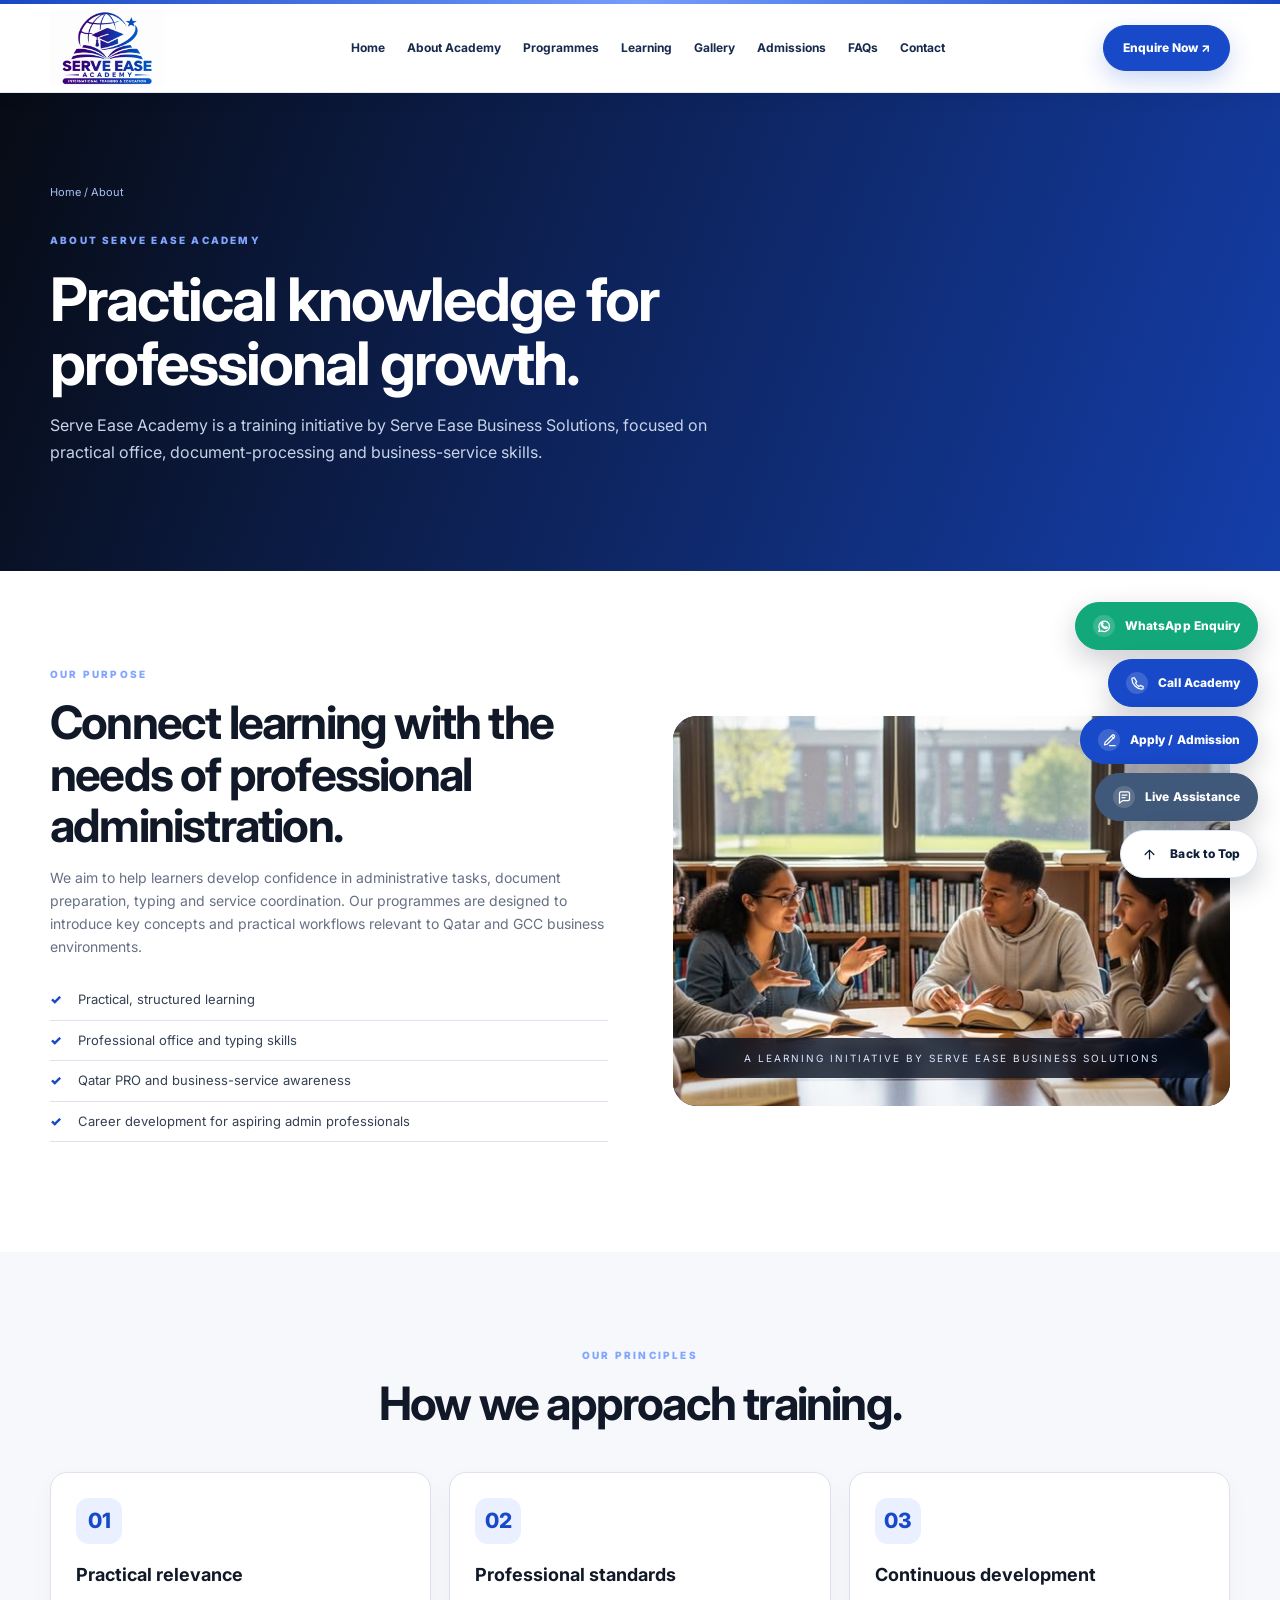
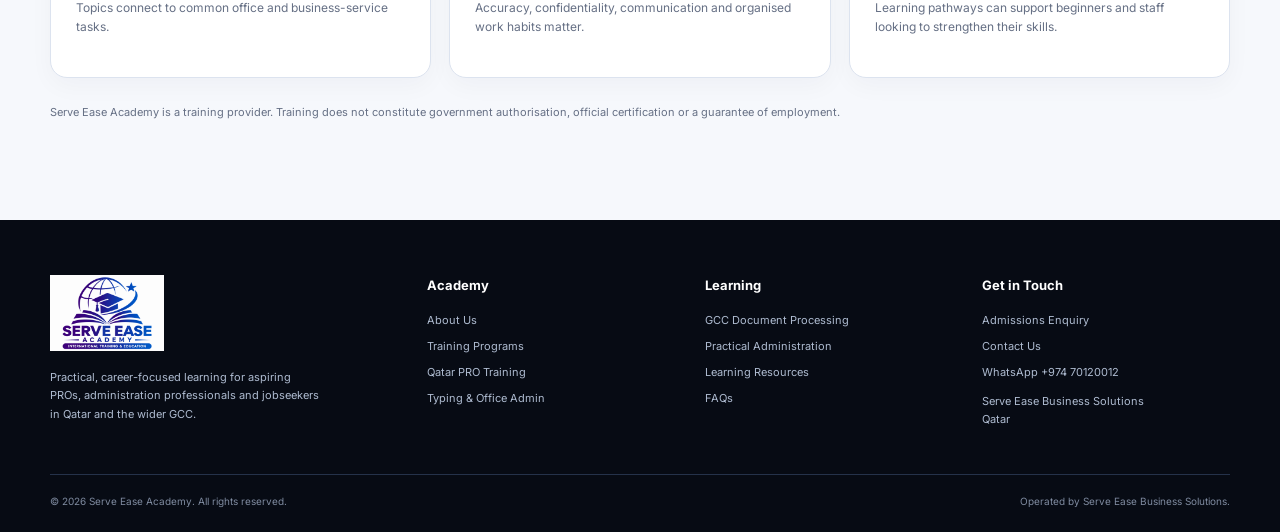
<file: about.html>
<!doctype html><html lang="en"><head><meta charset="utf-8"><meta name="viewport" content="width=device-width,initial-scale=1"><title>About | Serve Ease Academy</title><meta name="description" content="About Serve Ease Academy, a professional training initiative by Serve Ease Business Solutions."><meta name="theme-color" content="#070B14"><link rel="preconnect" href="https://fonts.googleapis.com"><link rel="preconnect" href="https://fonts.gstatic.com" crossorigin><link href="https://fonts.googleapis.com/css2?family=Inter:wght@400;500;600;700;800&display=swap" rel="stylesheet"><link rel="stylesheet" href="styles.css"></head><body id="top"><div class="cursor-glow" aria-hidden="true"></div><div class="loader page-loader" aria-label="Loading"><div class="round-loader" role="status" aria-label="Loading"></div></div><div class="topline"></div><header class="nav"><div class="wrap navin"><a class="brand" href="index.html"><img class="brandlogo" src="assets/serve-ease-academy-logo.png" alt="Serve Ease Academy — International Training & Education"></a><button class="menu" aria-label="Open menu">☰</button><nav class="navlinks"><a href="index.html">Home</a><a href="about.html">About Academy</a><a href="programs.html">Programmes</a><a href="learning.html">Learning</a><a href="gallery.html">Gallery</a><a href="admissions.html">Admissions</a><a href="faq.html">FAQs</a><a href="contact.html">Contact</a></nav><a class="navbtn" href="admissions.html">Enquire Now ↗</a></div></header><main><section class="pagehero"><div class="wrap"><div class="crumb"><a href="index.html">Home</a> / About</div><span class="eyebrow">About Serve Ease Academy</span><h1>Practical knowledge for professional growth.</h1><p>Serve Ease Academy is a training initiative by Serve Ease Business Solutions, focused on practical office, document-processing and business-service skills.</p></div></section><section class="section"><div class="wrap split"><div><span class="eyebrow">Our purpose</span><h2>Connect learning with the needs of professional administration.</h2><p>We aim to help learners develop confidence in administrative tasks, document preparation, typing and service coordination. Our programmes are designed to introduce key concepts and practical workflows relevant to Qatar and GCC business environments.</p><ul class="ticks"><li>Practical, structured learning</li><li>Professional office and typing skills</li><li>Qatar PRO and business-service awareness</li><li>Career development for aspiring admin professionals</li></ul></div><div class="visual visual-photo"><img src="assets/photos/about-2.jpg" alt="Learners collaborating in a classroom"><div class="visualcaption">A learning initiative by Serve Ease Business Solutions</div></div></div></section><section class="section soft"><div class="wrap"><div class="head center"><span class="eyebrow">Our principles</span><h2>How we approach training.</h2></div><div class="grid3"><div class="card"><div class="cardicon">01</div><h3>Practical relevance</h3><p>Topics connect to common office and business-service tasks.</p></div><div class="card"><div class="cardicon">02</div><h3>Professional standards</h3><p>Accuracy, confidentiality, communication and organised work habits matter.</p></div><div class="card"><div class="cardicon">03</div><h3>Continuous development</h3><p>Learning pathways can support beginners and staff looking to strengthen their skills.</p></div></div><p style="font-size:11px;color:var(--muted);margin-top:25px">Serve Ease Academy is a training provider. Training does not constitute government authorisation, official certification or a guarantee of employment.</p></div></section></main><footer class="footer"><div class="wrap"><div class="footgrid"><div><div class="brand"><img class="brandlogo" src="assets/serve-ease-academy-logo.png" alt="Serve Ease Academy — International Training & Education"></div><p style="max-width:270px;margin-top:17px">Practical, career-focused learning for aspiring PROs, administration professionals and jobseekers in Qatar and the wider GCC.</p></div><div><h4>Academy</h4><a href="about.html">About Us</a><a href="programs.html">Training Programs</a><a href="qatar-pro.html">Qatar PRO Training</a><a href="typing.html">Typing & Office Admin</a></div><div><h4>Learning</h4><a href="gcc-pro.html">GCC Document Processing</a><a href="practical-admin.html">Practical Administration</a><a href="learning.html">Learning Resources</a><a href="faq.html">FAQs</a></div><div><h4>Get in Touch</h4><a href="admissions.html">Admissions Enquiry</a><a href="contact.html">Contact Us</a><a href="https://wa.me/97470120012" target="_blank" rel="noopener">WhatsApp +974 70120012</a><p>Serve Ease Business Solutions<br>Qatar</p></div></div><div class="copyright"><span>© 2026 Serve Ease Academy. All rights reserved.</span><span>Operated by Serve Ease Business Solutions.</span></div></div></footer><div class="float" aria-label="Quick contact links">
<a class="float-whatsapp" href="https://wa.me/97470120012" target="_blank" rel="noopener"><span class="fi"><svg viewBox="0 0 24 24" aria-hidden="true"><path d="M20 11.5a8.5 8.5 0 0 1-12.7 7.4L3 20l1.1-4A8.5 8.5 0 1 1 20 11.5Z"/><path d="M8.5 8.5c.4 2.5 2.5 4.6 5 5l1.2-1.2 2 1c-.3 1.5-1.3 2.2-2.8 2-3.7-.7-6.5-3.5-7.2-7.2-.2-1.5.5-2.5 2-2.8l1 2Z"/></svg></span> WhatsApp Enquiry</a>
<a class="float-call" href="tel:+97470120012"><span class="fi"><svg viewBox="0 0 24 24" aria-hidden="true"><path d="M7 3H4.8A1.8 1.8 0 0 0 3 5c.5 8.7 7.3 15.5 16 16a1.8 1.8 0 0 0 2-1.8V17l-4.5-2-2 2a14 14 0 0 1-5.7-5.7l2-2L7 3Z"/></svg></span> Call Academy</a>
<a class="float-apply" href="admissions.html"><span class="fi"><svg viewBox="0 0 24 24" aria-hidden="true"><path d="M12 20h9"/><path d="M16.5 3.5a2.1 2.1 0 0 1 3 3L8 18l-4 1 1-4Z"/><path d="m15 5 4 4"/></svg></span> Apply / Admission</a>
<a class="float-assist" href="contact.html"><span class="fi"><svg viewBox="0 0 24 24" aria-hidden="true"><path d="M4 5.5A2.5 2.5 0 0 1 6.5 3h11A2.5 2.5 0 0 1 20 5.5v9a2.5 2.5 0 0 1-2.5 2.5H9l-5 4Z"/><path d="M8 8h8M8 12h5"/></svg></span> Live Assistance</a>
<a class="float-top" href="#top"><span class="fi"><svg viewBox="0 0 24 24" aria-hidden="true"><path d="m5 12 7-7 7 7M12 5v14"/></svg></span> Back to Top</a>
</div><script src="site.js"></script></body></html>
</file>
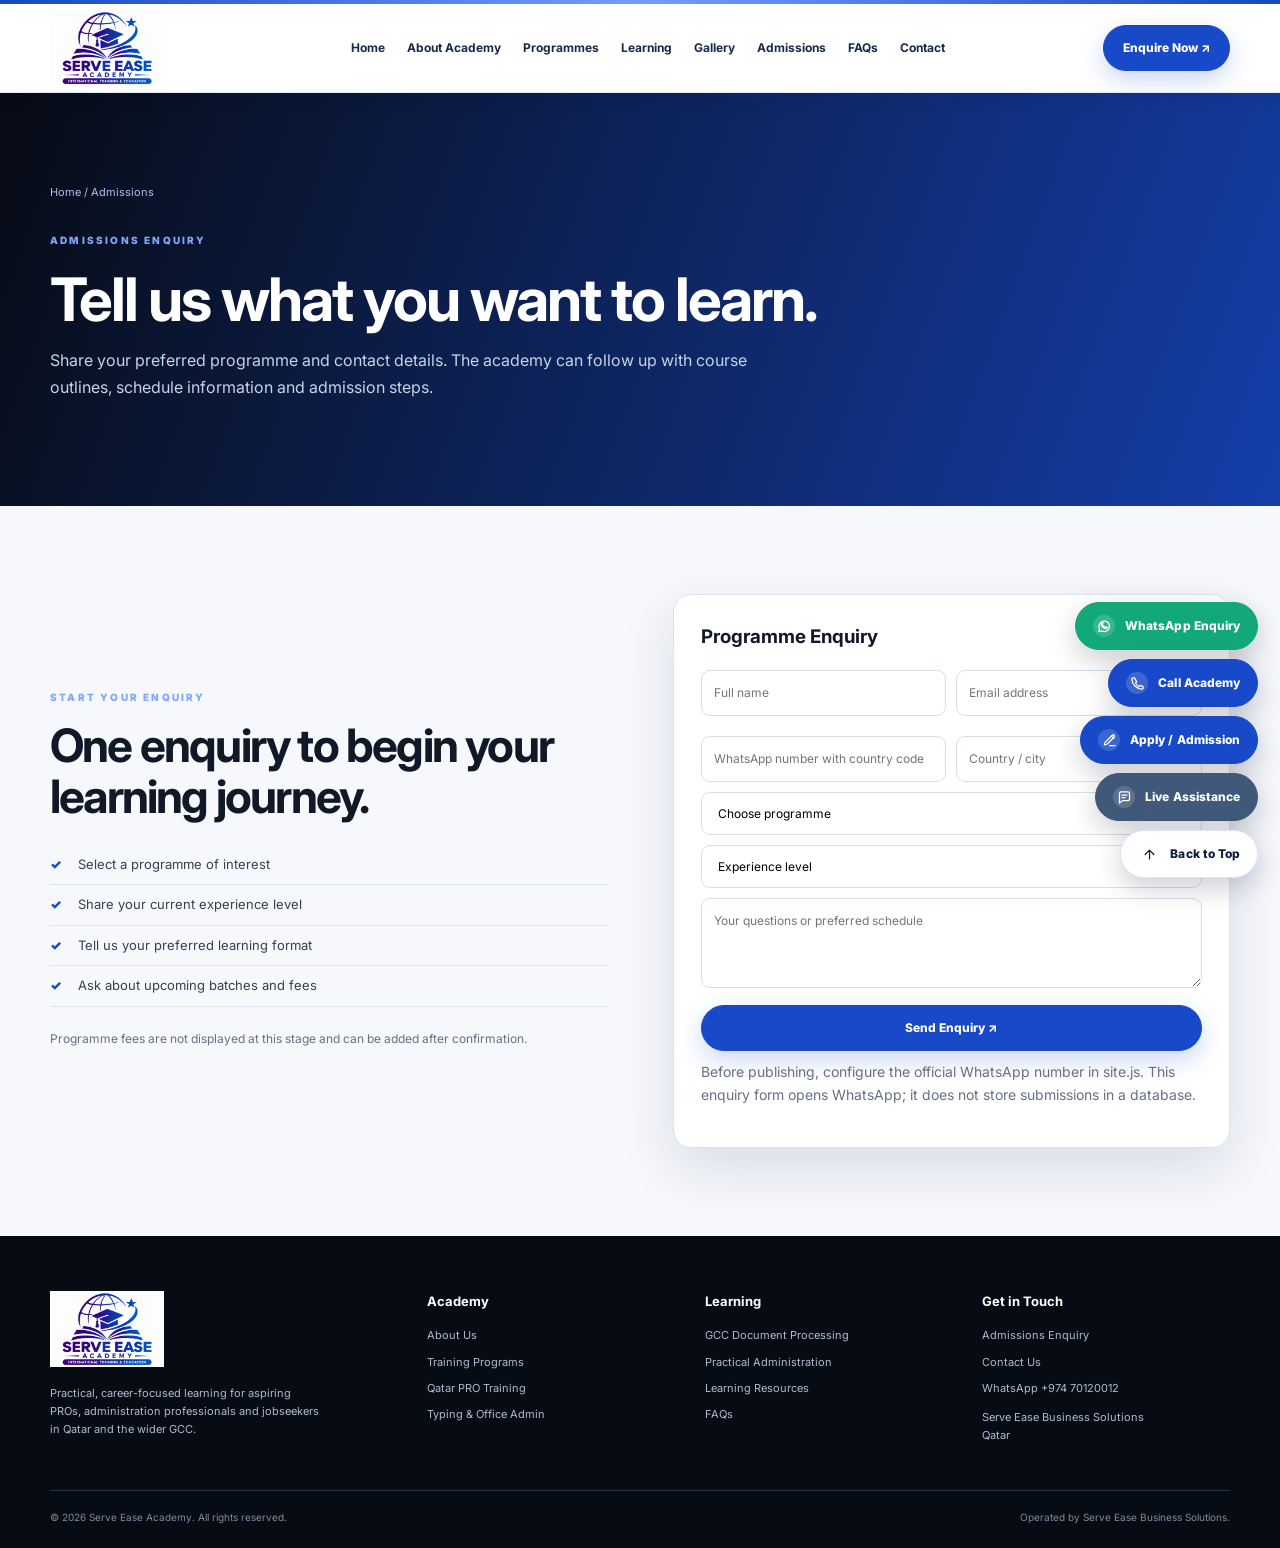
<file: admissions.html>
<!doctype html><html lang="en"><head><meta charset="utf-8"><meta name="viewport" content="width=device-width,initial-scale=1"><title>Admissions | Serve Ease Academy</title><meta name="description" content="Enquire about Serve Ease Academy professional training programmes."><meta name="theme-color" content="#070B14"><link rel="preconnect" href="https://fonts.googleapis.com"><link rel="preconnect" href="https://fonts.gstatic.com" crossorigin><link href="https://fonts.googleapis.com/css2?family=Inter:wght@400;500;600;700;800&display=swap" rel="stylesheet"><link rel="stylesheet" href="styles.css"></head><body id="top"><div class="cursor-glow" aria-hidden="true"></div><div class="loader page-loader" aria-label="Loading"><div class="round-loader" role="status" aria-label="Loading"></div></div><div class="topline"></div><header class="nav"><div class="wrap navin"><a class="brand" href="index.html"><img class="brandlogo" src="assets/serve-ease-academy-logo.png" alt="Serve Ease Academy — International Training & Education"></a><button class="menu" aria-label="Open menu">☰</button><nav class="navlinks"><a href="index.html">Home</a><a href="about.html">About Academy</a><a href="programs.html">Programmes</a><a href="learning.html">Learning</a><a href="gallery.html">Gallery</a><a href="admissions.html">Admissions</a><a href="faq.html">FAQs</a><a href="contact.html">Contact</a></nav><a class="navbtn" href="admissions.html">Enquire Now ↗</a></div></header><main><section class="pagehero"><div class="wrap"><div class="crumb"><a href="index.html">Home</a> / Admissions</div><span class="eyebrow">Admissions enquiry</span><h1>Tell us what you want to learn.</h1><p>Share your preferred programme and contact details. The academy can follow up with course outlines, schedule information and admission steps.</p></div></section><section class="section soft"><div class="wrap split"><div><span class="eyebrow">Start your enquiry</span><h2>One enquiry to begin your learning journey.</h2><ul class="ticks"><li>Select a programme of interest</li><li>Share your current experience level</li><li>Tell us your preferred learning format</li><li>Ask about upcoming batches and fees</li></ul><p style="font-size:12px;color:var(--muted)">Programme fees are not displayed at this stage and can be added after confirmation.</p></div><form class="formbox" data-enquiry><h3>Programme Enquiry</h3><div class="formgrid"><input name="name" placeholder="Full name" required><input name="email" type="email" placeholder="Email address"><input name="phone" placeholder="WhatsApp number with country code" required><input name="country" placeholder="Country / city"></div><select name="course"><option value="">Choose programme</option><option>Qatar PRO & Government Services</option><option>GCC Document Processing & PRO</option><option>Professional Typing & Office Administration</option><option>Practical PRO & Admin Training</option></select><select name="level"><option value="">Experience level</option><option>Beginner</option><option>Some experience</option><option>Working professional</option></select><textarea name="message" placeholder="Your questions or preferred schedule"></textarea><button class="btn" type="submit">Send Enquiry ↗</button><p class="note">Before publishing, configure the official WhatsApp number in site.js. This enquiry form opens WhatsApp; it does not store submissions in a database.</p></form></div></section></main><footer class="footer"><div class="wrap"><div class="footgrid"><div><div class="brand"><img class="brandlogo" src="assets/serve-ease-academy-logo.png" alt="Serve Ease Academy — International Training & Education"></div><p style="max-width:270px;margin-top:17px">Practical, career-focused learning for aspiring PROs, administration professionals and jobseekers in Qatar and the wider GCC.</p></div><div><h4>Academy</h4><a href="about.html">About Us</a><a href="programs.html">Training Programs</a><a href="qatar-pro.html">Qatar PRO Training</a><a href="typing.html">Typing & Office Admin</a></div><div><h4>Learning</h4><a href="gcc-pro.html">GCC Document Processing</a><a href="practical-admin.html">Practical Administration</a><a href="learning.html">Learning Resources</a><a href="faq.html">FAQs</a></div><div><h4>Get in Touch</h4><a href="admissions.html">Admissions Enquiry</a><a href="contact.html">Contact Us</a><a href="https://wa.me/97470120012" target="_blank" rel="noopener">WhatsApp +974 70120012</a><p>Serve Ease Business Solutions<br>Qatar</p></div></div><div class="copyright"><span>© 2026 Serve Ease Academy. All rights reserved.</span><span>Operated by Serve Ease Business Solutions.</span></div></div></footer><div class="float" aria-label="Quick contact links">
<a class="float-whatsapp" href="https://wa.me/97470120012" target="_blank" rel="noopener"><span class="fi"><svg viewBox="0 0 24 24" aria-hidden="true"><path d="M20 11.5a8.5 8.5 0 0 1-12.7 7.4L3 20l1.1-4A8.5 8.5 0 1 1 20 11.5Z"/><path d="M8.5 8.5c.4 2.5 2.5 4.6 5 5l1.2-1.2 2 1c-.3 1.5-1.3 2.2-2.8 2-3.7-.7-6.5-3.5-7.2-7.2-.2-1.5.5-2.5 2-2.8l1 2Z"/></svg></span> WhatsApp Enquiry</a>
<a class="float-call" href="tel:+97470120012"><span class="fi"><svg viewBox="0 0 24 24" aria-hidden="true"><path d="M7 3H4.8A1.8 1.8 0 0 0 3 5c.5 8.7 7.3 15.5 16 16a1.8 1.8 0 0 0 2-1.8V17l-4.5-2-2 2a14 14 0 0 1-5.7-5.7l2-2L7 3Z"/></svg></span> Call Academy</a>
<a class="float-apply" href="admissions.html"><span class="fi"><svg viewBox="0 0 24 24" aria-hidden="true"><path d="M12 20h9"/><path d="M16.5 3.5a2.1 2.1 0 0 1 3 3L8 18l-4 1 1-4Z"/><path d="m15 5 4 4"/></svg></span> Apply / Admission</a>
<a class="float-assist" href="contact.html"><span class="fi"><svg viewBox="0 0 24 24" aria-hidden="true"><path d="M4 5.5A2.5 2.5 0 0 1 6.5 3h11A2.5 2.5 0 0 1 20 5.5v9a2.5 2.5 0 0 1-2.5 2.5H9l-5 4Z"/><path d="M8 8h8M8 12h5"/></svg></span> Live Assistance</a>
<a class="float-top" href="#top"><span class="fi"><svg viewBox="0 0 24 24" aria-hidden="true"><path d="m5 12 7-7 7 7M12 5v14"/></svg></span> Back to Top</a>
</div><script src="site.js"></script></body></html>
</file>
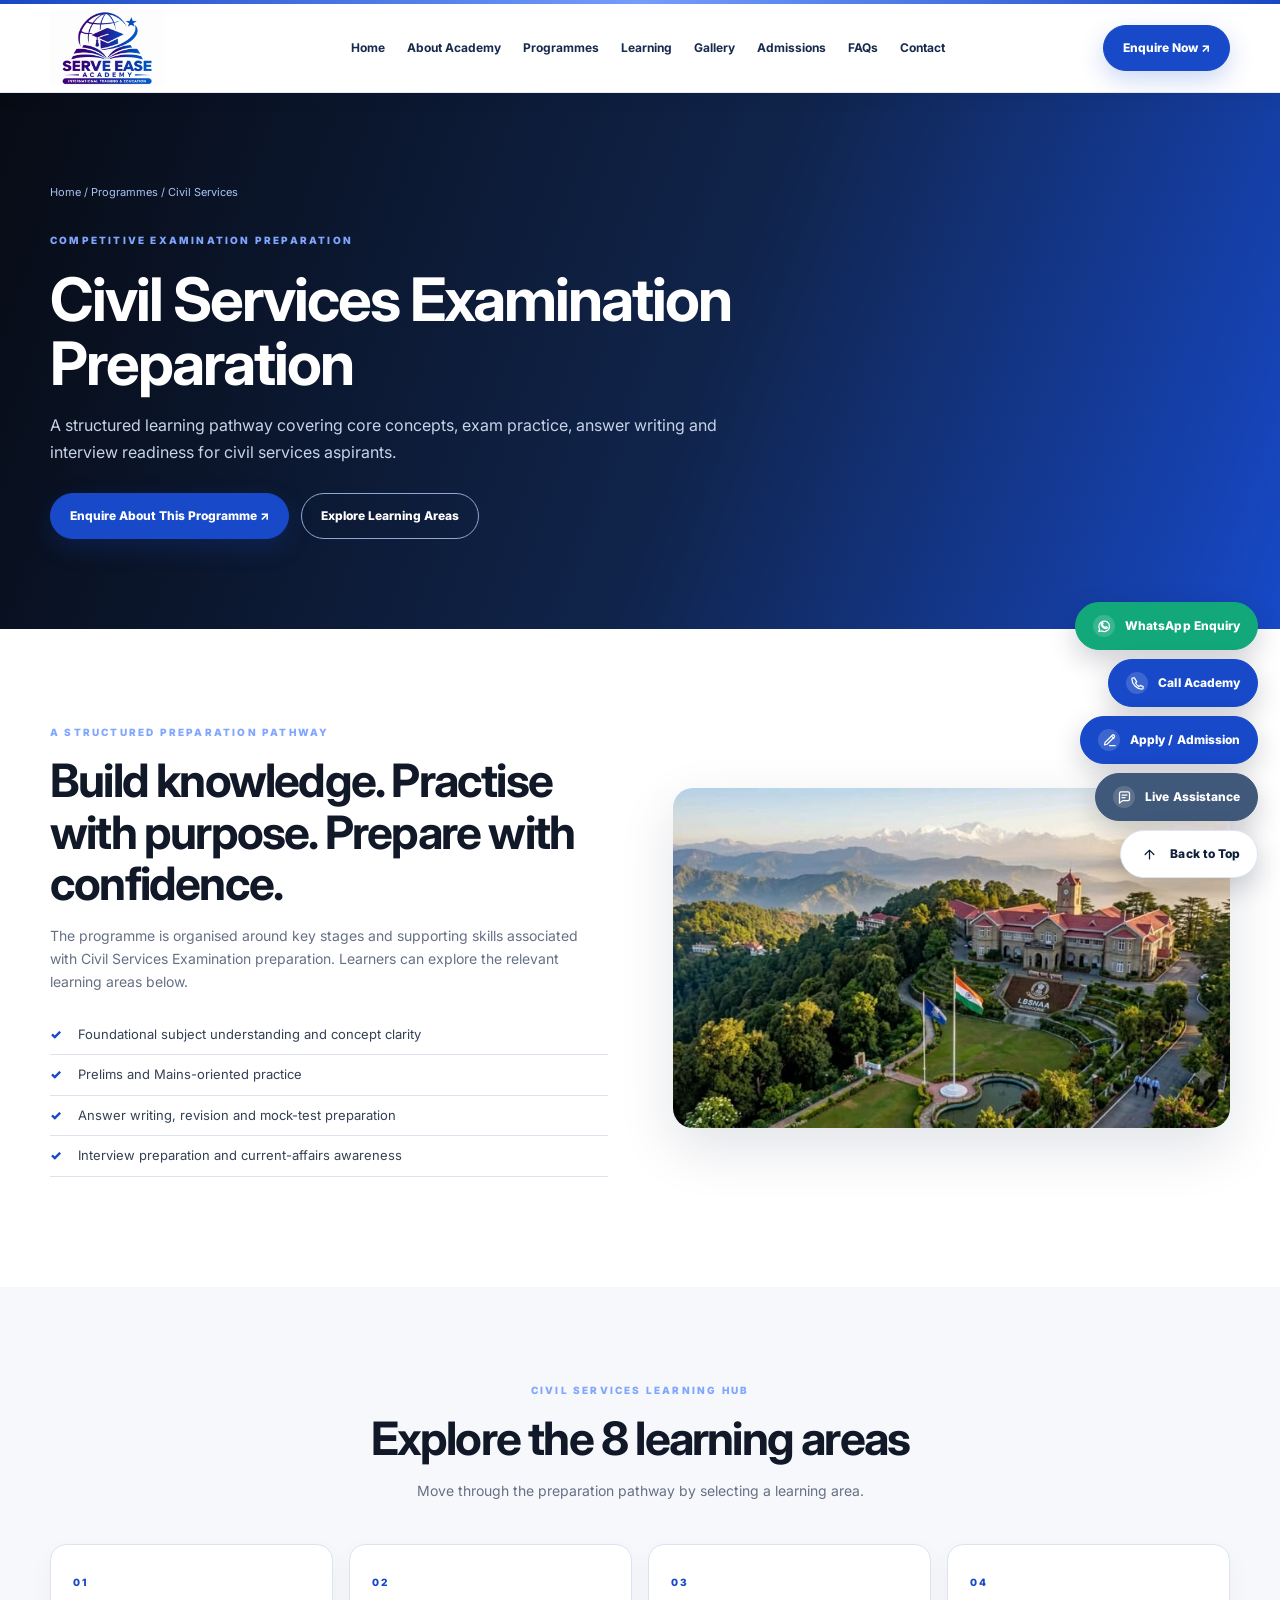
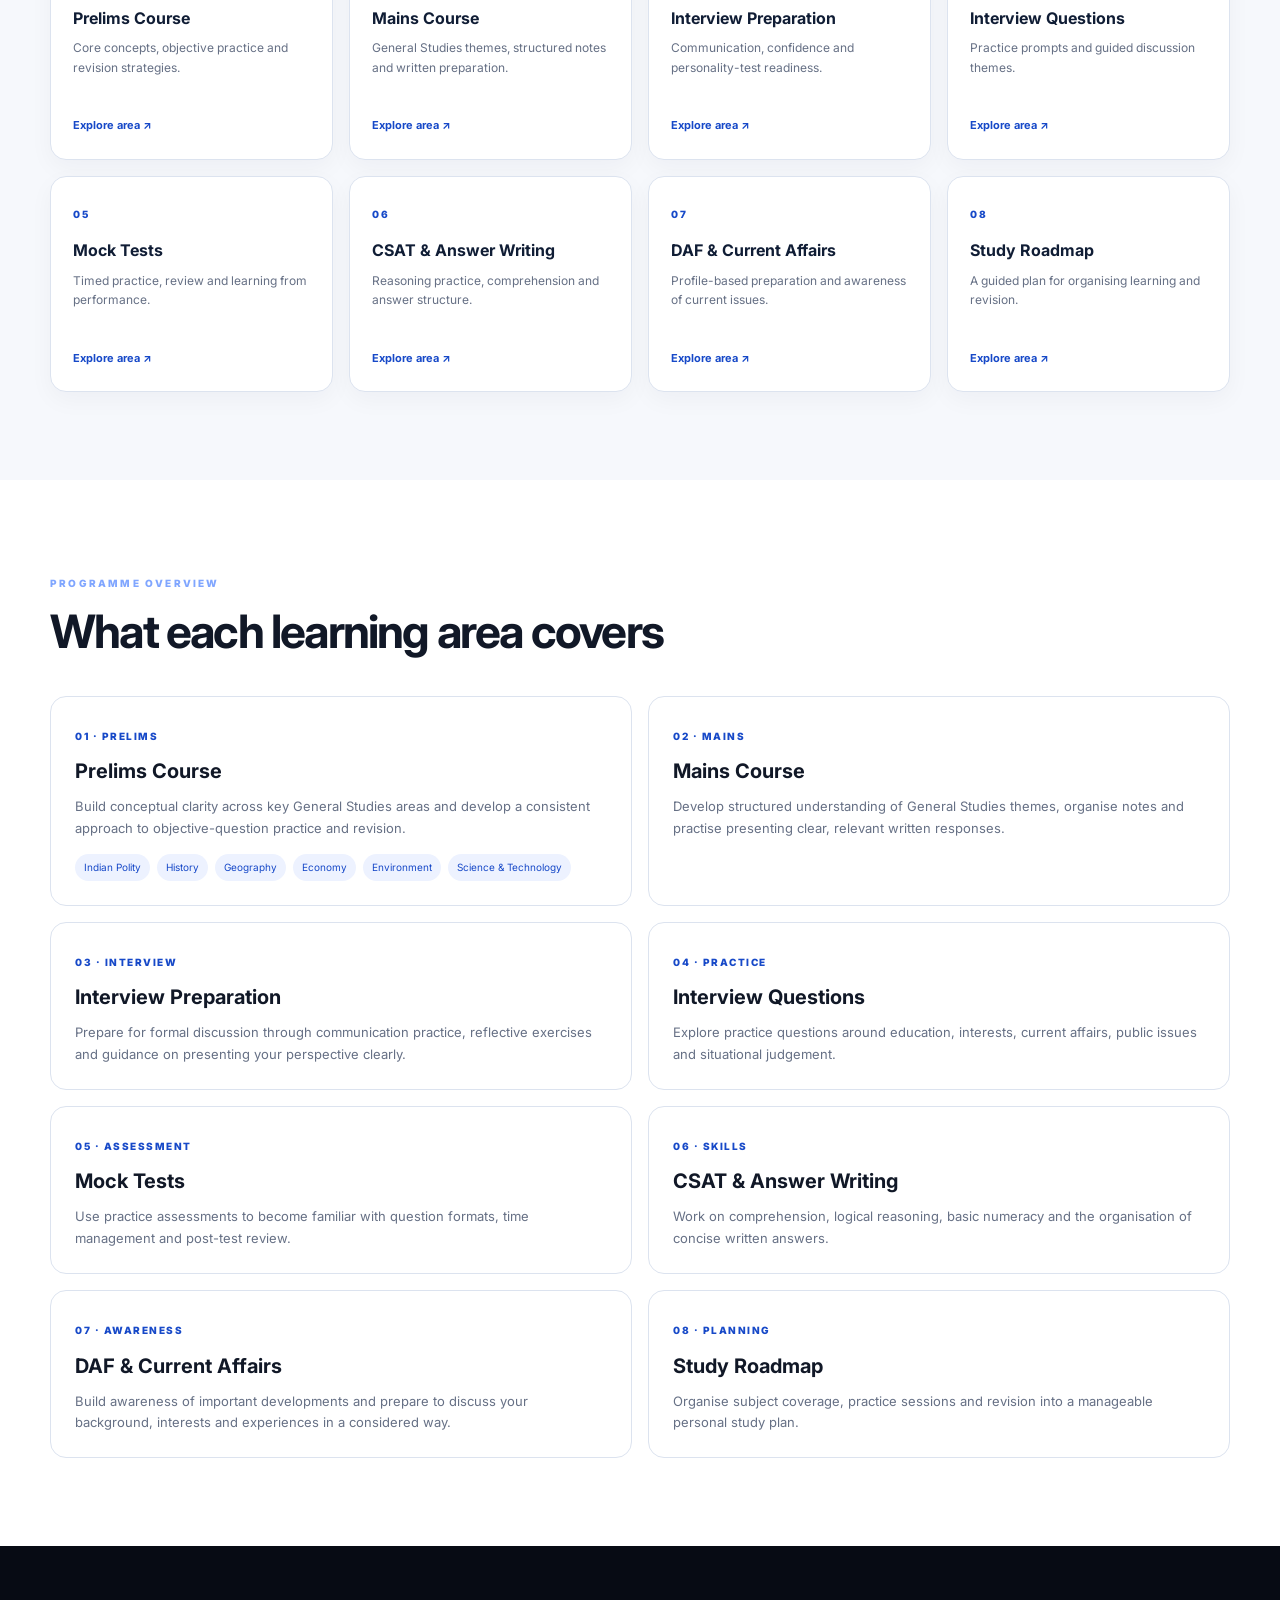
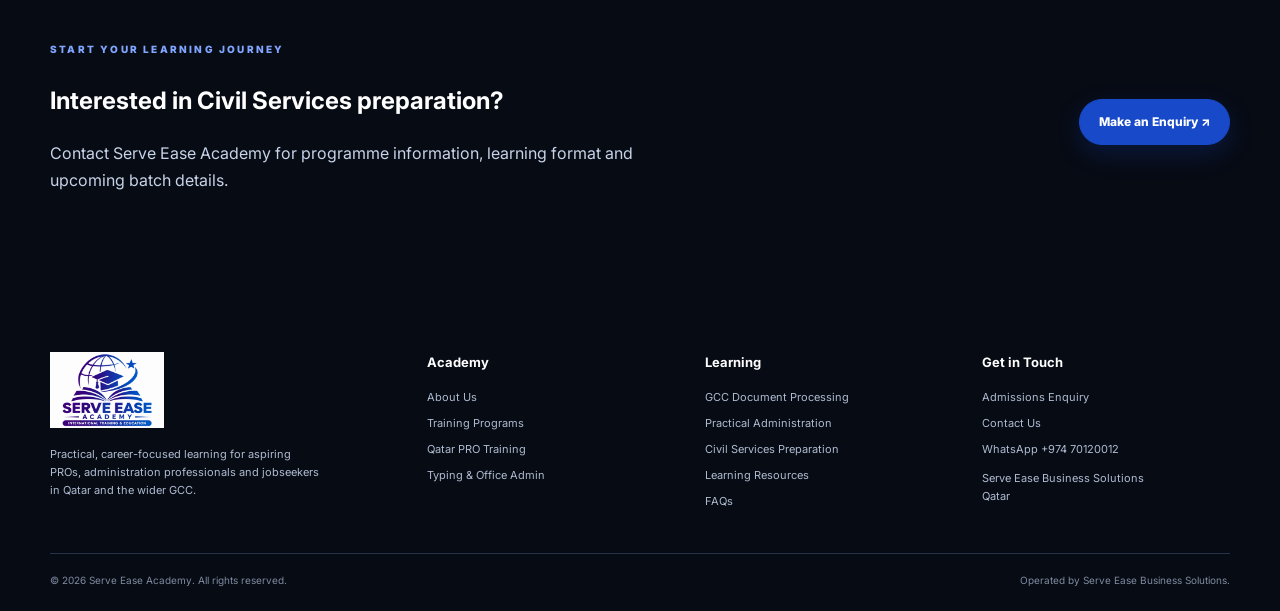
<file: civil-services.html>
<!doctype html><html lang="en"><head><meta charset="utf-8"><meta name="viewport" content="width=device-width,initial-scale=1"><title>Civil Services Preparation | Serve Ease Academy</title><meta name="description" content="Explore Serve Ease Academy professional training programmes."><meta name="theme-color" content="#070B14"><link rel="preconnect" href="https://fonts.googleapis.com"><link rel="preconnect" href="https://fonts.gstatic.com" crossorigin><link href="https://fonts.googleapis.com/css2?family=Inter:wght@400;500;600;700;800&display=swap" rel="stylesheet"><link rel="stylesheet" href="styles.css"></head><body id="top"><div class="cursor-glow" aria-hidden="true"></div><div class="loader page-loader" aria-label="Loading"><div class="round-loader" role="status" aria-label="Loading"></div></div><div class="topline"></div><header class="nav"><div class="wrap navin"><a class="brand" href="index.html"><img class="brandlogo" src="assets/serve-ease-academy-logo.png" alt="Serve Ease Academy — International Training & Education"></a><button class="menu" aria-label="Open menu">☰</button><nav class="navlinks"><a href="index.html">Home</a><a href="about.html">About Academy</a><a href="programs.html">Programmes</a><a href="learning.html">Learning</a><a href="gallery.html">Gallery</a><a href="admissions.html">Admissions</a><a href="faq.html">FAQs</a><a href="contact.html">Contact</a></nav><a class="navbtn" href="admissions.html">Enquire Now ↗</a></div></header><main>
<section class="pagehero civil-hero"><div class="wrap"><div class="crumb"><a href="index.html">Home</a> / <a href="programs.html">Programmes</a> / Civil Services</div><span class="eyebrow">Competitive examination preparation</span><h1>Civil Services Examination Preparation</h1><p>A structured learning pathway covering core concepts, exam practice, answer writing and interview readiness for civil services aspirants.</p><div class="actions"><a class="btn" href="admissions.html">Enquire About This Programme ↗</a><a class="btn ghost" href="#learning-areas">Explore Learning Areas</a></div></div></section>
<section class="section"><div class="wrap split civil-intro"><div><span class="eyebrow">A structured preparation pathway</span><h2>Build knowledge. Practise with purpose. Prepare with confidence.</h2><p>The programme is organised around key stages and supporting skills associated with Civil Services Examination preparation. Learners can explore the relevant learning areas below.</p><ul class="ticks"><li>Foundational subject understanding and concept clarity</li><li>Prelims and Mains-oriented practice</li><li>Answer writing, revision and mock-test preparation</li><li>Interview preparation and current-affairs awareness</li></ul></div><img class="civil-feature" src="assets/photos/course-upsc.jpg" alt="Campus and learning environment for civil services aspirants"></div></section>
<section class="section soft" id="learning-areas"><div class="wrap"><div class="head center"><span class="eyebrow">Civil Services learning hub</span><h2>Explore the 8 learning areas</h2><p>Move through the preparation pathway by selecting a learning area.</p></div><div class="civil-grid">
<a class="civil-card" href="#prelims"><span>01</span><h3>Prelims Course</h3><p>Core concepts, objective practice and revision strategies.</p><b>Explore area ↗</b></a>
<a class="civil-card" href="#mains"><span>02</span><h3>Mains Course</h3><p>General Studies themes, structured notes and written preparation.</p><b>Explore area ↗</b></a>
<a class="civil-card" href="#interview"><span>03</span><h3>Interview Preparation</h3><p>Communication, confidence and personality-test readiness.</p><b>Explore area ↗</b></a>
<a class="civil-card" href="#questions"><span>04</span><h3>Interview Questions</h3><p>Practice prompts and guided discussion themes.</p><b>Explore area ↗</b></a>
<a class="civil-card" href="#mock-tests"><span>05</span><h3>Mock Tests</h3><p>Timed practice, review and learning from performance.</p><b>Explore area ↗</b></a>
<a class="civil-card" href="#csat"><span>06</span><h3>CSAT & Answer Writing</h3><p>Reasoning practice, comprehension and answer structure.</p><b>Explore area ↗</b></a>
<a class="civil-card" href="#current-affairs"><span>07</span><h3>DAF & Current Affairs</h3><p>Profile-based preparation and awareness of current issues.</p><b>Explore area ↗</b></a>
<a class="civil-card" href="#roadmap"><span>08</span><h3>Study Roadmap</h3><p>A guided plan for organising learning and revision.</p><b>Explore area ↗</b></a>
</div></div></section>
<section class="section"><div class="wrap"><div class="head"><span class="eyebrow">Programme overview</span><h2>What each learning area covers</h2></div>
<div class="civil-detail-list">
<article id="prelims" class="civil-detail"><span>01 · PRELIMS</span><h3>Prelims Course</h3><p>Build conceptual clarity across key General Studies areas and develop a consistent approach to objective-question practice and revision.</p><div class="tagrow"><i>Indian Polity</i><i>History</i><i>Geography</i><i>Economy</i><i>Environment</i><i>Science & Technology</i></div></article>
<article id="mains" class="civil-detail"><span>02 · MAINS</span><h3>Mains Course</h3><p>Develop structured understanding of General Studies themes, organise notes and practise presenting clear, relevant written responses.</p></article>
<article id="interview" class="civil-detail"><span>03 · INTERVIEW</span><h3>Interview Preparation</h3><p>Prepare for formal discussion through communication practice, reflective exercises and guidance on presenting your perspective clearly.</p></article>
<article id="questions" class="civil-detail"><span>04 · PRACTICE</span><h3>Interview Questions</h3><p>Explore practice questions around education, interests, current affairs, public issues and situational judgement.</p></article>
<article id="mock-tests" class="civil-detail"><span>05 · ASSESSMENT</span><h3>Mock Tests</h3><p>Use practice assessments to become familiar with question formats, time management and post-test review.</p></article>
<article id="csat" class="civil-detail"><span>06 · SKILLS</span><h3>CSAT & Answer Writing</h3><p>Work on comprehension, logical reasoning, basic numeracy and the organisation of concise written answers.</p></article>
<article id="current-affairs" class="civil-detail"><span>07 · AWARENESS</span><h3>DAF & Current Affairs</h3><p>Build awareness of important developments and prepare to discuss your background, interests and experiences in a considered way.</p></article>
<article id="roadmap" class="civil-detail"><span>08 · PLANNING</span><h3>Study Roadmap</h3><p>Organise subject coverage, practice sessions and revision into a manageable personal study plan.</p></article>
</div></div></section>
<section class="section dark"><div class="wrap civil-cta"><div><span class="eyebrow">Start your learning journey</span><h2>Interested in Civil Services preparation?</h2><p>Contact Serve Ease Academy for programme information, learning format and upcoming batch details.</p></div><a class="btn" href="admissions.html">Make an Enquiry ↗</a></div></section>
</main><footer class="footer"><div class="wrap"><div class="footgrid"><div><div class="brand"><img class="brandlogo" src="assets/serve-ease-academy-logo.png" alt="Serve Ease Academy — International Training & Education"></div><p style="max-width:270px;margin-top:17px">Practical, career-focused learning for aspiring PROs, administration professionals and jobseekers in Qatar and the wider GCC.</p></div><div><h4>Academy</h4><a href="about.html">About Us</a><a href="programs.html">Training Programs</a><a href="qatar-pro.html">Qatar PRO Training</a><a href="typing.html">Typing & Office Admin</a></div><div><h4>Learning</h4><a href="gcc-pro.html">GCC Document Processing</a><a href="practical-admin.html">Practical Administration</a><a href="civil-services.html">Civil Services Preparation</a><a href="learning.html">Learning Resources</a><a href="faq.html">FAQs</a></div><div><h4>Get in Touch</h4><a href="admissions.html">Admissions Enquiry</a><a href="contact.html">Contact Us</a><a href="https://wa.me/97470120012" target="_blank" rel="noopener">WhatsApp +974 70120012</a><p>Serve Ease Business Solutions<br>Qatar</p></div></div><div class="copyright"><span>© 2026 Serve Ease Academy. All rights reserved.</span><span>Operated by Serve Ease Business Solutions.</span></div></div></footer><div class="float" aria-label="Quick contact links">
<a class="float-whatsapp" href="https://wa.me/97470120012" target="_blank" rel="noopener"><span class="fi"><svg viewBox="0 0 24 24" aria-hidden="true"><path d="M20 11.5a8.5 8.5 0 0 1-12.7 7.4L3 20l1.1-4A8.5 8.5 0 1 1 20 11.5Z"/><path d="M8.5 8.5c.4 2.5 2.5 4.6 5 5l1.2-1.2 2 1c-.3 1.5-1.3 2.2-2.8 2-3.7-.7-6.5-3.5-7.2-7.2-.2-1.5.5-2.5 2-2.8l1 2Z"/></svg></span> WhatsApp Enquiry</a>
<a class="float-call" href="tel:+97470120012"><span class="fi"><svg viewBox="0 0 24 24" aria-hidden="true"><path d="M7 3H4.8A1.8 1.8 0 0 0 3 5c.5 8.7 7.3 15.5 16 16a1.8 1.8 0 0 0 2-1.8V17l-4.5-2-2 2a14 14 0 0 1-5.7-5.7l2-2L7 3Z"/></svg></span> Call Academy</a>
<a class="float-apply" href="admissions.html"><span class="fi"><svg viewBox="0 0 24 24" aria-hidden="true"><path d="M12 20h9"/><path d="M16.5 3.5a2.1 2.1 0 0 1 3 3L8 18l-4 1 1-4Z"/><path d="m15 5 4 4"/></svg></span> Apply / Admission</a>
<a class="float-assist" href="contact.html"><span class="fi"><svg viewBox="0 0 24 24" aria-hidden="true"><path d="M4 5.5A2.5 2.5 0 0 1 6.5 3h11A2.5 2.5 0 0 1 20 5.5v9a2.5 2.5 0 0 1-2.5 2.5H9l-5 4Z"/><path d="M8 8h8M8 12h5"/></svg></span> Live Assistance</a>
<a class="float-top" href="#top"><span class="fi"><svg viewBox="0 0 24 24" aria-hidden="true"><path d="m5 12 7-7 7 7M12 5v14"/></svg></span> Back to Top</a>
</div><script src="site.js"></script></body></html>
</file>
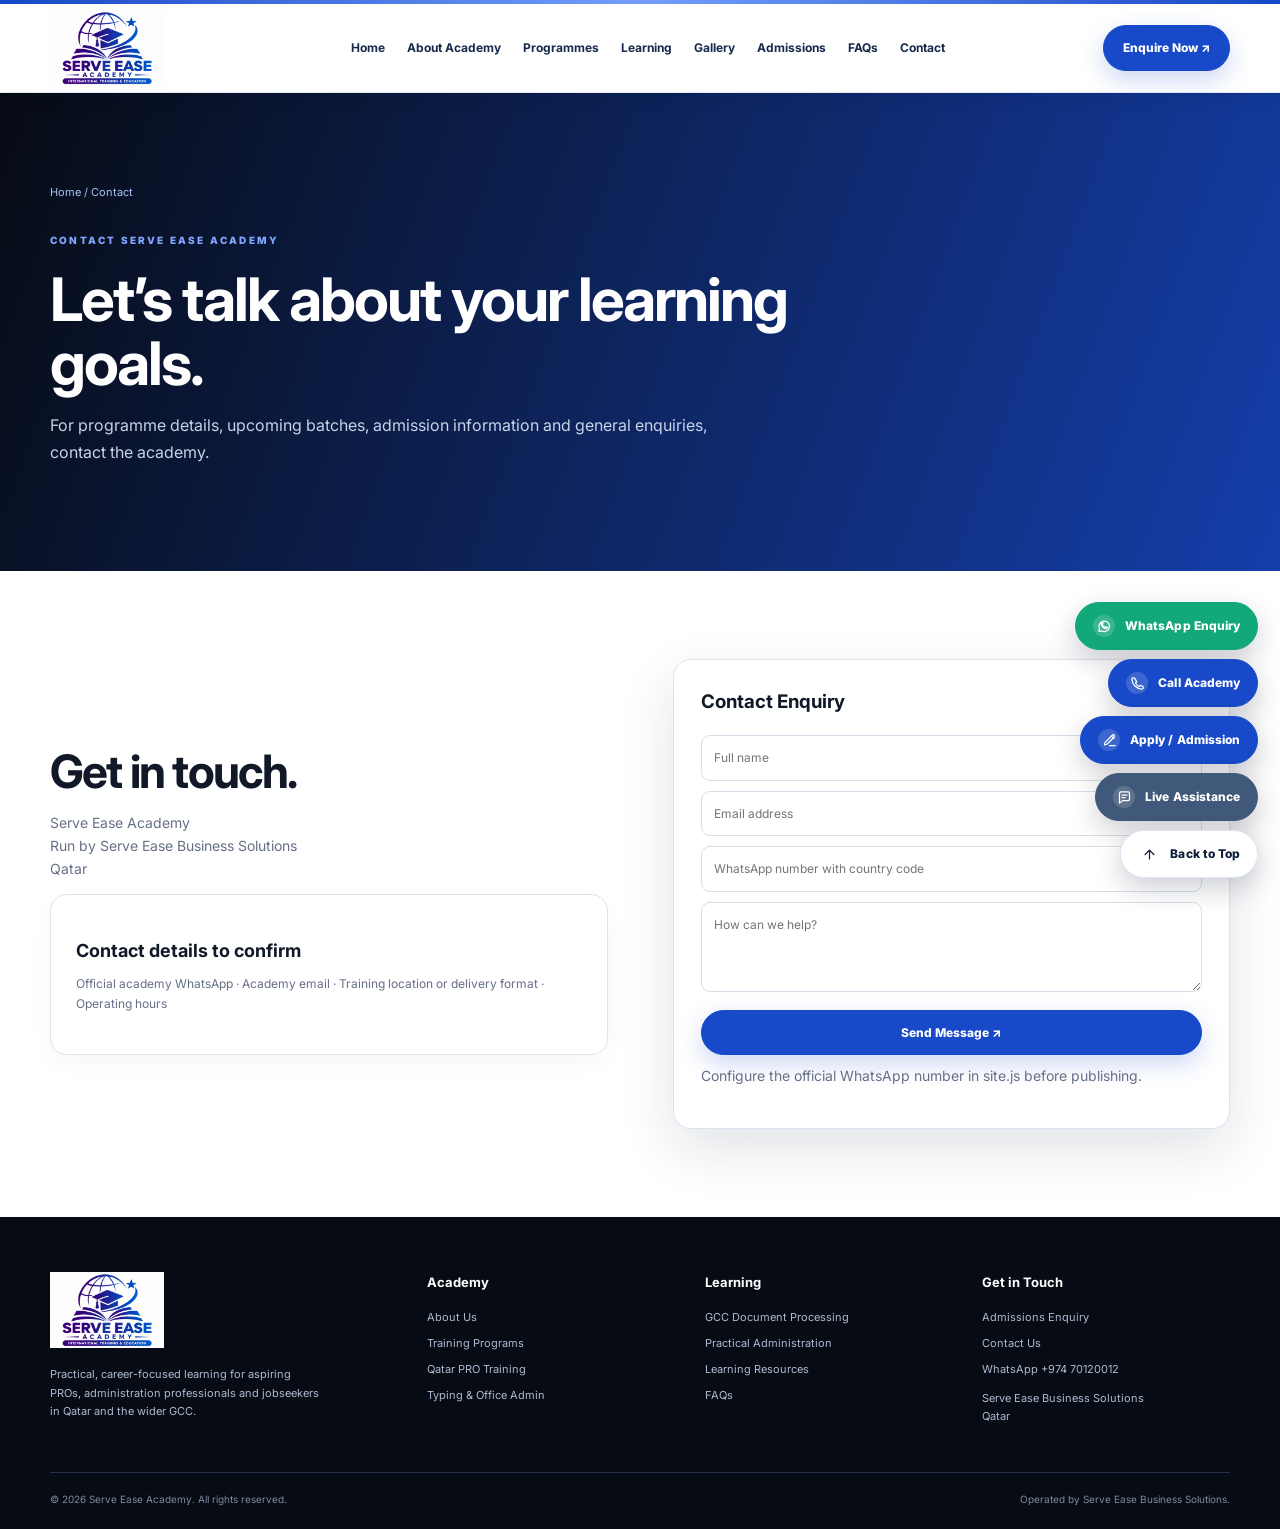
<file: contact.html>
<!doctype html><html lang="en"><head><meta charset="utf-8"><meta name="viewport" content="width=device-width,initial-scale=1"><title>Contact | Serve Ease Academy</title><meta name="description" content="Contact Serve Ease Academy for professional training enquiries."><meta name="theme-color" content="#070B14"><link rel="preconnect" href="https://fonts.googleapis.com"><link rel="preconnect" href="https://fonts.gstatic.com" crossorigin><link href="https://fonts.googleapis.com/css2?family=Inter:wght@400;500;600;700;800&display=swap" rel="stylesheet"><link rel="stylesheet" href="styles.css"></head><body id="top"><div class="cursor-glow" aria-hidden="true"></div><div class="loader page-loader" aria-label="Loading"><div class="round-loader" role="status" aria-label="Loading"></div></div><div class="topline"></div><header class="nav"><div class="wrap navin"><a class="brand" href="index.html"><img class="brandlogo" src="assets/serve-ease-academy-logo.png" alt="Serve Ease Academy — International Training & Education"></a><button class="menu" aria-label="Open menu">☰</button><nav class="navlinks"><a href="index.html">Home</a><a href="about.html">About Academy</a><a href="programs.html">Programmes</a><a href="learning.html">Learning</a><a href="gallery.html">Gallery</a><a href="admissions.html">Admissions</a><a href="faq.html">FAQs</a><a href="contact.html">Contact</a></nav><a class="navbtn" href="admissions.html">Enquire Now ↗</a></div></header><main><section class="pagehero"><div class="wrap"><div class="crumb"><a href="index.html">Home</a> / Contact</div><span class="eyebrow">Contact Serve Ease Academy</span><h1>Let’s talk about your learning goals.</h1><p>For programme details, upcoming batches, admission information and general enquiries, contact the academy.</p></div></section><section class="section"><div class="wrap split"><div><h2>Get in touch.</h2><p>Serve Ease Academy<br>Run by Serve Ease Business Solutions<br>Qatar</p><div class="card"><h3>Contact details to confirm</h3><p>Official academy WhatsApp · Academy email · Training location or delivery format · Operating hours</p></div></div><form class="formbox" data-enquiry><h3>Contact Enquiry</h3><input name="name" placeholder="Full name" required><input name="email" type="email" placeholder="Email address"><input name="phone" placeholder="WhatsApp number with country code" required><textarea name="message" placeholder="How can we help?"></textarea><button class="btn" type="submit">Send Message ↗</button><p class="note">Configure the official WhatsApp number in site.js before publishing.</p></form></div></section></main><footer class="footer"><div class="wrap"><div class="footgrid"><div><div class="brand"><img class="brandlogo" src="assets/serve-ease-academy-logo.png" alt="Serve Ease Academy — International Training & Education"></div><p style="max-width:270px;margin-top:17px">Practical, career-focused learning for aspiring PROs, administration professionals and jobseekers in Qatar and the wider GCC.</p></div><div><h4>Academy</h4><a href="about.html">About Us</a><a href="programs.html">Training Programs</a><a href="qatar-pro.html">Qatar PRO Training</a><a href="typing.html">Typing & Office Admin</a></div><div><h4>Learning</h4><a href="gcc-pro.html">GCC Document Processing</a><a href="practical-admin.html">Practical Administration</a><a href="learning.html">Learning Resources</a><a href="faq.html">FAQs</a></div><div><h4>Get in Touch</h4><a href="admissions.html">Admissions Enquiry</a><a href="contact.html">Contact Us</a><a href="https://wa.me/97470120012" target="_blank" rel="noopener">WhatsApp +974 70120012</a><p>Serve Ease Business Solutions<br>Qatar</p></div></div><div class="copyright"><span>© 2026 Serve Ease Academy. All rights reserved.</span><span>Operated by Serve Ease Business Solutions.</span></div></div></footer><div class="float" aria-label="Quick contact links">
<a class="float-whatsapp" href="https://wa.me/97470120012" target="_blank" rel="noopener"><span class="fi"><svg viewBox="0 0 24 24" aria-hidden="true"><path d="M20 11.5a8.5 8.5 0 0 1-12.7 7.4L3 20l1.1-4A8.5 8.5 0 1 1 20 11.5Z"/><path d="M8.5 8.5c.4 2.5 2.5 4.6 5 5l1.2-1.2 2 1c-.3 1.5-1.3 2.2-2.8 2-3.7-.7-6.5-3.5-7.2-7.2-.2-1.5.5-2.5 2-2.8l1 2Z"/></svg></span> WhatsApp Enquiry</a>
<a class="float-call" href="tel:+97470120012"><span class="fi"><svg viewBox="0 0 24 24" aria-hidden="true"><path d="M7 3H4.8A1.8 1.8 0 0 0 3 5c.5 8.7 7.3 15.5 16 16a1.8 1.8 0 0 0 2-1.8V17l-4.5-2-2 2a14 14 0 0 1-5.7-5.7l2-2L7 3Z"/></svg></span> Call Academy</a>
<a class="float-apply" href="admissions.html"><span class="fi"><svg viewBox="0 0 24 24" aria-hidden="true"><path d="M12 20h9"/><path d="M16.5 3.5a2.1 2.1 0 0 1 3 3L8 18l-4 1 1-4Z"/><path d="m15 5 4 4"/></svg></span> Apply / Admission</a>
<a class="float-assist" href="contact.html"><span class="fi"><svg viewBox="0 0 24 24" aria-hidden="true"><path d="M4 5.5A2.5 2.5 0 0 1 6.5 3h11A2.5 2.5 0 0 1 20 5.5v9a2.5 2.5 0 0 1-2.5 2.5H9l-5 4Z"/><path d="M8 8h8M8 12h5"/></svg></span> Live Assistance</a>
<a class="float-top" href="#top"><span class="fi"><svg viewBox="0 0 24 24" aria-hidden="true"><path d="m5 12 7-7 7 7M12 5v14"/></svg></span> Back to Top</a>
</div><script src="site.js"></script></body></html>
</file>
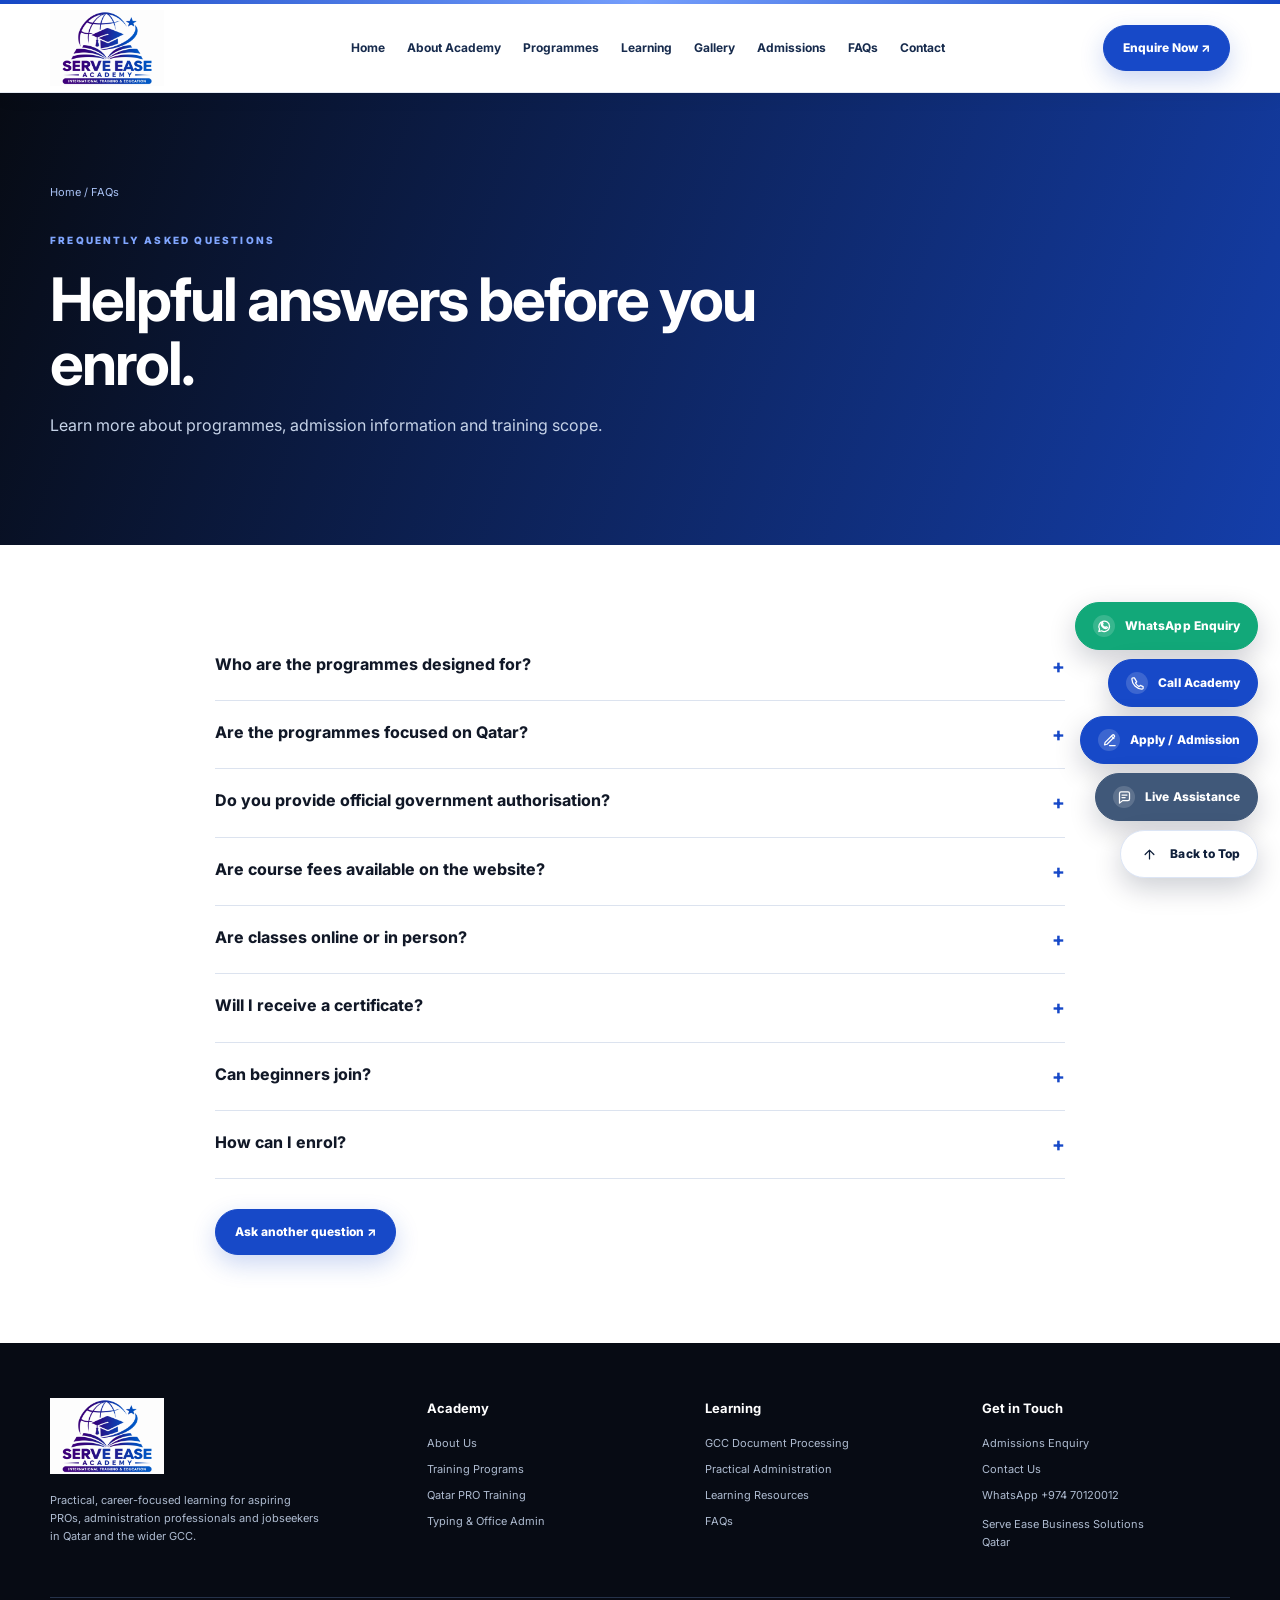
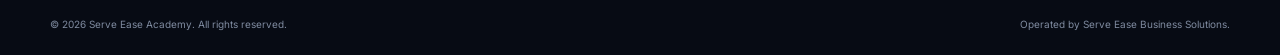
<file: faq.html>
<!doctype html><html lang="en"><head><meta charset="utf-8"><meta name="viewport" content="width=device-width,initial-scale=1"><title>FAQs | Serve Ease Academy</title><meta name="description" content="Frequently asked questions about Serve Ease Academy training programmes."><meta name="theme-color" content="#070B14"><link rel="preconnect" href="https://fonts.googleapis.com"><link rel="preconnect" href="https://fonts.gstatic.com" crossorigin><link href="https://fonts.googleapis.com/css2?family=Inter:wght@400;500;600;700;800&display=swap" rel="stylesheet"><link rel="stylesheet" href="styles.css"></head><body id="top"><div class="cursor-glow" aria-hidden="true"></div><div class="loader page-loader" aria-label="Loading"><div class="round-loader" role="status" aria-label="Loading"></div></div><div class="topline"></div><header class="nav"><div class="wrap navin"><a class="brand" href="index.html"><img class="brandlogo" src="assets/serve-ease-academy-logo.png" alt="Serve Ease Academy — International Training & Education"></a><button class="menu" aria-label="Open menu">☰</button><nav class="navlinks"><a href="index.html">Home</a><a href="about.html">About Academy</a><a href="programs.html">Programmes</a><a href="learning.html">Learning</a><a href="gallery.html">Gallery</a><a href="admissions.html">Admissions</a><a href="faq.html">FAQs</a><a href="contact.html">Contact</a></nav><a class="navbtn" href="admissions.html">Enquire Now ↗</a></div></header><main><section class="pagehero"><div class="wrap"><div class="crumb"><a href="index.html">Home</a> / FAQs</div><span class="eyebrow">Frequently asked questions</span><h1>Helpful answers before you enrol.</h1><p>Learn more about programmes, admission information and training scope.</p></div></section><section class="section"><div class="wrap" style="max-width:850px"><div class="faq"><button>Who are the programmes designed for?<span>+</span></button><p>The programmes are intended for aspiring PROs, administration staff, jobseekers and professionals who want to strengthen relevant office and business-service skills.</p></div><div class="faq"><button>Are the programmes focused on Qatar?<span>+</span></button><p>The Qatar PRO & Government Services programme is Qatar-focused. Other programmes cover document processing and professional administration concepts relevant to wider GCC contexts.</p></div><div class="faq"><button>Do you provide official government authorisation?<span>+</span></button><p>No. Serve Ease Academy provides training and educational guidance. It is not a government authority and does not grant official access, licences, approvals or authorisation.</p></div><div class="faq"><button>Are course fees available on the website?<span>+</span></button><p>Fees are intentionally not displayed yet. Contact the academy for current programme and admission information.</p></div><div class="faq"><button>Are classes online or in person?<span>+</span></button><p>The available delivery format and upcoming batch schedule should be confirmed with the academy before enrolment.</p></div><div class="faq"><button>Will I receive a certificate?<span>+</span></button><p>Certificate availability, issuing criteria and recognition status must be confirmed by the academy for each programme. Do not assume government accreditation.</p></div><div class="faq"><button>Can beginners join?<span>+</span></button><p>Programme suitability depends on the selected course. Share your current experience level in the admissions enquiry so the academy can guide you.</p></div><div class="faq"><button>How can I enrol?<span>+</span></button><p>Submit the admissions enquiry form or contact the academy directly. The team can share the latest programme outline and next steps.</p></div><div style="margin-top:30px"><a class="btn" href="contact.html">Ask another question ↗</a></div></div></section></main><footer class="footer"><div class="wrap"><div class="footgrid"><div><div class="brand"><img class="brandlogo" src="assets/serve-ease-academy-logo.png" alt="Serve Ease Academy — International Training & Education"></div><p style="max-width:270px;margin-top:17px">Practical, career-focused learning for aspiring PROs, administration professionals and jobseekers in Qatar and the wider GCC.</p></div><div><h4>Academy</h4><a href="about.html">About Us</a><a href="programs.html">Training Programs</a><a href="qatar-pro.html">Qatar PRO Training</a><a href="typing.html">Typing & Office Admin</a></div><div><h4>Learning</h4><a href="gcc-pro.html">GCC Document Processing</a><a href="practical-admin.html">Practical Administration</a><a href="learning.html">Learning Resources</a><a href="faq.html">FAQs</a></div><div><h4>Get in Touch</h4><a href="admissions.html">Admissions Enquiry</a><a href="contact.html">Contact Us</a><a href="https://wa.me/97470120012" target="_blank" rel="noopener">WhatsApp +974 70120012</a><p>Serve Ease Business Solutions<br>Qatar</p></div></div><div class="copyright"><span>© 2026 Serve Ease Academy. All rights reserved.</span><span>Operated by Serve Ease Business Solutions.</span></div></div></footer><div class="float" aria-label="Quick contact links">
<a class="float-whatsapp" href="https://wa.me/97470120012" target="_blank" rel="noopener"><span class="fi"><svg viewBox="0 0 24 24" aria-hidden="true"><path d="M20 11.5a8.5 8.5 0 0 1-12.7 7.4L3 20l1.1-4A8.5 8.5 0 1 1 20 11.5Z"/><path d="M8.5 8.5c.4 2.5 2.5 4.6 5 5l1.2-1.2 2 1c-.3 1.5-1.3 2.2-2.8 2-3.7-.7-6.5-3.5-7.2-7.2-.2-1.5.5-2.5 2-2.8l1 2Z"/></svg></span> WhatsApp Enquiry</a>
<a class="float-call" href="tel:+97470120012"><span class="fi"><svg viewBox="0 0 24 24" aria-hidden="true"><path d="M7 3H4.8A1.8 1.8 0 0 0 3 5c.5 8.7 7.3 15.5 16 16a1.8 1.8 0 0 0 2-1.8V17l-4.5-2-2 2a14 14 0 0 1-5.7-5.7l2-2L7 3Z"/></svg></span> Call Academy</a>
<a class="float-apply" href="admissions.html"><span class="fi"><svg viewBox="0 0 24 24" aria-hidden="true"><path d="M12 20h9"/><path d="M16.5 3.5a2.1 2.1 0 0 1 3 3L8 18l-4 1 1-4Z"/><path d="m15 5 4 4"/></svg></span> Apply / Admission</a>
<a class="float-assist" href="contact.html"><span class="fi"><svg viewBox="0 0 24 24" aria-hidden="true"><path d="M4 5.5A2.5 2.5 0 0 1 6.5 3h11A2.5 2.5 0 0 1 20 5.5v9a2.5 2.5 0 0 1-2.5 2.5H9l-5 4Z"/><path d="M8 8h8M8 12h5"/></svg></span> Live Assistance</a>
<a class="float-top" href="#top"><span class="fi"><svg viewBox="0 0 24 24" aria-hidden="true"><path d="m5 12 7-7 7 7M12 5v14"/></svg></span> Back to Top</a>
</div><script src="site.js"></script></body></html>
</file>
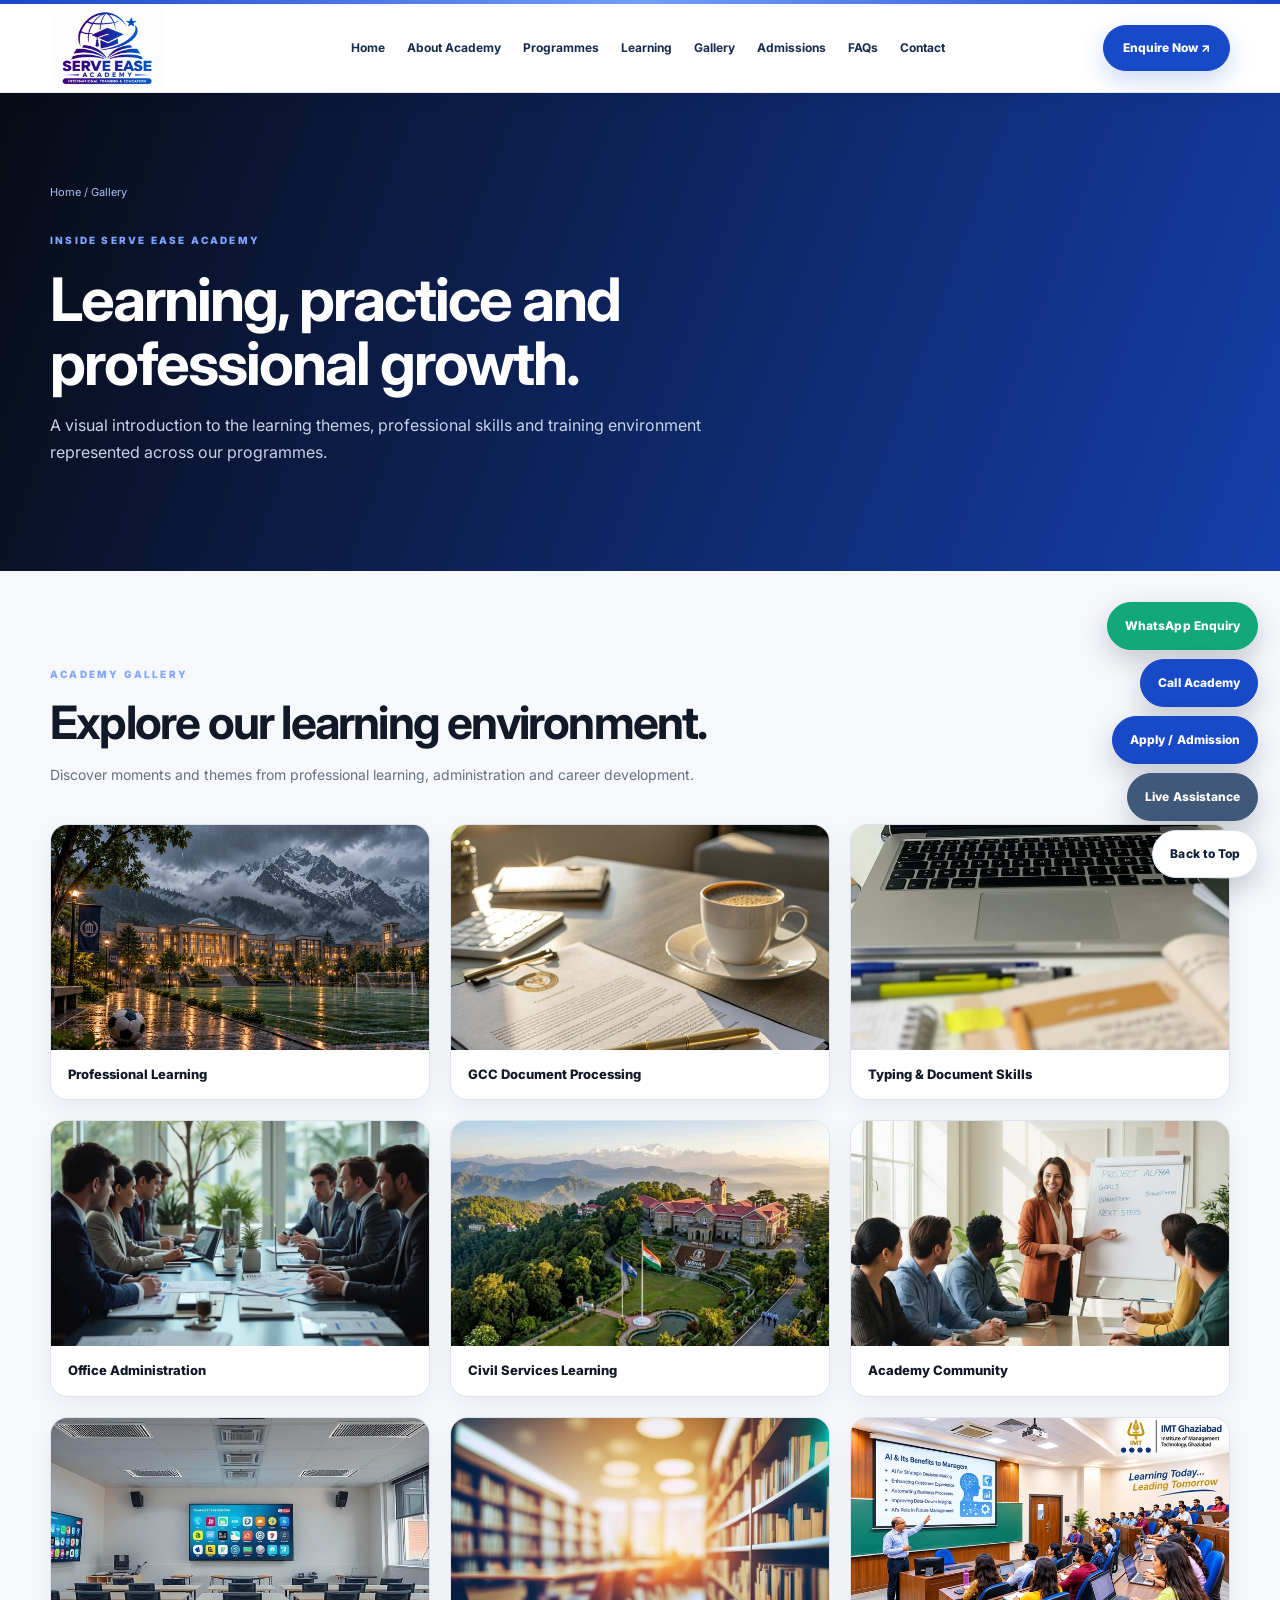
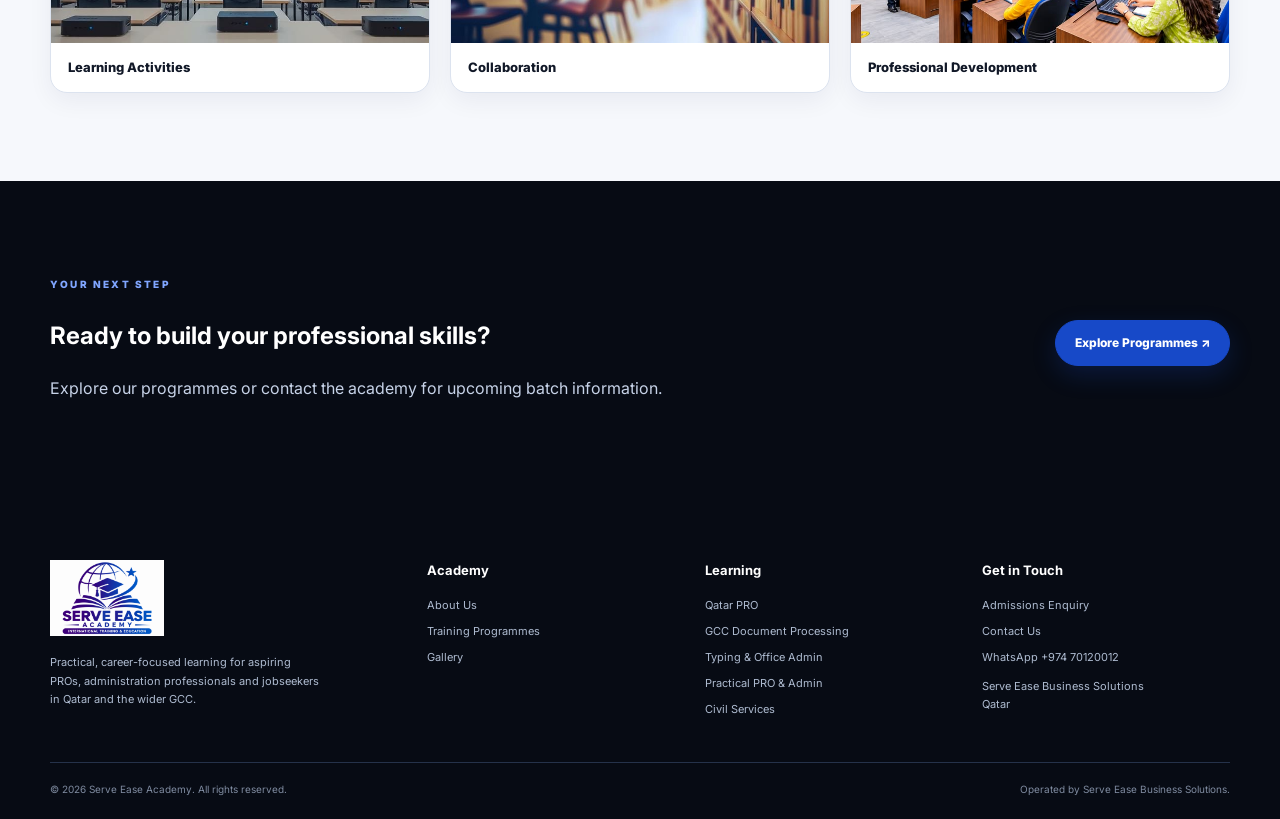
<file: gallery.html>
<!doctype html>
<html lang="en"><head><meta charset="utf-8"><meta name="viewport" content="width=device-width,initial-scale=1"><title>Gallery | Serve Ease Academy</title><meta name="description" content="Explore the learning, training and academy environment at Serve Ease Academy."><meta name="theme-color" content="#070B14"><link rel="preconnect" href="https://fonts.googleapis.com"><link rel="preconnect" href="https://fonts.gstatic.com" crossorigin><link href="https://fonts.googleapis.com/css2?family=Inter:wght@400;500;600;700;800&display=swap" rel="stylesheet"><link rel="stylesheet" href="styles.css"></head>
<body id="top"><div class="cursor-glow" aria-hidden="true"></div><div class="loader page-loader" aria-label="Loading"><div class="round-loader" role="status" aria-label="Loading"></div></div><div class="topline"></div>
<header class="nav"><div class="wrap navin"><a class="brand" href="index.html"><img class="brandlogo" src="assets/serve-ease-academy-logo.png" alt="Serve Ease Academy — International Training & Education"></a><button class="menu" aria-label="Open menu">☰</button><nav class="navlinks"><a href="index.html">Home</a><a href="about.html">About Academy</a><a href="programs.html">Programmes</a><a href="learning.html">Learning</a><a href="gallery.html">Gallery</a><a href="admissions.html">Admissions</a><a href="faq.html">FAQs</a><a href="contact.html">Contact</a></nav><a class="navbtn" href="admissions.html">Enquire Now ↗</a></div></header>
<main><section class="pagehero"><div class="wrap"><div class="crumb"><a href="index.html">Home</a> / Gallery</div><span class="eyebrow">Inside Serve Ease Academy</span><h1>Learning, practice and professional growth.</h1><p>A visual introduction to the learning themes, professional skills and training environment represented across our programmes.</p></div></section>
<section class="section soft"><div class="wrap"><div class="head"><span class="eyebrow">Academy gallery</span><h2>Explore our learning environment.</h2><p>Discover moments and themes from professional learning, administration and career development.</p></div><div class="gallery-grid">
<figure><img src="assets/photos/hero-bg.jpg" alt="Professional learning environment"><figcaption>Professional Learning</figcaption></figure>
<figure><img src="assets/photos/course-gcc.jpg" alt="GCC document processing and professional support"><figcaption>GCC Document Processing</figcaption></figure>
<figure><img src="assets/photos/course-translation.jpg" alt="Typing and document preparation"><figcaption>Typing & Document Skills</figcaption></figure>
<figure><img src="assets/photos/course-hr.jpg" alt="Office and administration training"><figcaption>Office Administration</figcaption></figure>
<figure><img src="assets/photos/course-upsc.jpg" alt="Civil services learning"><figcaption>Civil Services Learning</figcaption></figure>
<figure><img src="assets/photos/about-1.jpg" alt="Academy and community learning"><figcaption>Academy Community</figcaption></figure>
<figure><img src="assets/photos/gallery-1.jpg" alt="Learning activity"><figcaption>Learning Activities</figcaption></figure>
<figure><img src="assets/photos/gallery-2.jpg" alt="Training and collaboration"><figcaption>Collaboration</figcaption></figure>
<figure><img src="assets/photos/gallery-3.jpg" alt="Professional development"><figcaption>Professional Development</figcaption></figure>
</div></div></section><section class="section dark"><div class="wrap civil-cta"><div><span class="eyebrow">Your next step</span><h2>Ready to build your professional skills?</h2><p>Explore our programmes or contact the academy for upcoming batch information.</p></div><a class="btn" href="programs.html">Explore Programmes ↗</a></div></section></main>
<footer class="footer"><div class="wrap"><div class="footgrid"><div><div class="brand"><img class="brandlogo" src="assets/serve-ease-academy-logo.png" alt="Serve Ease Academy"></div><p style="max-width:270px;margin-top:17px">Practical, career-focused learning for aspiring PROs, administration professionals and jobseekers in Qatar and the wider GCC.</p></div><div><h4>Academy</h4><a href="about.html">About Us</a><a href="programs.html">Training Programmes</a><a href="gallery.html">Gallery</a></div><div><h4>Learning</h4><a href="qatar-pro.html">Qatar PRO</a><a href="gcc-pro.html">GCC Document Processing</a><a href="typing.html">Typing & Office Admin</a><a href="practical-admin.html">Practical PRO & Admin</a><a href="civil-services.html">Civil Services</a></div><div><h4>Get in Touch</h4><a href="admissions.html">Admissions Enquiry</a><a href="contact.html">Contact Us</a><a href="https://wa.me/97470120012" target="_blank" rel="noopener">WhatsApp +974 70120012</a><p>Serve Ease Business Solutions<br>Qatar</p></div></div><div class="copyright"><span>© 2026 Serve Ease Academy. All rights reserved.</span><span>Operated by Serve Ease Business Solutions.</span></div></div></footer>
<div class="float" aria-label="Quick contact links"><a class="float-whatsapp" href="https://wa.me/97470120012" target="_blank" rel="noopener">WhatsApp Enquiry</a><a class="float-call" href="tel:+97470120012">Call Academy</a><a class="float-apply" href="admissions.html">Apply / Admission</a><a class="float-assist" href="contact.html">Live Assistance</a><a class="float-top" href="#top">Back to Top</a></div><script src="site.js"></script></body></html>
</file>
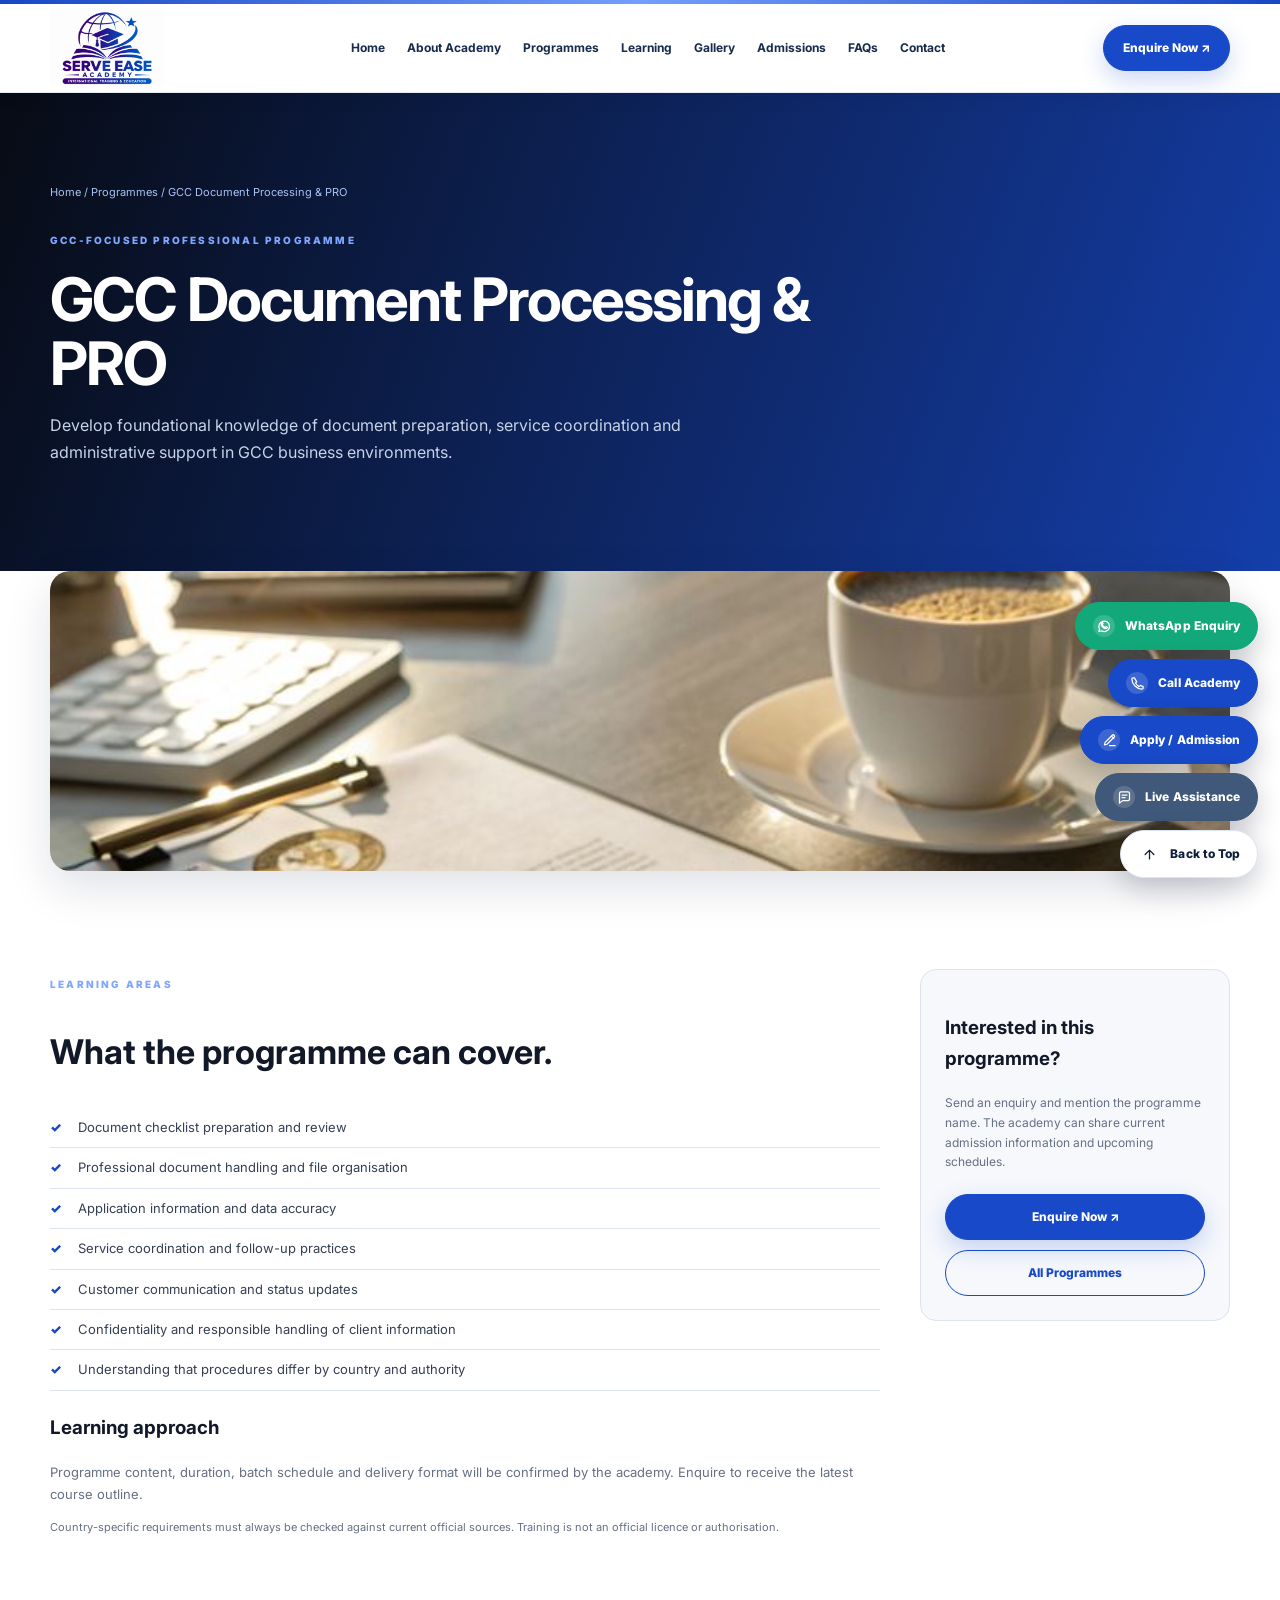
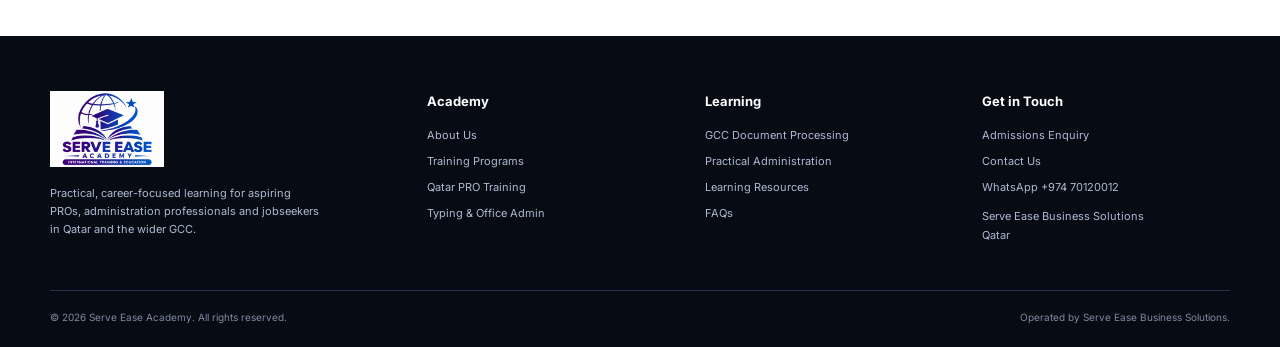
<file: gcc-pro.html>
<!doctype html><html lang="en"><head><meta charset="utf-8"><meta name="viewport" content="width=device-width,initial-scale=1"><title>GCC Document Processing & PRO | Serve Ease Academy</title><meta name="description" content="Develop foundational knowledge of document preparation, service coordination and administrative support in GCC business environments."><meta name="theme-color" content="#070B14"><link rel="preconnect" href="https://fonts.googleapis.com"><link rel="preconnect" href="https://fonts.gstatic.com" crossorigin><link href="https://fonts.googleapis.com/css2?family=Inter:wght@400;500;600;700;800&display=swap" rel="stylesheet"><link rel="stylesheet" href="styles.css"></head><body id="top"><div class="cursor-glow" aria-hidden="true"></div><div class="loader page-loader" aria-label="Loading"><div class="round-loader" role="status" aria-label="Loading"></div></div><div class="topline"></div><header class="nav"><div class="wrap navin"><a class="brand" href="index.html"><img class="brandlogo" src="assets/serve-ease-academy-logo.png" alt="Serve Ease Academy — International Training & Education"></a><button class="menu" aria-label="Open menu">☰</button><nav class="navlinks"><a href="index.html">Home</a><a href="about.html">About Academy</a><a href="programs.html">Programmes</a><a href="learning.html">Learning</a><a href="gallery.html">Gallery</a><a href="admissions.html">Admissions</a><a href="faq.html">FAQs</a><a href="contact.html">Contact</a></nav><a class="navbtn" href="admissions.html">Enquire Now ↗</a></div></header><main><section class="pagehero"><div class="wrap"><div class="crumb"><a href="index.html">Home</a> / <a href="programs.html">Programmes</a> / GCC Document Processing & PRO</div><span class="eyebrow">GCC-focused professional programme</span><h1>GCC Document Processing & PRO</h1><p>Develop foundational knowledge of document preparation, service coordination and administrative support in GCC business environments.</p></div></section><section class="section feature-image-section"><div class="wrap"><img class="feature-image" src="assets/photos/course-gcc.jpg" alt="Document processing and office learning"></div></section><section class="section"><div class="wrap detail"><div><span class="eyebrow">Learning areas</span><h2 style="font-size:34px">What the programme can cover.</h2><ul class="ticks"><li>Document checklist preparation and review</li><li>Professional document handling and file organisation</li><li>Application information and data accuracy</li><li>Service coordination and follow-up practices</li><li>Customer communication and status updates</li><li>Confidentiality and responsible handling of client information</li><li>Understanding that procedures differ by country and authority</li></ul><h3>Learning approach</h3><p style="color:var(--muted);font-size:13px">Programme content, duration, batch schedule and delivery format will be confirmed by the academy. Enquire to receive the latest course outline.</p><p style="font-size:11px;color:var(--muted)">Country-specific requirements must always be checked against current official sources. Training is not an official licence or authorisation.</p></div><aside class="sidebox"><h3>Interested in this programme?</h3><p>Send an enquiry and mention the programme name. The academy can share current admission information and upcoming schedules.</p><a class="btn" href="admissions.html?programme=gcc-pro">Enquire Now ↗</a><a class="btn ghost" style="color:var(--blue);border-color:var(--blue)" href="programs.html">All Programmes</a></aside></div></section></main><footer class="footer"><div class="wrap"><div class="footgrid"><div><div class="brand"><img class="brandlogo" src="assets/serve-ease-academy-logo.png" alt="Serve Ease Academy — International Training & Education"></div><p style="max-width:270px;margin-top:17px">Practical, career-focused learning for aspiring PROs, administration professionals and jobseekers in Qatar and the wider GCC.</p></div><div><h4>Academy</h4><a href="about.html">About Us</a><a href="programs.html">Training Programs</a><a href="qatar-pro.html">Qatar PRO Training</a><a href="typing.html">Typing & Office Admin</a></div><div><h4>Learning</h4><a href="gcc-pro.html">GCC Document Processing</a><a href="practical-admin.html">Practical Administration</a><a href="learning.html">Learning Resources</a><a href="faq.html">FAQs</a></div><div><h4>Get in Touch</h4><a href="admissions.html">Admissions Enquiry</a><a href="contact.html">Contact Us</a><a href="https://wa.me/97470120012" target="_blank" rel="noopener">WhatsApp +974 70120012</a><p>Serve Ease Business Solutions<br>Qatar</p></div></div><div class="copyright"><span>© 2026 Serve Ease Academy. All rights reserved.</span><span>Operated by Serve Ease Business Solutions.</span></div></div></footer><div class="float" aria-label="Quick contact links">
<a class="float-whatsapp" href="https://wa.me/97470120012" target="_blank" rel="noopener"><span class="fi"><svg viewBox="0 0 24 24" aria-hidden="true"><path d="M20 11.5a8.5 8.5 0 0 1-12.7 7.4L3 20l1.1-4A8.5 8.5 0 1 1 20 11.5Z"/><path d="M8.5 8.5c.4 2.5 2.5 4.6 5 5l1.2-1.2 2 1c-.3 1.5-1.3 2.2-2.8 2-3.7-.7-6.5-3.5-7.2-7.2-.2-1.5.5-2.5 2-2.8l1 2Z"/></svg></span> WhatsApp Enquiry</a>
<a class="float-call" href="tel:+97470120012"><span class="fi"><svg viewBox="0 0 24 24" aria-hidden="true"><path d="M7 3H4.8A1.8 1.8 0 0 0 3 5c.5 8.7 7.3 15.5 16 16a1.8 1.8 0 0 0 2-1.8V17l-4.5-2-2 2a14 14 0 0 1-5.7-5.7l2-2L7 3Z"/></svg></span> Call Academy</a>
<a class="float-apply" href="admissions.html"><span class="fi"><svg viewBox="0 0 24 24" aria-hidden="true"><path d="M12 20h9"/><path d="M16.5 3.5a2.1 2.1 0 0 1 3 3L8 18l-4 1 1-4Z"/><path d="m15 5 4 4"/></svg></span> Apply / Admission</a>
<a class="float-assist" href="contact.html"><span class="fi"><svg viewBox="0 0 24 24" aria-hidden="true"><path d="M4 5.5A2.5 2.5 0 0 1 6.5 3h11A2.5 2.5 0 0 1 20 5.5v9a2.5 2.5 0 0 1-2.5 2.5H9l-5 4Z"/><path d="M8 8h8M8 12h5"/></svg></span> Live Assistance</a>
<a class="float-top" href="#top"><span class="fi"><svg viewBox="0 0 24 24" aria-hidden="true"><path d="m5 12 7-7 7 7M12 5v14"/></svg></span> Back to Top</a>
</div><script src="site.js"></script></body></html>
</file>
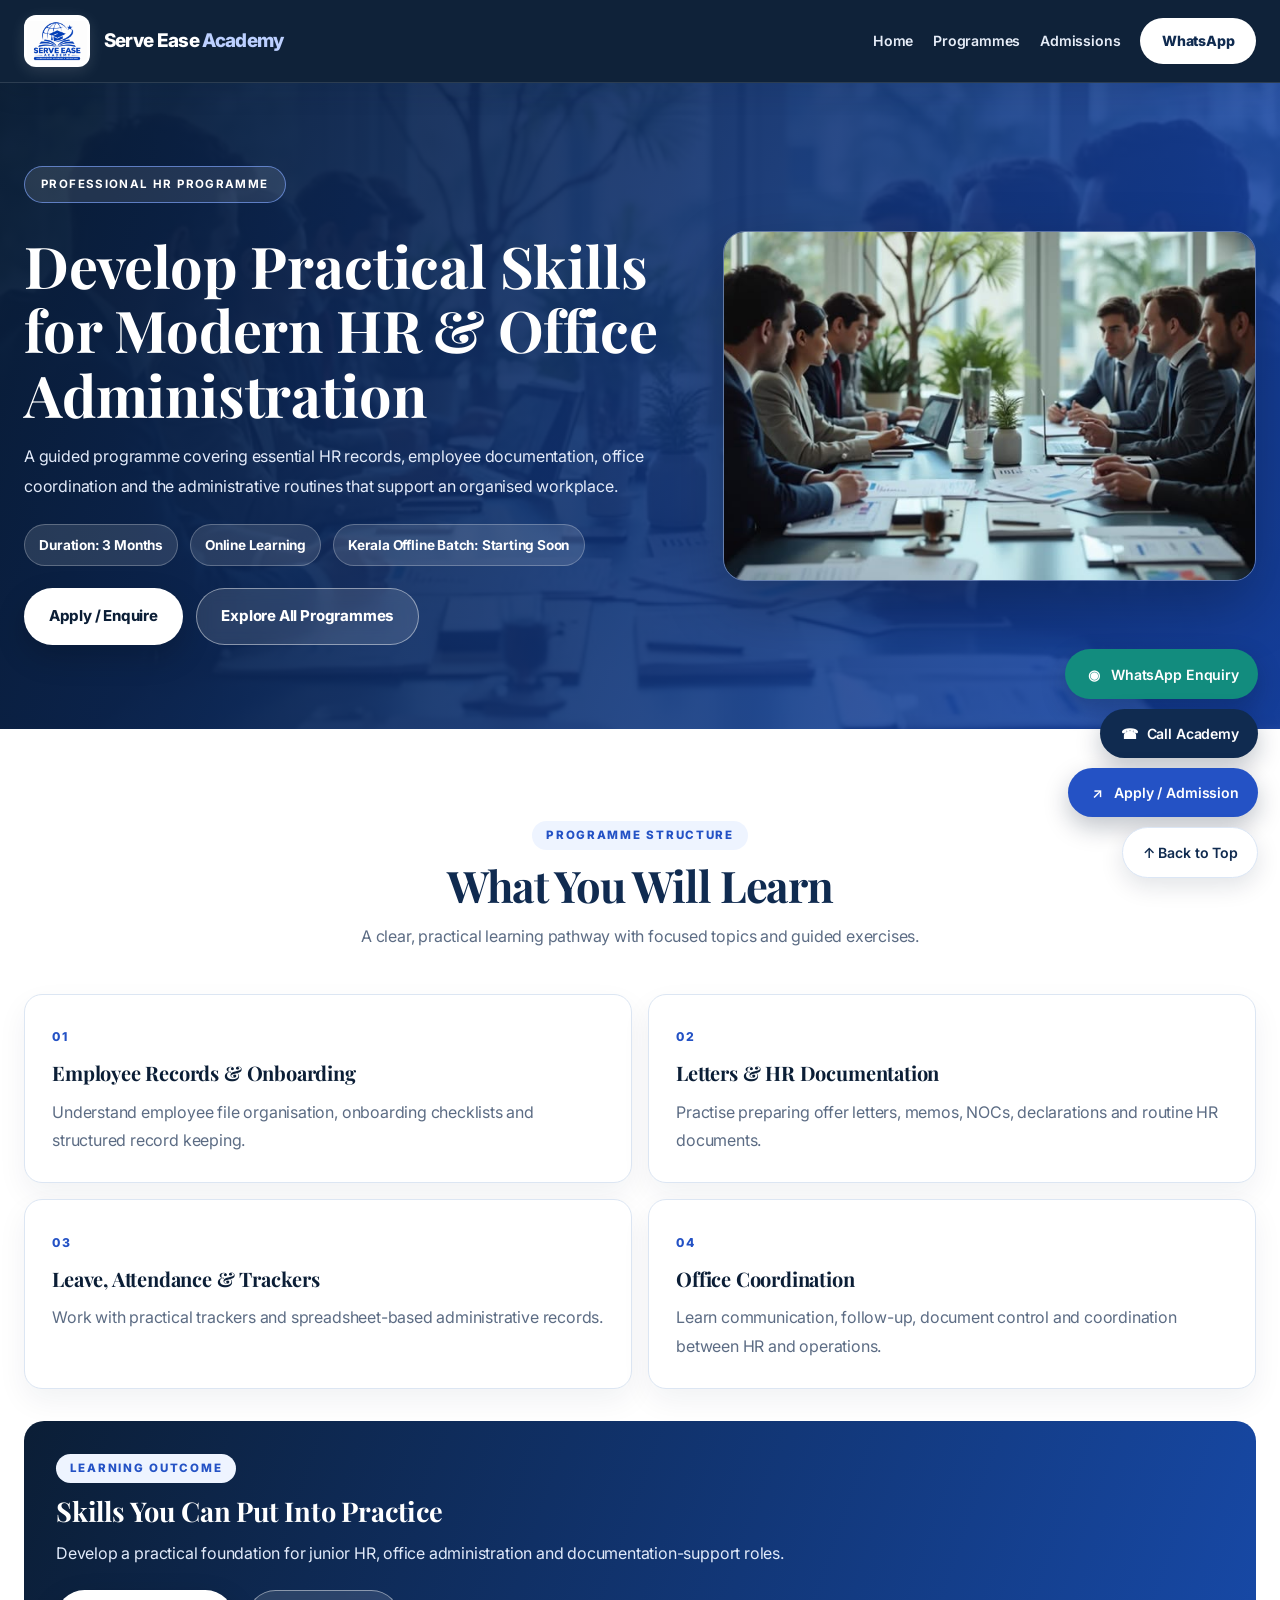
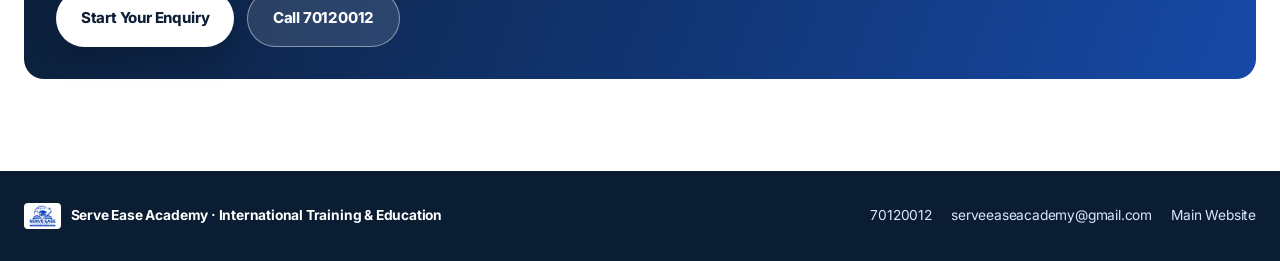
<file: hr-administration.html>
<!DOCTYPE html>
<html lang="en"><head><meta charset="UTF-8"><meta name="viewport" content="width=device-width, initial-scale=1.0">
<title>Practical HR Administration | Serve Ease Academy</title>
<meta name="description" content="A guided programme covering essential HR records, employee documentation, office coordination and the administrative routines that support an organised workplace.">
<meta name="theme-color" content="#102B50">
<link rel="preconnect" href="https://fonts.googleapis.com"><link rel="preconnect" href="https://fonts.gstatic.com" crossorigin>
<link href="https://fonts.googleapis.com/css2?family=Inter:wght@400;500;600;700;800&family=Playfair+Display:wght@600;700&display=swap" rel="stylesheet">
<style>
    :root {
      --navy-deep: #102B50;
      --royal-blue: #2452C5;
      --azure-accent: #2452C5;
      --sky-tint: #EDF3FC;
      --ice-border: #DCE5F2;
      --pure-white: #ffffff;
      --off-white: #F5F8FC;
      --text-dark: #14213D;
      --text-muted: #4b5d78;
      --radius-lg: 16px;
      --radius-md: 10px;
      --shadow-luxury: 0 18px 40px -12px rgba(6, 22, 48, 0.14);
      --shadow-card: 0 6px 20px -4px rgba(12, 56, 122, 0.08);
    }

    * { box-sizing: border-box; margin: 0; padding: 0; }
    html { scroll-behavior: smooth; }
    body {
      font-family: 'Inter', -apple-system, BlinkMacSystemFont, sans-serif;
      color: var(--text-dark);
      background-color: var(--pure-white);
      line-height: 1.65;
      -webkit-font-smoothing: antialiased;
    }

    img { display: block; max-width: 100%; }
    a { text-decoration: none; color: inherit; }
    button { font-family: inherit; cursor: pointer; }

    .container {
      width: 100%;
      max-width: 1240px;
      margin: 0 auto;
      padding: 0 1.5rem;
    }

    /* ================= VIEW SWITCHING ================= */
    .page-view { display: none; }
    .page-view.active { display: block; animation: fadeIn 0.28s ease; }
    @keyframes fadeIn {
      from { opacity: 0; transform: translateY(6px); }
      to { opacity: 1; transform: translateY(0); }
    }

    /* ================= NAVBAR ================= */
    .navbar {
      background: rgba(255, 255, 255, 0.97);
      backdrop-filter: blur(12px);
      border-bottom: 1px solid var(--ice-border);
      position: sticky;
      top: 0;
      z-index: 1000;
    }

    .nav-inner {
      display: flex;
      align-items: center;
      justify-content: space-between;
      height: 76px;
      gap: 1rem;
    }

    .brand {
      display: flex;
      align-items: center;
      gap: 0.7rem;
      font-weight: 800;
      font-size: 1.18rem;
      color: var(--navy-deep);
      cursor: pointer;
    }

    .brand img { height: 42px; width: auto; object-fit: contain; }
    .brand span { color: var(--azure-accent); }

    .nav-links {
      display: flex;
      align-items: center;
      gap: 1.5rem;
      font-size: 0.92rem;
      font-weight: 600;
      color: var(--text-muted);
    }

    .nav-links a:hover, .nav-links a.active-link { color: var(--royal-blue); }

    .nav-cta {
      background: linear-gradient(135deg, var(--royal-blue), var(--azure-accent));
      color: var(--pure-white) !important;
      padding: 0.6rem 1.25rem;
      border-radius: 8px;
      font-weight: 600;
      box-shadow: 0 4px 14px rgba(26, 98, 216, 0.25);
    }

    /* ================= HERO ================= */
    .hero {
      background:
        linear-gradient(115deg, rgba(41, 82, 190, 0.96) 0%, rgba(23, 52, 119, 0.92) 100%),
        url('hero-bg.jpg') center/cover no-repeat;
      color: var(--pure-white);
      padding: 5.8rem 0 5rem;
    }

    .hero-grid {
      display: grid;
      grid-template-columns: 1.25fr 0.75fr;
      gap: 3rem;
      align-items: center;
    }

    .hero-tag {
      display: inline-block;
      background: rgba(255, 255, 255, 0.12);
      border: 1px solid rgba(255, 255, 255, 0.28);
      color: #dbeafe;
      font-size: 0.78rem;
      font-weight: 700;
      letter-spacing: 0.06em;
      text-transform: uppercase;
      padding: 0.36rem 0.9rem;
      border-radius: 999px;
      margin-bottom: 1.15rem;
    }

    .hero h1 {
      font-family: 'Playfair Display', Georgia, serif;
      font-size: clamp(2.05rem, 4vw, 3.1rem);
      font-weight: 700;
      line-height: 1.18;
      margin-bottom: 1.2rem;
    }

    .hero p {
      font-size: 1.05rem;
      color: #e2e8f0;
      margin-bottom: 1.9rem;
      max-width: 650px;
    }

    .hero-actions { display: flex; flex-wrap: wrap; gap: 0.9rem; }

    .btn {
      display: inline-flex;
      align-items: center;
      justify-content: center;
      padding: 0.85rem 1.65rem;
      border-radius: 8px;
      font-weight: 600;
      font-size: 0.94rem;
      border: none;
      transition: all 0.2s ease;
    }

    .btn-white {
      background: var(--pure-white);
      color: var(--navy-deep);
      box-shadow: 0 10px 25px rgba(0, 0, 0, 0.2);
    }

    .btn-white:hover { background: var(--sky-tint); transform: translateY(-2px); }

    .btn-glass {
      background: rgba(255, 255, 255, 0.12);
      color: var(--pure-white);
      border: 1px solid rgba(255, 255, 255, 0.35);
    }

    .btn-glass:hover { background: rgba(255, 255, 255, 0.22); }

    .hero-panel {
      background: rgba(255, 255, 255, 0.08);
      border: 1px solid rgba(255, 255, 255, 0.22);
      border-radius: var(--radius-lg);
      padding: 1.8rem;
      backdrop-filter: blur(12px);
    }

    .hero-panel h3 {
      font-size: 1.08rem;
      margin-bottom: 1rem;
      padding-bottom: 0.65rem;
      border-bottom: 1px solid rgba(255, 255, 255, 0.16);
    }

    .hero-panel ul {
      list-style: none;
      display: flex;
      flex-direction: column;
      gap: 0.85rem;
      font-size: 0.92rem;
      color: #eff6ff;
    }

    .hero-panel li::before { content: "✓ "; color: #93c5fd; font-weight: 800; }

    /* ================= STATS STRIP (COUNT TO ZERO) ================= */
    .stats-strip {
      background: var(--pure-white);
      border-bottom: 1px solid var(--ice-border);
      padding: 2.3rem 0;
    }

    .stats-grid {
      display: grid;
      grid-template-columns: repeat(4, 1fr);
      gap: 1.4rem;
      text-align: center;
    }

    .stat-card {
      padding: 1.2rem 1rem;
      border-radius: var(--radius-md);
      background: var(--off-white);
      border: 1px solid var(--ice-border);
    }

    .stat-number {
      font-family: 'Playfair Display', Georgia, serif;
      font-size: clamp(1.9rem, 3vw, 2.55rem);
      font-weight: 700;
      color: var(--royal-blue);
      line-height: 1.15;
    }

    .stat-label {
      margin-top: 0.35rem;
      font-size: 0.9rem;
      font-weight: 600;
      color: var(--text-muted);
    }

    /* ================= SECTION & TYPOGRAPHY ================= */
    .section { padding: 4.4rem 0; }
    .section-alt {
      background: var(--off-white);
      border-top: 1px solid var(--ice-border);
      border-bottom: 1px solid var(--ice-border);
    }

    .section-header {
      text-align: center;
      max-width: 760px;
      margin: 0 auto 2.8rem;
    }

    .eyebrow {
      display: inline-block;
      font-size: 0.76rem;
      font-weight: 700;
      letter-spacing: 0.08em;
      text-transform: uppercase;
      color: var(--azure-accent);
      background: var(--sky-tint);
      padding: 0.3rem 0.85rem;
      border-radius: 999px;
      margin-bottom: 0.65rem;
    }

    .section-header h2 {
      font-family: 'Playfair Display', Georgia, serif;
      font-size: clamp(1.65rem, 3vw, 2.25rem);
      color: var(--navy-deep);
      font-weight: 700;
      margin-bottom: 0.65rem;
    }

    .section-header p { color: var(--text-muted); font-size: 0.98rem; }

    /* ================= GRIDS & CARDS ================= */
    .grid-2 { display: grid; grid-template-columns: repeat(2, 1fr); gap: 2rem; }
    .grid-3 { display: grid; grid-template-columns: repeat(3, 1fr); gap: 1.75rem; }
    .grid-4 { display: grid; grid-template-columns: repeat(4, 1fr); gap: 1.35rem; }

    .card {
      background: var(--pure-white);
      border: 1px solid var(--ice-border);
      border-radius: var(--radius-lg);
      overflow: hidden;
      box-shadow: var(--shadow-card);
      transition: transform 0.25s ease, box-shadow 0.25s ease;
      display: flex;
      flex-direction: column;
      justify-content: space-between;
    }

    .card:hover { transform: translateY(-4px); box-shadow: var(--shadow-luxury); }

    .card-img { height: 210px; overflow: hidden; background: var(--navy-deep); position: relative; }
    .card-img img { width: 100%; height: 100%; object-fit: cover; transition: transform 0.4s ease; }
    .card:hover .card-img img { transform: scale(1.04); }

    .card-badge {
      position: absolute;
      top: 0.85rem;
      left: 0.85rem;
      background: rgba(6, 22, 48, 0.88);
      color: var(--pure-white);
      font-size: 0.74rem;
      font-weight: 700;
      padding: 0.3rem 0.75rem;
      border-radius: 6px;
    }

    .card-body { padding: 1.6rem; flex-grow: 1; display: flex; flex-direction: column; justify-content: space-between; }
    .card-body h3 { font-size: 1.2rem; color: var(--navy-deep); margin-bottom: 0.55rem; }
    .card-body p { color: var(--text-muted); font-size: 0.92rem; margin-bottom: 1rem; }

    .card-list {
      list-style: none;
      display: flex;
      flex-direction: column;
      gap: 0.5rem;
      margin-bottom: 1.4rem;
      padding-top: 0.85rem;
      border-top: 1px solid var(--ice-border);
    }

    .card-list li { font-size: 0.89rem; color: var(--text-dark); }
    .card-list li::before { content: "◆ "; color: var(--azure-accent); font-size: 0.72rem; }

    .card-btn {
      display: inline-flex;
      align-items: center;
      justify-content: center;
      width: 100%;
      padding: 0.78rem 1.15rem;
      background: var(--royal-blue);
      color: var(--pure-white);
      border-radius: 8px;
      font-weight: 600;
      font-size: 0.9rem;
      border: none;
      transition: background 0.2s ease;
    }

    .card-btn:hover { background: var(--navy-deep); }

    .info-box {
      background: var(--pure-white);
      border: 1px solid var(--ice-border);
      border-left: 4px solid var(--azure-accent);
      border-radius: var(--radius-md);
      padding: 1.35rem;
    }

    .info-box h4 { color: var(--navy-deep); font-size: 1rem; margin-bottom: 0.4rem; }
    .info-box p { color: var(--text-muted); font-size: 0.9rem; margin: 0; }

    /* ================= ABOUT & MENTOR ================= */
    .about-grid { display: grid; grid-template-columns: 1fr 1fr; gap: 3rem; align-items: center; }
    .about-images { display: grid; grid-template-columns: 1fr 1fr; gap: 1.15rem; }
    .about-images img {
      width: 100%;
      height: 290px;
      object-fit: cover;
      border-radius: var(--radius-lg);
      border: 3px solid var(--pure-white);
      box-shadow: var(--shadow-luxury);
    }
    .about-images img:nth-child(2) { margin-top: 1.8rem; }

    .mentor-card {
      background: linear-gradient(135deg, var(--royal-blue) 0%, var(--navy-deep) 100%);
      color: var(--pure-white);
      border-radius: var(--radius-lg);
      padding: 2.4rem;
      display: grid;
      grid-template-columns: 260px 1fr;
      gap: 2.4rem;
      align-items: center;
      box-shadow: var(--shadow-luxury);
    }

    .mentor-card img {
      width: 100%;
      height: 290px;
      object-fit: cover;
      border-radius: var(--radius-md);
      border: 3px solid rgba(255, 255, 255, 0.28);
    }

    .mentor-card h3 { font-family: 'Playfair Display', Georgia, serif; font-size: 1.75rem; margin-bottom: 0.65rem; }
    .mentor-card p { color: #dbeafe; margin-bottom: 1.25rem; font-size: 0.96rem; }
    .mentor-tags { display: flex; flex-wrap: wrap; gap: 0.55rem; }
    .mentor-tags span {
      background: rgba(255, 255, 255, 0.14);
      border: 1px solid rgba(255, 255, 255, 0.24);
      padding: 0.35rem 0.8rem;
      border-radius: 999px;
      font-size: 0.82rem;
    }

    /* ================= GALLERY ================= */
    .gallery-item {
      border-radius: var(--radius-md);
      overflow: hidden;
      border: 1px solid var(--ice-border);
      background: var(--pure-white);
      aspect-ratio: 4 / 3;
    }
    .gallery-item img { width: 100%; height: 100%; object-fit: cover; transition: transform 0.35s ease; }
    .gallery-item:hover img { transform: scale(1.06); }

    /* ================= ENQUIRY FORM ================= */
    .enquiry-box {
      max-width: 760px;
      margin: 0 auto;
      background: var(--pure-white);
      border: 1px solid var(--ice-border);
      border-radius: var(--radius-lg);
      padding: 2rem;
      box-shadow: var(--shadow-card);
    }
    .form-grid { display: grid; grid-template-columns: 1fr 1fr; gap: 1rem; margin-bottom: 1rem; }
    .form-control {
      width: 100%;
      padding: 0.78rem 0.95rem;
      border: 1px solid var(--ice-border);
      border-radius: 8px;
      font-family: inherit;
      font-size: 0.92rem;
      color: var(--text-dark);
      background: var(--off-white);
    }
    .form-status { margin-top: 0.85rem; font-size: 0.9rem; font-weight: 600; color: var(--royal-blue); }

    /* ================= SUB-PAGE BANNER & 8 UPSC SUB-PAGES ================= */
    .subpage-header {
      background: linear-gradient(115deg, var(--royal-blue) 0%, var(--navy-deep) 100%);
      color: var(--pure-white);
      padding: 3.5rem 0 3rem;
    }

    .breadcrumb {
      display: flex;
      flex-wrap: wrap;
      gap: 0.5rem;
      font-size: 0.86rem;
      color: #bfdbfe;
      margin-bottom: 1rem;
    }

    .breadcrumb button {
      background: none;
      border: none;
      color: var(--pure-white);
      text-decoration: underline;
      font-size: 0.86rem;
    }

    .subpage-header h1 {
      font-family: 'Playfair Display', Georgia, serif;
      font-size: clamp(1.85rem, 3.5vw, 2.7rem);
      margin-bottom: 0.65rem;
    }

    .subpage-header p { color: #e2e8f0; max-width: 780px; }

    .subpage-tabs {
      background: var(--off-white);
      border-bottom: 1px solid var(--ice-border);
      padding: 0.85rem 0;
      position: sticky;
      top: 76px;
      z-index: 900;
    }

    .tabs-scroll {
      display: flex;
      gap: 0.55rem;
      overflow-x: auto;
      padding-bottom: 0.25rem;
    }

    .tab-pill {
      white-space: nowrap;
      padding: 0.5rem 0.95rem;
      border-radius: 999px;
      border: 1px solid var(--ice-border);
      background: var(--pure-white);
      color: var(--text-dark);
      font-size: 0.84rem;
      font-weight: 600;
      transition: all 0.2s ease;
    }

    .tab-pill:hover, .tab-pill.active {
      background: var(--royal-blue);
      color: var(--pure-white);
      border-color: var(--royal-blue);
    }

    .upsc-sub-panel { display: none; padding: 3.5rem 0; }
    .upsc-sub-panel.active { display: block; animation: fadeIn 0.25s ease; }
    .upsc-sub-panel:focus { outline:none; }

    .qa-box {
      background: var(--pure-white);
      border: 1px solid var(--ice-border);
      border-radius: var(--radius-md);
      padding: 1.3rem 1.5rem;
      margin-bottom: 1rem;
    }

    .qa-box h4 { color: var(--navy-deep); font-size: 1rem; margin-bottom: 0.4rem; }
    .qa-box p { color: var(--text-muted); font-size: 0.92rem; margin: 0; }

    /* ================= FAQ ================= */
    .faq-list { max-width: 860px; margin: 0 auto; display: flex; flex-direction: column; gap: 0.85rem; }
    details.faq-item { border: 1px solid var(--ice-border); border-radius: var(--radius-md); background: var(--pure-white); }
    details.faq-item summary {
      list-style: none;
      padding: 1.1rem 1.35rem;
      font-weight: 600;
      color: var(--navy-deep);
      cursor: pointer;
      display: flex;
      justify-content: space-between;
      align-items: center;
    }
    details.faq-item summary::-webkit-details-marker { display: none; }
    details.faq-item summary::after { content: "+"; color: var(--azure-accent); font-size: 1.3rem; }
    details.faq-item[open] summary::after { content: "−"; }
    .faq-answer { padding: 0 1.35rem 1.2rem; color: var(--text-muted); font-size: 0.93rem; }

    /* ================= MINIMAL GLOBAL FOOTER ================= */
    .footer-minimal {
      background: var(--navy-deep);
      color: #cbd5e1;
      padding: 1.5rem 0;
      font-size: 0.86rem;
    }

    .footer-min-inner {
      display: flex;
      flex-wrap: wrap;
      align-items: center;
      justify-content: space-between;
      gap: 1rem;
    }

    .footer-min-brand { display: flex; align-items: center; gap: 0.6rem; color: var(--pure-white); font-weight: 700; }
    .footer-min-brand img { height: 26px; background: var(--pure-white); padding: 2px; border-radius: 4px; }
    .footer-min-links { display: flex; flex-wrap: wrap; gap: 1.2rem; color: #94a3b8; }
    .footer-min-links a:hover { color: var(--pure-white); }

    /* ================= FLOATING WIDGET ================= */
    .floating-stack {
      position: fixed;
      right: 18px;
      bottom: 18px;
      z-index: 1200;
      display: flex;
      flex-direction: column;
      gap: 0.6rem;
      align-items: flex-end;
    }

    .float-btn {
      display: inline-flex;
      align-items: center;
      gap: 0.45rem;
      padding: 0.7rem 1.1rem;
      border-radius: 999px;
      font-size: 0.86rem;
      font-weight: 600;
      color: var(--pure-white);
      box-shadow: 0 10px 24px rgba(6, 22, 48, 0.25);
    }

    .float-whatsapp { background: #128c7e; }
    .float-call { background: #102B50; }
    .float-admission { background: #2452C5; }
    .float-chat { background: #344d70; }
    .float-top { background: #ffffff; color: #102B50; border: 1px solid #dbe6f5; padding: 0.6rem 0.9rem; }
    .float-btn { text-decoration: none; transition: transform .18s ease, box-shadow .18s ease; }
    .float-btn:hover { transform: translateY(-3px); box-shadow: 0 14px 28px rgba(6,22,48,.3); }
    .float-btn:focus-visible { outline: 3px solid #7FA5FF; outline-offset: 3px; }
    .float-icon { width: 1.25rem; height: 1.25rem; flex: 0 0 1.25rem; display: inline-flex; align-items: center; justify-content: center; }
    .float-icon svg { width: 1.2rem; height: 1.2rem; display: block; stroke: currentColor; fill: none; stroke-width: 1.9; stroke-linecap: round; stroke-linejoin: round; }
    .float-whatsapp .float-icon svg { fill: currentColor; stroke: none; }
    .float-top .float-icon svg { width: 1.05rem; height: 1.05rem; }
    @media (max-width: 640px) {
      .floating-stack { right: 12px; bottom: 12px; gap: .45rem; }
      .float-btn { padding: .62rem .85rem; font-size: .78rem; }
    }

    @media (max-width: 980px) {
      .hero-grid, .about-grid, .grid-2, .grid-3, .mentor-card, .form-grid { grid-template-columns: 1fr; }
      .stats-grid, .grid-4 { grid-template-columns: repeat(2, 1fr); }
    }

    @media (max-width: 640px) {
      .nav-links { gap: .45rem; }
      .nav-links a:not(.nav-cta) { display: none; }
      .nav-links .form-control { max-width: 112px; font-size: .8rem; }
      .about-images img { height: 210px; }
    }

    /* ================= PREMIUM SERVE EASE ACADEMY FINISH ================= */
    .navbar { background: rgba(13, 34, 61, .97); border-bottom: 1px solid rgba(255,255,255,.12); }
    .brand { color: #fff; }
    .brand span { color: #c8d9ff; }
    .brand img { height: 48px; width: 62px; border-radius: 9px; background: #fff; padding: 2px; }
    .nav-links { color: #e6edf8; }
    .nav-links a:hover, .nav-links a.active-link { color: #a9c4ff; }
    .nav-links .form-control { border: 1px solid rgba(255,255,255,.28) !important; background: #17385f !important; color: #fff !important; }
    .nav-links .form-control option { color: #10213a; background: #fff; }
    .nav-cta { background: #fff; color: #102B50 !important; box-shadow: none; }
    .hero { background: linear-gradient(110deg, rgba(10,31,57,.96) 0%, rgba(16,43,80,.92) 56%, rgba(36,82,197,.82) 100%), url('hero-bg.jpg') center/cover no-repeat; padding: 6.2rem 0 5.5rem; }
    .hero-tag { color: #eaf1ff; border-color: rgba(255,255,255,.3); background: rgba(255,255,255,.1); }
    .hero h1 { max-width: 760px; letter-spacing: -.035em; }
    .hero p { color: #e6edf8; }
    .hero-panel { background: rgba(8,25,47,.68); border-color: rgba(255,255,255,.17); box-shadow: 0 24px 60px rgba(0,0,0,.18); }
    .btn-white { color: #102B50; }
    .btn-glass { border-color: rgba(255,255,255,.45); }
    .section-header h2, .about-grid h2 { color: #102B50; letter-spacing: -.025em; }
    .section-alt { background: #F5F8FC; }
    .card, .info-box, .enquiry-box, .faq-item { border: 1px solid #e0e8f3; box-shadow: 0 12px 34px rgba(16,43,80,.07); }
    .card { overflow: hidden; border-radius: 18px; transition: transform .22s ease, box-shadow .22s ease; }
    .card:hover { transform: translateY(-5px); box-shadow: 0 20px 44px rgba(16,43,80,.13); }
    .card-img { height: 220px; }
    .card-img img { width: 100%; height: 100%; object-fit: cover; }
    .card-badge { background: #102B50; color: #fff; }
    .card-btn { background: #2452C5; color: #fff; border-radius: 9px; }
    .card-btn:hover { background: #102B50; }
    .eyebrow { color: #2452C5; }
    .stat-card { border: 1px solid #e1e9f4; border-radius: 14px; padding: 1rem; }
    .stat-number { color: #102B50; }
    .mentor-card { border-radius: 20px; overflow: hidden; }
    .footer-minimal { background: #0b1d33; color: #e8eef8; }
    .footer-min-links a { color: #dbe7ff; }
    .float-whatsapp { background: #128c7e; }
    .course-duration { display:inline-flex; align-items:center; gap:.35rem; margin:.15rem 0 .8rem; padding:.28rem .7rem; border-radius:999px; color:#173b72; background:#eaf1ff; font-size:.78rem; font-weight:800; }
    .admission-alert { background: linear-gradient(105deg,#102B50,#2452C5); color:#fff; padding:1.1rem 1.3rem; border-radius:14px; display:flex; flex-wrap:wrap; justify-content:space-between; align-items:center; gap:.75rem; margin:0 auto 2rem; }
    .admission-alert strong { display:block; font-size:1.05rem; }
    .admission-alert span { color:#e5edff; font-size:.9rem; }
    .status-pill { display:inline-block; padding:.25rem .65rem; border-radius:999px; background:#fff; color:#173b72; font-size:.74rem; font-weight:800; }
    #academySplash { position:fixed; inset:0; z-index:3000; display:flex; align-items:center; justify-content:center; background:#fff; transition:opacity .45s ease, visibility .45s ease; }
    #academySplash.is-hidden { opacity:0; visibility:hidden; pointer-events:none; }
    .splash-inner { display:flex; flex-direction:column; align-items:center; gap:1rem; padding:1.5rem; text-align:center; }
    .splash-logo { width:min(330px,72vw); max-height:250px; object-fit:contain; animation:logoReveal .7s ease both; }
    .splash-line { width:min(290px,72vw); height:7px; border-radius:99px; background:#e6edf8; overflow:hidden; box-shadow:inset 0 1px 3px rgba(11,31,58,.12); }
    .splash-line-fill { display:block; width:0%; height:100%; background:linear-gradient(90deg,#2452c5,#6e8fe8); border-radius:99px; transition:width .08s linear; }
    .splash-progress { display:flex; align-items:baseline; gap:.35rem; color:#102b50; font-weight:800; font-variant-numeric:tabular-nums; }
    .splash-progress strong { font-size:1.45rem; letter-spacing:-.04em; min-width:4.2rem; text-align:right; }
    .splash-progress span { color:#71819a; font-size:.78rem; font-weight:700; letter-spacing:.08em; }
    .splash-caption { color:#536783; font-size:.76rem; letter-spacing:.15em; font-weight:800; }
    @keyframes logoReveal { from { opacity:0; transform:translateY(10px) scale(.97); } to { opacity:1; transform:translateY(0) scale(1); } }
    @media (prefers-reduced-motion: reduce) { *,*::before,*::after { scroll-behavior:auto !important; animation-duration:.01ms !important; transition-duration:.01ms !important; } }
    @media (max-width: 640px) {
      .nav-inner { height:auto; min-height:70px; padding-top:.55rem; padding-bottom:.55rem; flex-wrap:wrap; }
      .brand { font-size:1rem; }
      .brand img { height:42px; width:52px; }
      .nav-links { width:100%; justify-content:space-between; flex-wrap:wrap; }
      .nav-links a:not(.nav-cta) { display:inline-block; font-size:.78rem; }
      .nav-links .form-control { max-width:115px; }
      .hero { padding:4rem 0 3.5rem; }
      .hero-grid { gap:1.5rem; }
      .card-img { height:190px; }
      .admission-alert { align-items:flex-start; }
    }


    /* ================= INTERNATIONAL ACADEMY DESIGN SYSTEM V3 ================= */
    :root {
      --navy-deep:#0b1f3a;
      --royal-blue:#2452c5;
      --azure-accent:#3b68d8;
      --sky-tint:#eef4ff;
      --ice-border:#dbe5f3;
      --off-white:#f6f8fc;
      --text-dark:#14233d;
      --text-muted:#5c6c84;
      --radius-lg:22px;
      --radius-md:14px;
      --shadow-luxury:0 24px 70px rgba(8,31,67,.14);
      --shadow-card:0 14px 38px rgba(8,31,67,.08);
    }
    body { background:#fff; color:var(--text-dark); letter-spacing:-.012em; }
    .container { max-width:1320px; }
    .navbar { background:rgba(8,27,51,.97); box-shadow:0 8px 28px rgba(4,18,38,.12); }
    .nav-inner { min-height:82px; }
    .brand { gap:.85rem; letter-spacing:-.025em; }
    .brand img { height:52px; width:66px; border-radius:12px; padding:3px; box-shadow:0 4px 16px rgba(255,255,255,.12); }
    .brand span { color:#bcd0ff; }
    .nav-links { gap:1.25rem; font-size:.88rem; }
    .nav-cta { border-radius:999px; padding:.7rem 1.35rem; background:#fff; color:#102b50!important; font-weight:800; }
    .nav-links .form-control { border-radius:999px!important; }
    .hero { position:relative; isolation:isolate; overflow:hidden; padding:7.2rem 0 6.2rem; background:linear-gradient(112deg,rgba(7,24,47,.97),rgba(16,43,80,.91) 55%,rgba(36,82,197,.78)),url('hero-bg.jpg') center/cover no-repeat; }
    .hero:after { content:""; position:absolute; z-index:-1; width:540px; height:540px; right:-150px; top:-210px; border:1px solid rgba(255,255,255,.14); border-radius:50%; box-shadow:0 0 0 48px rgba(255,255,255,.025),0 0 0 96px rgba(255,255,255,.02); }
    .hero-grid { grid-template-columns:minmax(0,1.25fr) minmax(300px,.75fr); gap:4rem; }
    .hero-tag { border-radius:999px; padding:.5rem 1rem; letter-spacing:.09em; font-size:.7rem; }
    .hero h1 { font-size:clamp(2.65rem,5.2vw,4.65rem); line-height:1.08; max-width:850px; margin-bottom:1.45rem; }
    .hero p { font-size:1.12rem; line-height:1.8; max-width:690px; color:#e7eefb; }
    .hero-panel { border-radius:24px; padding:2.1rem; background:rgba(7,23,44,.76); box-shadow:0 28px 80px rgba(0,0,0,.22); }
    .hero-panel h3 { font-size:1.22rem; }
    .hero-panel ul { line-height:1.75; gap:1.05rem; }
    .btn { border-radius:999px; padding:.95rem 1.7rem; font-weight:750; }
    .btn-white { box-shadow:0 12px 30px rgba(0,0,0,.18); }
    .btn-glass { backdrop-filter:blur(8px); }
    .section { padding:5.8rem 0; }
    .section-alt { background:linear-gradient(180deg,#f8faff,#f1f5fb); }
    .section-header { max-width:820px; margin:0 auto 2.8rem; }
    .section-header h2,.about-grid h2 { font-size:clamp(2rem,3.3vw,3rem); line-height:1.15; }
    .section-header p { font-size:1.02rem; line-height:1.8; }
    .eyebrow { text-transform:uppercase; letter-spacing:.14em; font-size:.72rem; font-weight:850; }
    .stats-strip { padding:1.6rem 0; background:#fff; }
    .stats-grid { gap:1rem; }
    .stat-card { border:1px solid #e4ebf5; background:linear-gradient(145deg,#fff,#f7f9fd); border-radius:16px; box-shadow:0 8px 24px rgba(16,43,80,.035); }
    .stat-number { font-size:1.35rem; letter-spacing:-.03em; }
    .card { border:1px solid #e1e9f4; border-radius:22px; box-shadow:0 14px 38px rgba(8,31,67,.07); }
    .card-img { height:245px; position:relative; }
    .card-img:after { content:""; position:absolute; inset:35% 0 0; background:linear-gradient(transparent,rgba(7,23,44,.24)); pointer-events:none; }
    .card-body { padding:1.7rem; }
    .card-body h3 { font-size:1.3rem; line-height:1.3; letter-spacing:-.025em; }
    .card-body p,.card-list { line-height:1.75; }
    .card-btn { display:inline-flex; justify-content:center; align-items:center; min-height:46px; padding:.75rem 1.1rem; border-radius:999px; font-weight:800; }
    .info-box { border:1px solid #e1e9f4; border-radius:18px; padding:1.5rem; background:#fff; box-shadow:0 12px 34px rgba(16,43,80,.045); }
    .about-images img { border-radius:22px; box-shadow:var(--shadow-card); }
    .mentor-card { border-radius:24px; box-shadow:var(--shadow-luxury); }
    .enquiry-box { border-radius:24px; padding:2rem; box-shadow:var(--shadow-luxury); }
    .form-control { border:1px solid #d8e2ef; border-radius:12px; min-height:48px; padding:.75rem .9rem; }
    .form-control:focus { outline:3px solid rgba(36,82,197,.13); border-color:#2452c5; }
    .admission-alert { border-radius:18px; padding:1.35rem 1.6rem; background:linear-gradient(110deg,#0b1f3a,#2452c5); box-shadow:0 14px 36px rgba(16,43,80,.16); }
    .footer-minimal { padding:3rem 0; }
    .floating-stack { right:22px; bottom:22px; }
    .float-btn { min-height:48px; border-radius:999px; }
    #academySplash { background:radial-gradient(circle at 50% 38%,#183d70 0,#0b1f3a 58%,#07172c 100%); animation:splashFailsafe 5s ease forwards; }
    #academySplash .splash-inner { color:#fff; gap:1.15rem; }
    .splash-logo { width:min(300px,68vw); max-height:220px; padding:12px; border-radius:20px; background:#fff; box-shadow:0 20px 65px rgba(0,0,0,.22); }
    .splash-line { width:min(260px,68vw); height:5px; background:rgba(255,255,255,.2); }
    .splash-line-fill { background:linear-gradient(90deg,#7fa5ff,#fff); }
    .splash-progress { color:#fff; }
    .splash-progress span,.splash-caption { color:#cbdaf4; }
    @keyframes splashFailsafe { 0%,88% { opacity:1; visibility:visible; } 100% { opacity:0; visibility:hidden; pointer-events:none; } }
    #academySplash.is-hidden { animation:none; }
    .splash-caption { font-size:.7rem; letter-spacing:.19em; }
    .splash-inner > span:last-child { color:#cbdaf4!important; }

    /* V3.4 — individual academic module layouts */
    .subpage-header { background:linear-gradient(118deg,#0b1f3a 0%,#173e73 58%,#2452c5 100%); padding:3.1rem 0 2.8rem; }
    .subpage-header .container { position:relative; }
    .subpage-header h1 { max-width:900px; font-size:clamp(2rem,4vw,3.25rem); }
    .subpage-header p { max-width:760px; line-height:1.8; }
    .subpage-header:after { content:"ACADEMIC PROGRAMME"; position:absolute; right:max(3vw,calc((100vw - 1320px)/2)); bottom:22px; color:rgba(255,255,255,.12); font-size:clamp(1rem,2vw,1.8rem); font-weight:800; letter-spacing:.18em; pointer-events:none; }
    .subpage-tabs { top:82px; box-shadow:0 8px 24px rgba(8,31,67,.06); }
    .tabs-scroll { scrollbar-width:thin; }
    .tab-pill { min-height:44px; border-radius:10px; font-weight:750; }
    .tab-pill.active { box-shadow:0 7px 18px rgba(36,82,197,.2); }
    .upsc-sub-panel { min-height:430px; padding:2.8rem 0 3.2rem; }
    .upsc-sub-panel > .eyebrow, .upsc-sub-panel > h2 { display:none; }
    .module-hero { display:grid; grid-template-columns:1fr auto; align-items:center; gap:2rem; padding:2rem 2.2rem; margin-bottom:2rem; border-radius:22px; color:#fff; background:linear-gradient(112deg,var(--module-deep,#0b1f3a),var(--module-accent,#2452c5)); box-shadow:0 20px 48px rgba(8,31,67,.14); overflow:hidden; position:relative; }
    .module-hero:after { content:attr(data-number); font-size:clamp(5rem,11vw,9rem); line-height:1; font-weight:850; color:rgba(255,255,255,.10); letter-spacing:-.08em; }
    .module-kicker { display:inline-flex; align-items:center; gap:.5rem; margin-bottom:.75rem; color:#dbe7ff; font-size:.72rem; font-weight:850; letter-spacing:.15em; text-transform:uppercase; }
    .module-hero h2 { color:#fff!important; font-family:'Playfair Display',Georgia,serif; font-size:clamp(1.55rem,3vw,2.45rem); line-height:1.2; margin:0 0 .7rem!important; }
    .module-hero p { color:#e3ecff; max-width:760px; line-height:1.75; margin:0; }
    .module-content-grid { display:grid; grid-template-columns:repeat(3,minmax(0,1fr)); gap:1.1rem; }
    .upsc-sub-panel .info-box,.upsc-sub-panel .qa-box { border-radius:16px; padding:1.45rem; border:1px solid #e1e9f4; box-shadow:0 10px 28px rgba(8,31,67,.055); background:#fff; }
    .upsc-sub-panel .info-box h4,.upsc-sub-panel .qa-box h4 { color:#102b50; font-size:1rem; margin-bottom:.55rem; }
    .upsc-sub-panel .info-box p,.upsc-sub-panel .qa-box p { line-height:1.75; color:#5c6c84; }
    .module-pager { display:flex; justify-content:space-between; align-items:center; gap:1rem; margin-top:2rem; padding-top:1.3rem; border-top:1px solid #e4ebf5; }
    .module-pager button { border:1px solid #dbe5f3; border-radius:999px; padding:.75rem 1.15rem; color:#173b72; background:#fff; font-weight:800; }
    .module-pager button.primary { color:#fff; background:#2452c5; border-color:#2452c5; }
    .module-pager button:disabled { opacity:.35; cursor:not-allowed; }
    #upscHubView[data-page="upsc-mains"] { --module-accent:#315c9e; --module-deep:#102b50; }
    #upscHubView[data-page="upsc-interview"] { --module-accent:#536a9d; --module-deep:#182d4d; }
    #upscHubView[data-page="upsc-questions"] { --module-accent:#245b87; --module-deep:#0c304c; }
    #upscHubView[data-page="upsc-mocks"] { --module-accent:#285b76; --module-deep:#10334a; }
    #upscHubView[data-page="upsc-csat"] { --module-accent:#405aa8; --module-deep:#182b60; }
    #upscHubView[data-page="upsc-daf"] { --module-accent:#45658a; --module-deep:#1a3655; }
    #upscHubView[data-page="upsc-roadmap"] { --module-accent:#315d9a; --module-deep:#102b50; }
    @media(max-width:760px){ .module-hero{grid-template-columns:1fr;padding:1.5rem}.module-hero:after{position:absolute;right:12px;bottom:-10px}.module-content-grid{grid-template-columns:1fr}.module-pager{align-items:stretch}.module-pager button{font-size:.78rem;padding:.7rem .8rem}.subpage-header:after{display:none}.subpage-tabs{top:70px} }

    @media(max-width:980px){ .hero-grid{grid-template-columns:1fr;gap:2.2rem}.hero-panel{max-width:680px}.section{padding:4.5rem 0} }
    @media(max-width:640px){
      .container{padding-left:1.1rem;padding-right:1.1rem}
      .nav-inner{gap:.5rem}.brand img{height:40px;width:50px}.brand{font-size:.94rem}
      .nav-links{gap:.4rem}.nav-links a{font-size:.75rem!important}.nav-cta{padding:.5rem .85rem}
      .hero{padding:4.5rem 0 4rem}.hero h1{font-size:2.55rem}.hero p{font-size:1rem}
      .hero-panel{padding:1.35rem}.section{padding:3.6rem 0}.section-header{margin-bottom:2rem}
      .stats-grid{grid-template-columns:repeat(2,minmax(0,1fr));gap:.65rem}.stat-card{padding:.9rem .6rem}
      .card-img{height:205px}.card-body{padding:1.25rem}.enquiry-box{padding:1.2rem}
    }


    /* ================= INTERNATIONAL ACADEMY DESIGN SYSTEM ================= */
    :root {
      --navy-deep:#0b1e36;
      --royal-blue:#1749b8;
      --azure-accent:#2459cf;
      --blue-accent:#2452C5;
      --ice-border:#dce6f3;
      --off-white:#f5f8fd;
    }
    body { letter-spacing:-.012em; }
    .container { max-width:1320px; }
    .navbar { box-shadow:0 8px 28px rgba(7,26,52,.10); }
    .nav-inner { min-height:82px; }
    .brand { letter-spacing:-.035em; }
    .nav-links { gap:1.25rem; }
    .nav-links a { transition:color .2s ease, opacity .2s ease; }
    .nav-cta { border-radius:999px; padding:.72rem 1.35rem; }
    .hero {
      position:relative; isolation:isolate; overflow:hidden;
      min-height:590px; display:flex; align-items:center;
      background:
        linear-gradient(100deg,rgba(7,24,47,.96) 0%,rgba(12,38,76,.88) 48%,rgba(20,66,150,.66) 100%),
        url('hero-bg.jpg') center 48%/cover no-repeat;
      padding:6.8rem 0 6rem;
    }
    .hero:before {
      content:""; position:absolute; z-index:-1; width:520px; height:520px;
      border:1px solid rgba(255,255,255,.13); border-radius:50%;
      right:-170px; top:-220px; box-shadow:0 0 0 45px rgba(255,255,255,.025),0 0 0 90px rgba(255,255,255,.02);
    }
    .hero:after {
      content:""; position:absolute; z-index:-1; left:0; right:0; bottom:0; height:5px;
      background:linear-gradient(90deg,transparent,var(--blue-accent),#fff,transparent);
      opacity:.8;
    }
    .hero-grid { grid-template-columns:minmax(0,1.18fr) minmax(330px,.72fr); gap:4.5rem; }
    .hero h1 { font-size:clamp(2.8rem,5.1vw,4.7rem); max-width:850px; line-height:1.08; letter-spacing:-.055em; }
    .hero p { font-size:1.08rem; line-height:1.85; max-width:690px; color:#e4ecfa; }
    .hero-tag { border-color:rgba(127,165,255,.65); color:#FFFFFF; letter-spacing:.12em; font-size:.72rem; }
    .hero-panel { border:1px solid rgba(255,255,255,.2); border-radius:22px; padding:2rem; backdrop-filter:blur(14px); }
    .hero-panel h3 { font-family:'Playfair Display',Georgia,serif; font-size:1.55rem; margin-bottom:1rem; }
    .hero-panel li { padding:.55rem 0; line-height:1.65; color:#e6edf8; }
    .btn { border-radius:999px; padding:.95rem 1.55rem; }
    .btn-white { color:var(--navy-deep); }
    .btn-glass { border-radius:999px; }
    .stats-strip { padding:1.6rem 0; background:#fff; border-bottom:1px solid var(--ice-border); }
    .stats-grid { gap:1rem; }
    .stat-card { background:linear-gradient(145deg,#fff,#f7faff); border-radius:16px; padding:1.25rem 1rem; box-shadow:0 8px 25px rgba(15,45,88,.045); }
    .stat-number { font-family:'Playfair Display',Georgia,serif; font-size:2rem; }
    .stat-label { color:#52647e; font-weight:600; }
    .section { padding:5.7rem 0; }
    .section-alt { background:linear-gradient(180deg,#f7faff,#f0f5fc); }
    .section-header { max-width:790px; margin:0 auto 2.7rem; }
    .section-header h2,.about-grid h2,.experience-heading h2 {
      font-family:'Playfair Display',Georgia,serif; font-size:clamp(2rem,3.4vw,3rem); line-height:1.18;
    }
    .section-header p { font-size:1rem; line-height:1.8; }
    .eyebrow { color:#2452C5; letter-spacing:.15em; font-size:.72rem; font-weight:800; text-transform:uppercase; }
    .card { border-radius:20px; border-color:#dce6f3; box-shadow:0 14px 38px rgba(11,36,72,.075); }
    .card-img { height:245px; position:relative; }
    .card-img:after { content:""; position:absolute; inset:40% 0 0; background:linear-gradient(transparent,rgba(7,24,47,.28)); pointer-events:none; }
    .card-body { padding:1.55rem; }
    .card-body h3 { font-family:'Playfair Display',Georgia,serif; font-size:1.35rem; }
    .card-list li { line-height:1.65; margin:.35rem 0; }
    .course-duration { border:1px solid #d8e4f8; background:#eff5ff; color:#173f88; }
    .info-box { border-radius:17px; padding:1.5rem; background:rgba(255,255,255,.92); }
    .info-box h4 { font-size:1.02rem; }
    .about-images { gap:1rem; }
    .about-images img { border-radius:18px; box-shadow:0 16px 32px rgba(10,33,65,.12); }
    .mentor-card { border:1px solid rgba(255,255,255,.15); box-shadow:0 22px 60px rgba(7,24,47,.18); }
    .faq-list { gap:.7rem; }
    details.faq-item { border-radius:13px; overflow:hidden; }
    details.faq-item[open] { border-color:#b8cbea; box-shadow:0 12px 30px rgba(16,43,80,.08); }
    .footer-minimal { padding:2rem 0; }
    .floating-stack { right:22px; bottom:22px; }
    .float-btn { padding:.82rem 1.2rem; font-size:.88rem; letter-spacing:-.01em; }
    .float-call { background:#102b50; }
    .float-chat { background:#48617f; }
    .float-top { box-shadow:0 8px 24px rgba(7,24,47,.12); }
    .academy-experience { background:#fff; }
    .experience-heading { text-align:center; max-width:760px; margin:0 auto 2.6rem; }
    .experience-heading h2 { color:var(--navy-deep); margin:.55rem 0 .8rem; }
    .experience-heading p { color:var(--text-muted); line-height:1.8; }
    .experience-grid { display:grid; grid-template-columns:repeat(3,1fr); gap:1.2rem; margin-bottom:2.5rem; }
    .experience-feature { position:relative; overflow:hidden; min-height:230px; padding:1.7rem; border:1px solid var(--ice-border); border-radius:18px; background:linear-gradient(145deg,#fff,#f5f8fd); box-shadow:0 12px 30px rgba(10,35,72,.055); }
    .experience-index { position:absolute; right:1.2rem; top:.8rem; font-family:'Playfair Display',serif; font-size:2.7rem; color:#e7edf7; font-weight:700; }
    .experience-icon { display:grid; place-items:center; width:48px; height:48px; border-radius:14px; margin-bottom:1.2rem; color:#fff; background:linear-gradient(135deg,#1749b8,#102b50); font-size:1.5rem; box-shadow:0 8px 18px rgba(23,73,184,.22); }
    .experience-feature h3 { font-family:'Playfair Display',Georgia,serif; font-size:1.25rem; color:var(--navy-deep); margin-bottom:.55rem; }
    .experience-feature p { color:var(--text-muted); line-height:1.75; font-size:.94rem; }
    .experience-showcase { display:grid; grid-template-columns:.85fr 1.15fr; gap:2rem; align-items:center; overflow:hidden; padding:2rem; border-radius:24px; color:#fff; background:linear-gradient(115deg,#0b1e36,#1749a7); box-shadow:0 22px 50px rgba(9,34,72,.18); }
    .showcase-copy { padding:1.4rem; }
    .showcase-copy h2 { font-family:'Playfair Display',Georgia,serif; font-size:clamp(1.8rem,3vw,2.6rem); line-height:1.2; margin:.65rem 0 1rem; }
    .showcase-copy p { color:#d9e5f8; line-height:1.8; margin-bottom:1.4rem; }
    .showcase-copy .eyebrow { color:#B8CBEA; }
    .showcase-cta { gap:.8rem; }
    .showcase-photos { display:grid; grid-template-columns:1.2fr .8fr; grid-template-rows:150px 150px; gap:.8rem; }
    .showcase-photos img { width:100%; height:100%; object-fit:cover; border-radius:14px; }
    .showcase-photos img:first-child { grid-row:span 2; }
    .splash-inner { max-width:420px; }
    .splash-progress { font-family:'Playfair Display',Georgia,serif; }
    .splash-line { border-radius:999px; overflow:hidden; }
    .splash-line-fill { background:linear-gradient(90deg,#2452c5,#2452C5); }
    @media (max-width:980px) {
      .hero-grid { grid-template-columns:1fr; gap:2.2rem; }
      .hero { min-height:auto; padding:5rem 0; }
      .hero-panel { max-width:680px; }
      .experience-showcase { grid-template-columns:1fr; }
    }
    @media (max-width:680px) {
      .nav-inner { height:auto; min-height:70px; padding-top:.7rem; padding-bottom:.7rem; }
      .brand { font-size:1rem; }
      .brand img { height:40px; width:50px; }
      .hero h1 { font-size:2.5rem; }
      .hero { padding:4.2rem 0 3.8rem; }
      .section { padding:3.8rem 0; }
      .stats-grid { grid-template-columns:repeat(2,minmax(0,1fr)); }
      .stat-card { padding:.9rem .6rem; }
      .stat-number { font-size:1.55rem; }
      .stat-label { font-size:.76rem; }
      .experience-grid { grid-template-columns:1fr; }
      .experience-feature { min-height:0; }
      .experience-showcase { padding:1.1rem; }
      .showcase-copy { padding:.7rem; }
      .showcase-photos { grid-template-rows:120px 120px; }
      .floating-stack { right:10px; bottom:10px; }
      .float-btn { padding:.68rem .82rem; font-size:.78rem; }
    }
    @media (prefers-reduced-motion: no-preference) {
      .card,.info-box,.experience-feature { transition:transform .25s ease,box-shadow .25s ease; }
      .info-box:hover,.experience-feature:hover { transform:translateY(-4px); box-shadow:0 18px 38px rgba(11,36,72,.11); }
    }

  
.detail-hero{padding:5.2rem 0;background:linear-gradient(110deg,rgba(8,27,52,.96),rgba(23,73,184,.82)),url('course-hr.jpg') center/cover;color:#fff}
.detail-hero-grid{display:grid;grid-template-columns:1.1fr .9fr;gap:3rem;align-items:center}
.detail-hero h1{font:700 clamp(2.4rem,4.5vw,4rem)/1.12 'Playfair Display',Georgia,serif;max-width:800px;margin:.7rem 0 1rem}
.detail-hero p{color:#e3ebfa;line-height:1.85;max-width:700px}
.detail-hero img{width:100%;height:350px;object-fit:cover;border-radius:22px;border:1px solid rgba(255,255,255,.3);box-shadow:0 24px 60px rgba(0,0,0,.25)}
.detail-meta{display:flex;flex-wrap:wrap;gap:.7rem;margin:1.4rem 0}
.detail-pill{display:inline-flex;padding:.55rem .9rem;border-radius:999px;background:rgba(255,255,255,.12);border:1px solid rgba(255,255,255,.25);font-size:.85rem;font-weight:700}
.detail-grid{display:grid;grid-template-columns:repeat(2,1fr);gap:1rem}
.detail-card{position:relative;padding:1.7rem;border:1px solid var(--ice-border);border-radius:18px;background:#fff;box-shadow:0 12px 30px rgba(11,36,72,.06)}
.detail-card h3{font:700 1.25rem 'Playfair Display',Georgia,serif;color:var(--navy-deep);margin:.7rem 0}
.detail-card p{color:var(--text-muted);line-height:1.8}
.detail-no{font-size:.76rem;font-weight:800;letter-spacing:.12em;color:#2452C5}
.outcome-panel{margin-top:2rem;padding:2rem;border-radius:20px;background:linear-gradient(110deg,#0b1e36,#1749a7);color:#fff}
.outcome-panel h2{font:700 1.7rem 'Playfair Display',Georgia,serif;margin-bottom:.6rem}
.outcome-panel p{color:#e1eafa;line-height:1.8}
.detail-cta{display:flex;gap:.8rem;flex-wrap:wrap;margin-top:1.4rem}
@media(max-width:850px){.detail-hero-grid{grid-template-columns:1fr}.detail-hero img{height:260px}}
@media(max-width:640px){.detail-grid{grid-template-columns:1fr}.detail-hero{padding:3.8rem 0}}
</style></head><body>
<header class="navbar"><div class="container nav-inner">
<a class="brand" href="index.html"><img src="logo.png" alt="Serve Ease Academy logo"><div>Serve Ease <span>Academy</span></div></a>
<nav class="nav-links"><a href="index.html">Home</a><a href="index.html#layer-5-tracks">Programmes</a><a href="index.html#layer-13-onboarding">Admissions</a><a class="nav-cta" href="https://wa.me/97470120012?text=Hello%20Serve%20Ease%20Academy%2C%20I%20would%20like%20to%20enquire%20about%20hr%20administration%20training.">WhatsApp</a></nav>
</div></header>
<main>
<section class="detail-hero"><div class="container detail-hero-grid"><div>
<span class="hero-tag">Professional HR Programme</span><h1>Develop Practical Skills for Modern HR &amp; Office Administration</h1><p>A guided programme covering essential HR records, employee documentation, office coordination and the administrative routines that support an organised workplace.</p>
<div class="detail-meta"><span class="detail-pill">Duration: 3 Months</span><span class="detail-pill">Online Learning</span><span class="detail-pill">Kerala Offline Batch: Starting Soon</span></div>
<div class="detail-cta"><a class="btn btn-white" href="index.html#layer-13-onboarding">Apply / Enquire</a><a class="btn btn-glass" href="index.html#layer-5-tracks">Explore All Programmes</a></div>
</div><img src="course-hr.jpg" alt="Practical HR Administration" fetchpriority="high"></div></section>
<section class="section"><div class="container"><div class="section-header"><span class="eyebrow">Programme Structure</span><h2>What You Will Learn</h2><p>A clear, practical learning pathway with focused topics and guided exercises.</p></div><div class="detail-grid"><article class="detail-card"><span class="detail-no">01</span><h3>Employee Records &amp; Onboarding</h3><p>Understand employee file organisation, onboarding checklists and structured record keeping.</p></article><article class="detail-card"><span class="detail-no">02</span><h3>Letters &amp; HR Documentation</h3><p>Practise preparing offer letters, memos, NOCs, declarations and routine HR documents.</p></article><article class="detail-card"><span class="detail-no">03</span><h3>Leave, Attendance &amp; Trackers</h3><p>Work with practical trackers and spreadsheet-based administrative records.</p></article><article class="detail-card"><span class="detail-no">04</span><h3>Office Coordination</h3><p>Learn communication, follow-up, document control and coordination between HR and operations.</p></article></div>
<div class="outcome-panel"><span class="eyebrow">Learning Outcome</span><h2>Skills You Can Put Into Practice</h2><p>Develop a practical foundation for junior HR, office administration and documentation-support roles.</p><div class="detail-cta"><a class="btn btn-white" href="index.html#layer-13-onboarding">Start Your Enquiry</a><a class="btn btn-glass" href="tel:+97470120012">Call 70120012</a></div></div>
</div></section>
</main>
<footer class="footer-minimal"><div class="container footer-min-inner"><div class="footer-min-brand"><img src="logo.png" alt=""><span>Serve Ease Academy · International Training &amp; Education</span></div><div class="footer-min-links"><a href="tel:+97470120012">70120012</a><a href="mailto:serveeaseacademy@gmail.com">serveeaseacademy@gmail.com</a><a href="index.html">Main Website</a></div></div></footer>
<div class="floating-stack"><a class="float-btn float-whatsapp" href="https://wa.me/97470120012" target="_blank" rel="noopener"><span class="float-icon">◉</span> WhatsApp Enquiry</a><a class="float-btn float-call" href="tel:+97470120012"><span class="float-icon">☎</span> Call Academy</a><a class="float-btn float-admission" href="index.html#layer-13-onboarding"><span class="float-icon">↗</span> Apply / Admission</a><a class="float-btn float-top" href="#">↑ Back to Top</a></div>
</body></html>
</file>
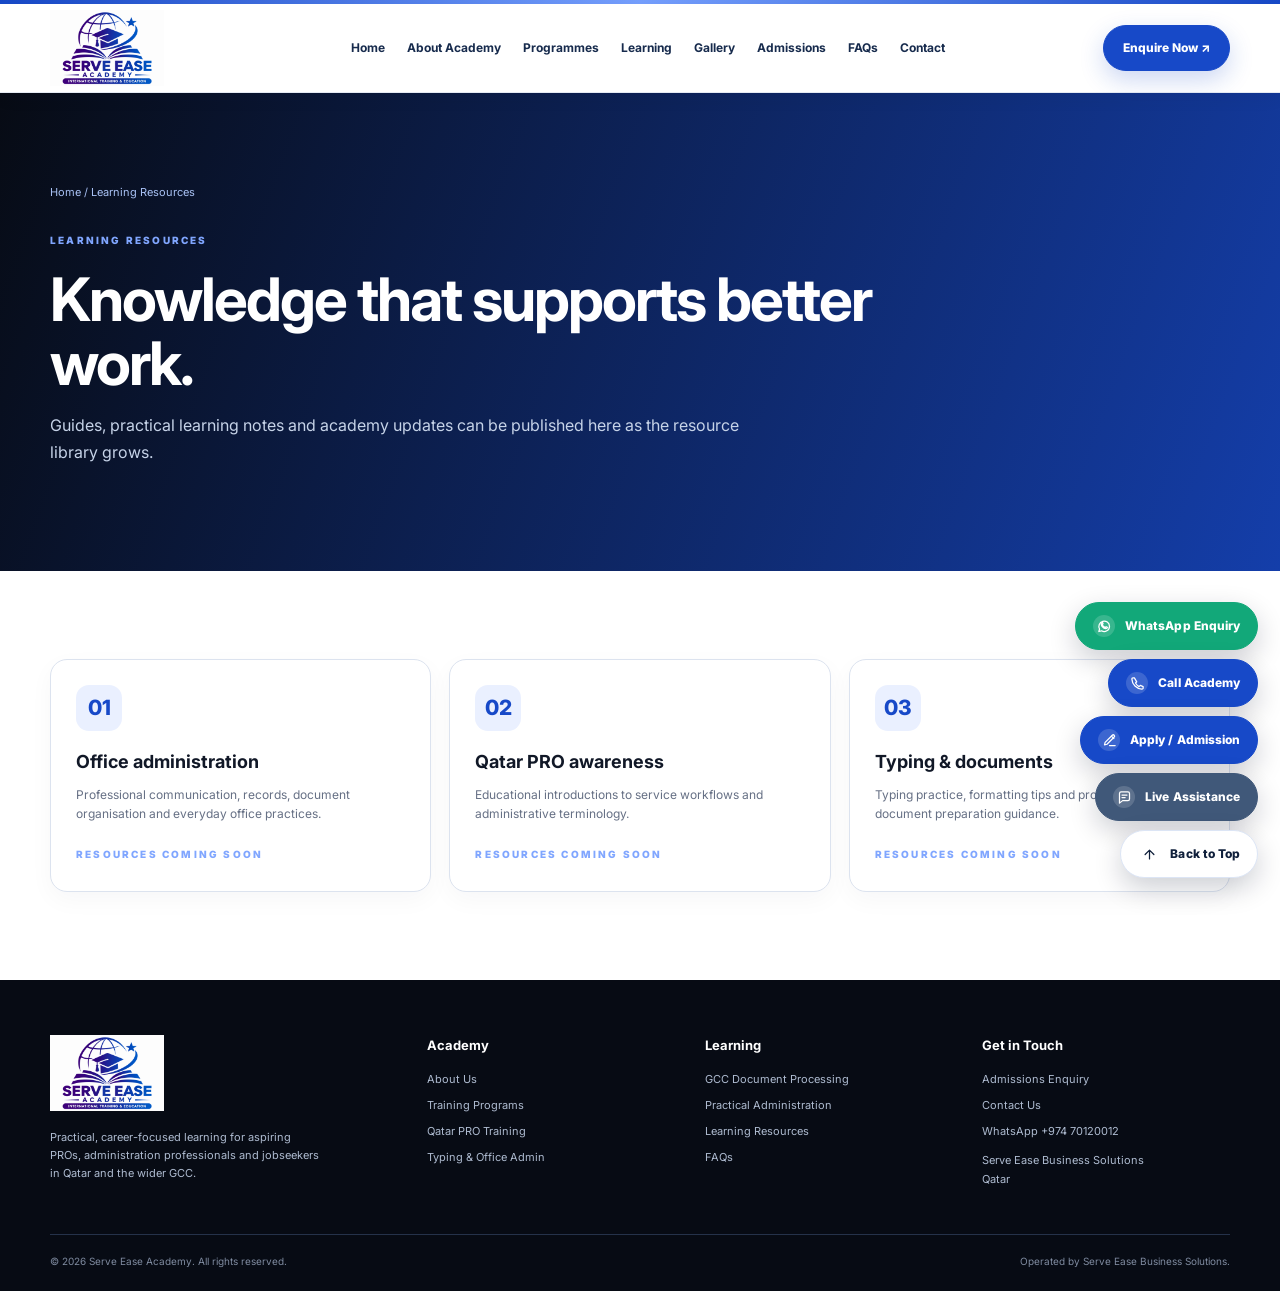
<file: learning.html>
<!doctype html><html lang="en"><head><meta charset="utf-8"><meta name="viewport" content="width=device-width,initial-scale=1"><title>Learning Resources | Serve Ease Academy</title><meta name="description" content="Learning resources for office administration, Qatar PRO awareness and professional typing."><meta name="theme-color" content="#070B14"><link rel="preconnect" href="https://fonts.googleapis.com"><link rel="preconnect" href="https://fonts.gstatic.com" crossorigin><link href="https://fonts.googleapis.com/css2?family=Inter:wght@400;500;600;700;800&display=swap" rel="stylesheet"><link rel="stylesheet" href="styles.css"></head><body id="top"><div class="cursor-glow" aria-hidden="true"></div><div class="loader page-loader" aria-label="Loading"><div class="round-loader" role="status" aria-label="Loading"></div></div><div class="topline"></div><header class="nav"><div class="wrap navin"><a class="brand" href="index.html"><img class="brandlogo" src="assets/serve-ease-academy-logo.png" alt="Serve Ease Academy — International Training & Education"></a><button class="menu" aria-label="Open menu">☰</button><nav class="navlinks"><a href="index.html">Home</a><a href="about.html">About Academy</a><a href="programs.html">Programmes</a><a href="learning.html">Learning</a><a href="gallery.html">Gallery</a><a href="admissions.html">Admissions</a><a href="faq.html">FAQs</a><a href="contact.html">Contact</a></nav><a class="navbtn" href="admissions.html">Enquire Now ↗</a></div></header><main><section class="pagehero"><div class="wrap"><div class="crumb"><a href="index.html">Home</a> / Learning Resources</div><span class="eyebrow">Learning resources</span><h1>Knowledge that supports better work.</h1><p>Guides, practical learning notes and academy updates can be published here as the resource library grows.</p></div></section><section class="section"><div class="wrap"><div class="grid3"><div class="card"><div class="cardicon">01</div><h3>Office administration</h3><p>Professional communication, records, document organisation and everyday office practices.</p><small class="eyebrow">Resources coming soon</small></div><div class="card"><div class="cardicon">02</div><h3>Qatar PRO awareness</h3><p>Educational introductions to service workflows and administrative terminology.</p><small class="eyebrow">Resources coming soon</small></div><div class="card"><div class="cardicon">03</div><h3>Typing & documents</h3><p>Typing practice, formatting tips and professional document preparation guidance.</p><small class="eyebrow">Resources coming soon</small></div></div></div></section></main><footer class="footer"><div class="wrap"><div class="footgrid"><div><div class="brand"><img class="brandlogo" src="assets/serve-ease-academy-logo.png" alt="Serve Ease Academy — International Training & Education"></div><p style="max-width:270px;margin-top:17px">Practical, career-focused learning for aspiring PROs, administration professionals and jobseekers in Qatar and the wider GCC.</p></div><div><h4>Academy</h4><a href="about.html">About Us</a><a href="programs.html">Training Programs</a><a href="qatar-pro.html">Qatar PRO Training</a><a href="typing.html">Typing & Office Admin</a></div><div><h4>Learning</h4><a href="gcc-pro.html">GCC Document Processing</a><a href="practical-admin.html">Practical Administration</a><a href="learning.html">Learning Resources</a><a href="faq.html">FAQs</a></div><div><h4>Get in Touch</h4><a href="admissions.html">Admissions Enquiry</a><a href="contact.html">Contact Us</a><a href="https://wa.me/97470120012" target="_blank" rel="noopener">WhatsApp +974 70120012</a><p>Serve Ease Business Solutions<br>Qatar</p></div></div><div class="copyright"><span>© 2026 Serve Ease Academy. All rights reserved.</span><span>Operated by Serve Ease Business Solutions.</span></div></div></footer><div class="float" aria-label="Quick contact links">
<a class="float-whatsapp" href="https://wa.me/97470120012" target="_blank" rel="noopener"><span class="fi"><svg viewBox="0 0 24 24" aria-hidden="true"><path d="M20 11.5a8.5 8.5 0 0 1-12.7 7.4L3 20l1.1-4A8.5 8.5 0 1 1 20 11.5Z"/><path d="M8.5 8.5c.4 2.5 2.5 4.6 5 5l1.2-1.2 2 1c-.3 1.5-1.3 2.2-2.8 2-3.7-.7-6.5-3.5-7.2-7.2-.2-1.5.5-2.5 2-2.8l1 2Z"/></svg></span> WhatsApp Enquiry</a>
<a class="float-call" href="tel:+97470120012"><span class="fi"><svg viewBox="0 0 24 24" aria-hidden="true"><path d="M7 3H4.8A1.8 1.8 0 0 0 3 5c.5 8.7 7.3 15.5 16 16a1.8 1.8 0 0 0 2-1.8V17l-4.5-2-2 2a14 14 0 0 1-5.7-5.7l2-2L7 3Z"/></svg></span> Call Academy</a>
<a class="float-apply" href="admissions.html"><span class="fi"><svg viewBox="0 0 24 24" aria-hidden="true"><path d="M12 20h9"/><path d="M16.5 3.5a2.1 2.1 0 0 1 3 3L8 18l-4 1 1-4Z"/><path d="m15 5 4 4"/></svg></span> Apply / Admission</a>
<a class="float-assist" href="contact.html"><span class="fi"><svg viewBox="0 0 24 24" aria-hidden="true"><path d="M4 5.5A2.5 2.5 0 0 1 6.5 3h11A2.5 2.5 0 0 1 20 5.5v9a2.5 2.5 0 0 1-2.5 2.5H9l-5 4Z"/><path d="M8 8h8M8 12h5"/></svg></span> Live Assistance</a>
<a class="float-top" href="#top"><span class="fi"><svg viewBox="0 0 24 24" aria-hidden="true"><path d="m5 12 7-7 7 7M12 5v14"/></svg></span> Back to Top</a>
</div><script src="site.js"></script></body></html>
</file>
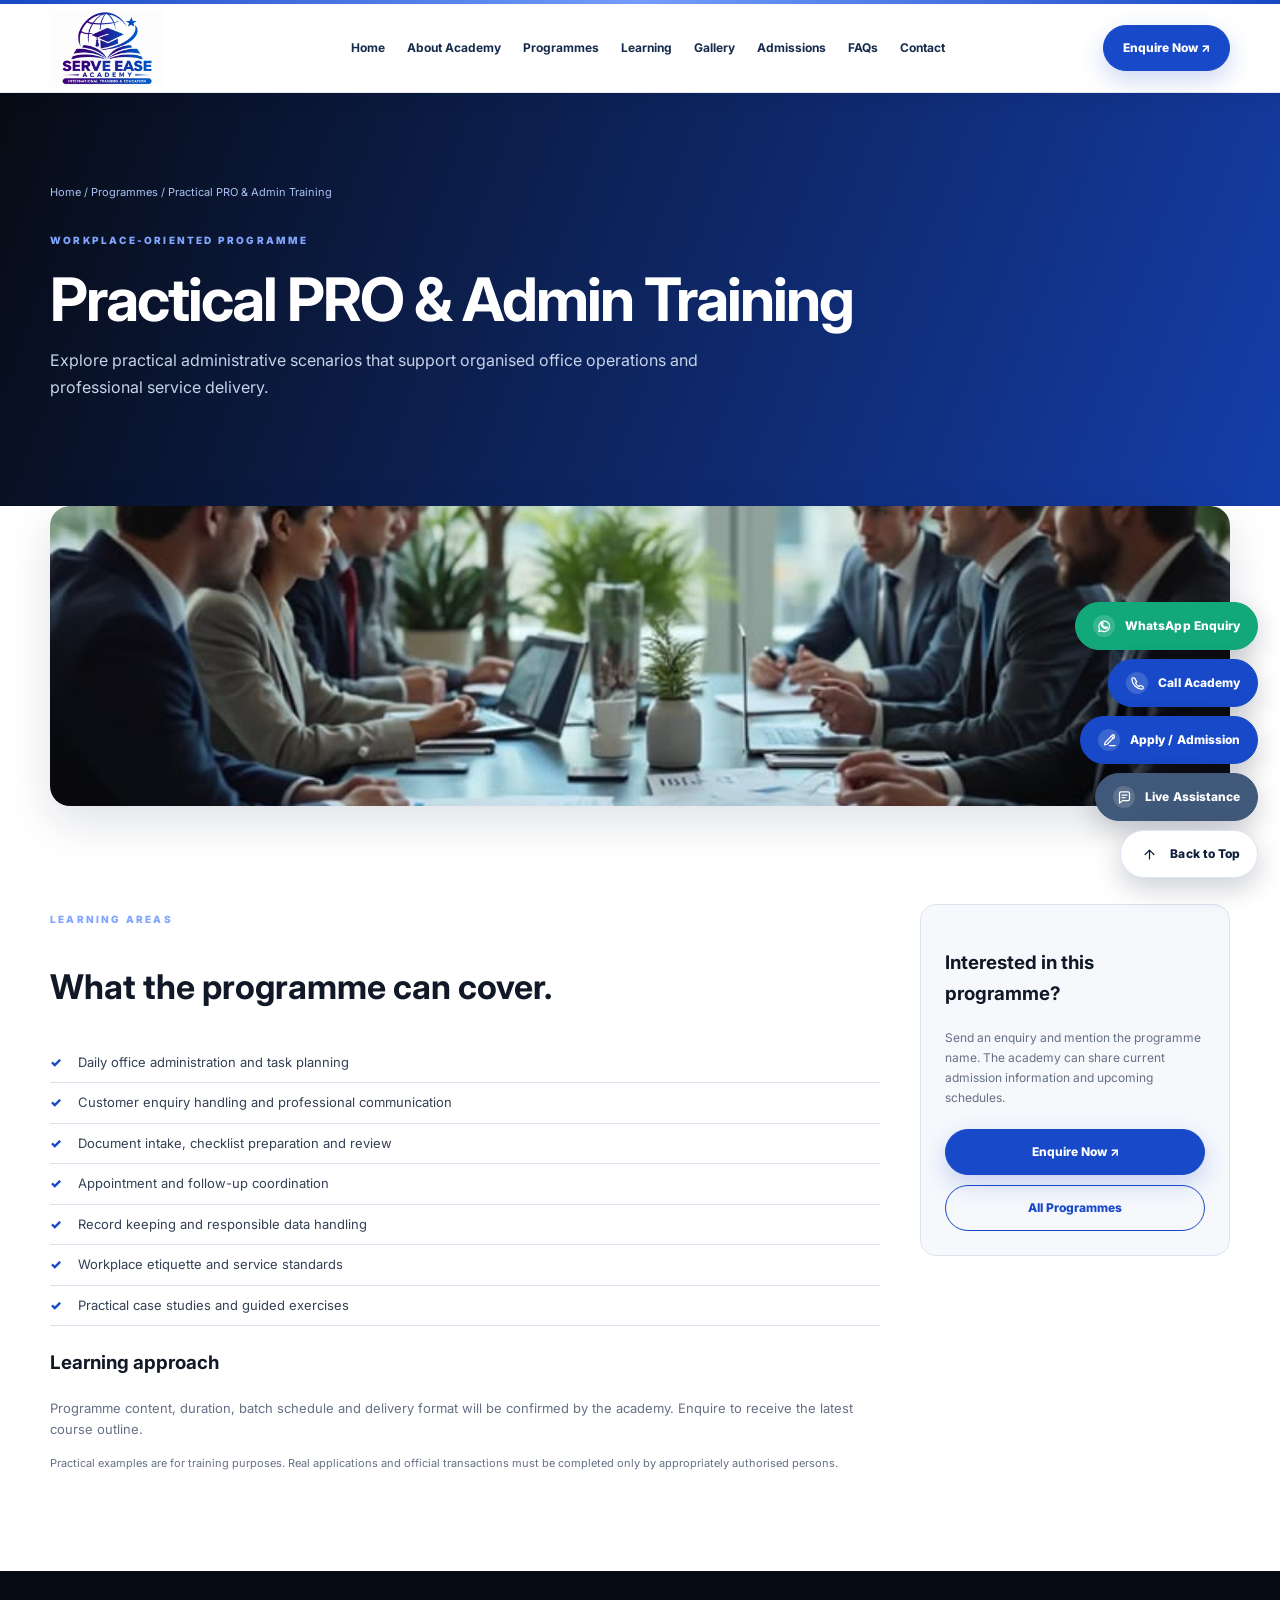
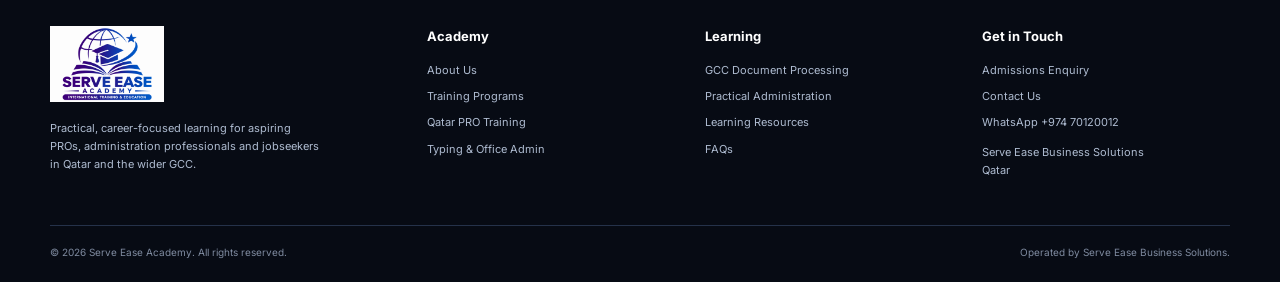
<file: practical-admin.html>
<!doctype html><html lang="en"><head><meta charset="utf-8"><meta name="viewport" content="width=device-width,initial-scale=1"><title>Practical PRO & Admin Training | Serve Ease Academy</title><meta name="description" content="Explore practical administrative scenarios that support organised office operations and professional service delivery."><meta name="theme-color" content="#070B14"><link rel="preconnect" href="https://fonts.googleapis.com"><link rel="preconnect" href="https://fonts.gstatic.com" crossorigin><link href="https://fonts.googleapis.com/css2?family=Inter:wght@400;500;600;700;800&display=swap" rel="stylesheet"><link rel="stylesheet" href="styles.css"></head><body id="top"><div class="cursor-glow" aria-hidden="true"></div><div class="loader page-loader" aria-label="Loading"><div class="round-loader" role="status" aria-label="Loading"></div></div><div class="topline"></div><header class="nav"><div class="wrap navin"><a class="brand" href="index.html"><img class="brandlogo" src="assets/serve-ease-academy-logo.png" alt="Serve Ease Academy — International Training & Education"></a><button class="menu" aria-label="Open menu">☰</button><nav class="navlinks"><a href="index.html">Home</a><a href="about.html">About Academy</a><a href="programs.html">Programmes</a><a href="learning.html">Learning</a><a href="gallery.html">Gallery</a><a href="admissions.html">Admissions</a><a href="faq.html">FAQs</a><a href="contact.html">Contact</a></nav><a class="navbtn" href="admissions.html">Enquire Now ↗</a></div></header><main><section class="pagehero"><div class="wrap"><div class="crumb"><a href="index.html">Home</a> / <a href="programs.html">Programmes</a> / Practical PRO & Admin Training</div><span class="eyebrow">Workplace-oriented programme</span><h1>Practical PRO & Admin Training</h1><p>Explore practical administrative scenarios that support organised office operations and professional service delivery.</p></div></section><section class="section feature-image-section"><div class="wrap"><img class="feature-image" src="assets/photos/course-hr.jpg" alt="Professional office administration workshop"></div></section><section class="section"><div class="wrap detail"><div><span class="eyebrow">Learning areas</span><h2 style="font-size:34px">What the programme can cover.</h2><ul class="ticks"><li>Daily office administration and task planning</li><li>Customer enquiry handling and professional communication</li><li>Document intake, checklist preparation and review</li><li>Appointment and follow-up coordination</li><li>Record keeping and responsible data handling</li><li>Workplace etiquette and service standards</li><li>Practical case studies and guided exercises</li></ul><h3>Learning approach</h3><p style="color:var(--muted);font-size:13px">Programme content, duration, batch schedule and delivery format will be confirmed by the academy. Enquire to receive the latest course outline.</p><p style="font-size:11px;color:var(--muted)">Practical examples are for training purposes. Real applications and official transactions must be completed only by appropriately authorised persons.</p></div><aside class="sidebox"><h3>Interested in this programme?</h3><p>Send an enquiry and mention the programme name. The academy can share current admission information and upcoming schedules.</p><a class="btn" href="admissions.html?programme=practical-admin">Enquire Now ↗</a><a class="btn ghost" style="color:var(--blue);border-color:var(--blue)" href="programs.html">All Programmes</a></aside></div></section></main><footer class="footer"><div class="wrap"><div class="footgrid"><div><div class="brand"><img class="brandlogo" src="assets/serve-ease-academy-logo.png" alt="Serve Ease Academy — International Training & Education"></div><p style="max-width:270px;margin-top:17px">Practical, career-focused learning for aspiring PROs, administration professionals and jobseekers in Qatar and the wider GCC.</p></div><div><h4>Academy</h4><a href="about.html">About Us</a><a href="programs.html">Training Programs</a><a href="qatar-pro.html">Qatar PRO Training</a><a href="typing.html">Typing & Office Admin</a></div><div><h4>Learning</h4><a href="gcc-pro.html">GCC Document Processing</a><a href="practical-admin.html">Practical Administration</a><a href="learning.html">Learning Resources</a><a href="faq.html">FAQs</a></div><div><h4>Get in Touch</h4><a href="admissions.html">Admissions Enquiry</a><a href="contact.html">Contact Us</a><a href="https://wa.me/97470120012" target="_blank" rel="noopener">WhatsApp +974 70120012</a><p>Serve Ease Business Solutions<br>Qatar</p></div></div><div class="copyright"><span>© 2026 Serve Ease Academy. All rights reserved.</span><span>Operated by Serve Ease Business Solutions.</span></div></div></footer><div class="float" aria-label="Quick contact links">
<a class="float-whatsapp" href="https://wa.me/97470120012" target="_blank" rel="noopener"><span class="fi"><svg viewBox="0 0 24 24" aria-hidden="true"><path d="M20 11.5a8.5 8.5 0 0 1-12.7 7.4L3 20l1.1-4A8.5 8.5 0 1 1 20 11.5Z"/><path d="M8.5 8.5c.4 2.5 2.5 4.6 5 5l1.2-1.2 2 1c-.3 1.5-1.3 2.2-2.8 2-3.7-.7-6.5-3.5-7.2-7.2-.2-1.5.5-2.5 2-2.8l1 2Z"/></svg></span> WhatsApp Enquiry</a>
<a class="float-call" href="tel:+97470120012"><span class="fi"><svg viewBox="0 0 24 24" aria-hidden="true"><path d="M7 3H4.8A1.8 1.8 0 0 0 3 5c.5 8.7 7.3 15.5 16 16a1.8 1.8 0 0 0 2-1.8V17l-4.5-2-2 2a14 14 0 0 1-5.7-5.7l2-2L7 3Z"/></svg></span> Call Academy</a>
<a class="float-apply" href="admissions.html"><span class="fi"><svg viewBox="0 0 24 24" aria-hidden="true"><path d="M12 20h9"/><path d="M16.5 3.5a2.1 2.1 0 0 1 3 3L8 18l-4 1 1-4Z"/><path d="m15 5 4 4"/></svg></span> Apply / Admission</a>
<a class="float-assist" href="contact.html"><span class="fi"><svg viewBox="0 0 24 24" aria-hidden="true"><path d="M4 5.5A2.5 2.5 0 0 1 6.5 3h11A2.5 2.5 0 0 1 20 5.5v9a2.5 2.5 0 0 1-2.5 2.5H9l-5 4Z"/><path d="M8 8h8M8 12h5"/></svg></span> Live Assistance</a>
<a class="float-top" href="#top"><span class="fi"><svg viewBox="0 0 24 24" aria-hidden="true"><path d="m5 12 7-7 7 7M12 5v14"/></svg></span> Back to Top</a>
</div><script src="site.js"></script></body></html>
</file>
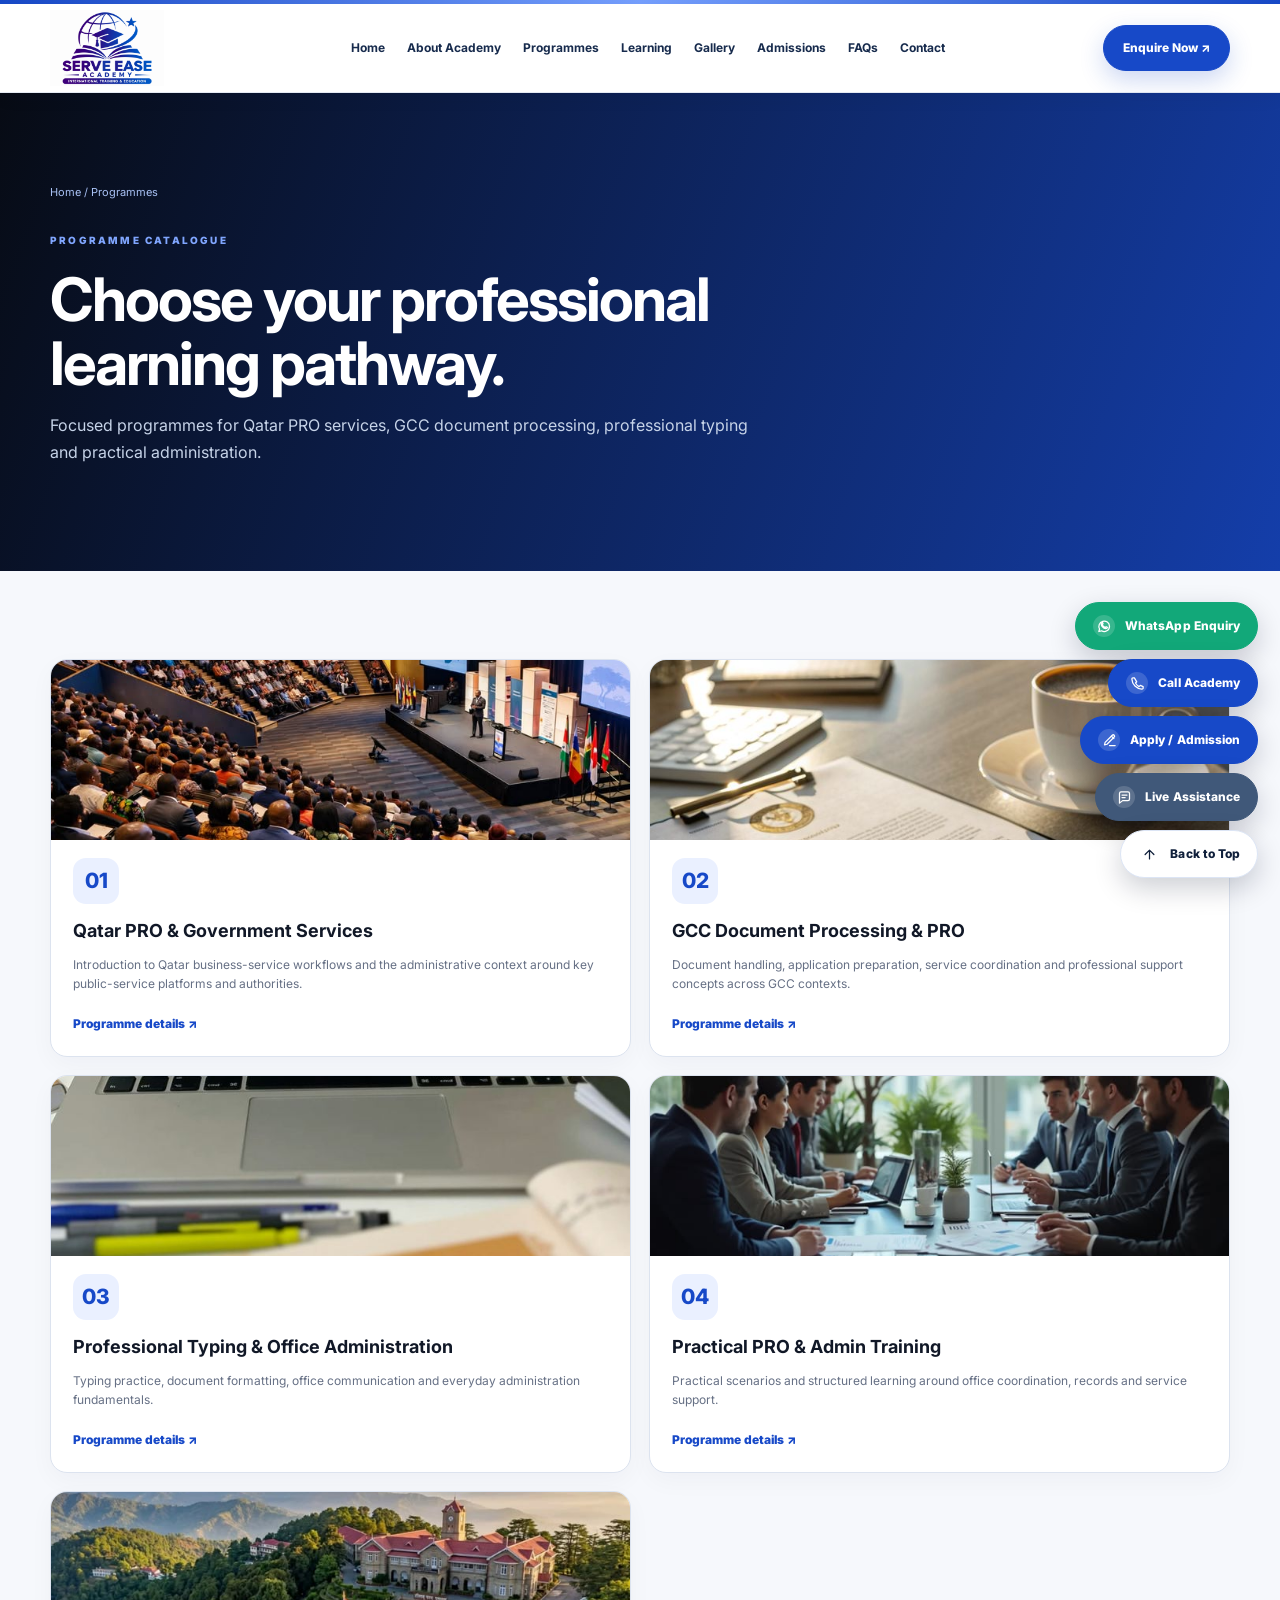
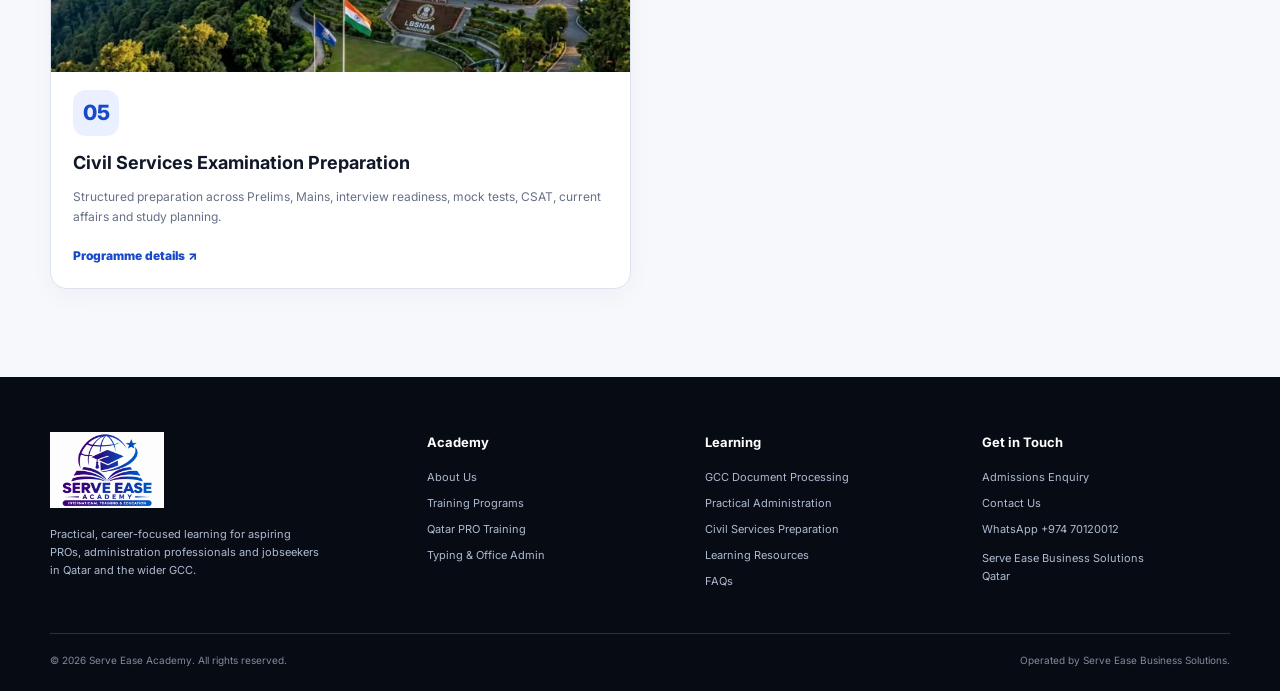
<file: programs.html>
<!doctype html><html lang="en"><head><meta charset="utf-8"><meta name="viewport" content="width=device-width,initial-scale=1"><title>Training Programmes | Serve Ease Academy</title><meta name="description" content="Explore Serve Ease Academy professional training programmes."><meta name="theme-color" content="#070B14"><link rel="preconnect" href="https://fonts.googleapis.com"><link rel="preconnect" href="https://fonts.gstatic.com" crossorigin><link href="https://fonts.googleapis.com/css2?family=Inter:wght@400;500;600;700;800&display=swap" rel="stylesheet"><link rel="stylesheet" href="styles.css"></head><body id="top"><div class="cursor-glow" aria-hidden="true"></div><div class="loader page-loader" aria-label="Loading"><div class="round-loader" role="status" aria-label="Loading"></div></div><div class="topline"></div><header class="nav"><div class="wrap navin"><a class="brand" href="index.html"><img class="brandlogo" src="assets/serve-ease-academy-logo.png" alt="Serve Ease Academy — International Training & Education"></a><button class="menu" aria-label="Open menu">☰</button><nav class="navlinks"><a href="index.html">Home</a><a href="about.html">About Academy</a><a href="programs.html">Programmes</a><a href="learning.html">Learning</a><a href="gallery.html">Gallery</a><a href="admissions.html">Admissions</a><a href="faq.html">FAQs</a><a href="contact.html">Contact</a></nav><a class="navbtn" href="admissions.html">Enquire Now ↗</a></div></header><main><section class="pagehero"><div class="wrap"><div class="crumb"><a href="index.html">Home</a> / Programmes</div><span class="eyebrow">Programme catalogue</span><h1>Choose your professional learning pathway.</h1><p>Focused programmes for Qatar PRO services, GCC document processing, professional typing and practical administration.</p></div></section><section class="section soft"><div class="wrap"><div class="grid2">
<div class="card programme-card"><img class="programme-image" src="assets/photos/mentor-1.jpg" alt="Qatar PRO and government services training"><div class="cardicon">01</div><h3>Qatar PRO & Government Services</h3><p>Introduction to Qatar business-service workflows and the administrative context around key public-service platforms and authorities.</p><a class="link" href="qatar-pro.html">Programme details ↗</a></div>
<div class="card programme-card"><img class="programme-image" src="assets/photos/course-gcc.jpg" alt="GCC document processing and PRO training"><div class="cardicon">02</div><h3>GCC Document Processing & PRO</h3><p>Document handling, application preparation, service coordination and professional support concepts across GCC contexts.</p><a class="link" href="gcc-pro.html">Programme details ↗</a></div>
<div class="card programme-card"><img class="programme-image" src="assets/photos/course-translation.jpg" alt="Professional typing and document preparation"><div class="cardicon">03</div><h3>Professional Typing & Office Administration</h3><p>Typing practice, document formatting, office communication and everyday administration fundamentals.</p><a class="link" href="typing.html">Programme details ↗</a></div>
<div class="card programme-card"><img class="programme-image" src="assets/photos/course-hr.jpg" alt="Practical PRO and office administration training"><div class="cardicon">04</div><h3>Practical PRO & Admin Training</h3><p>Practical scenarios and structured learning around office coordination, records and service support.</p><a class="link" href="practical-admin.html">Programme details ↗</a></div>
<div class="card programme-card"><img class="programme-image" src="assets/photos/course-upsc.jpg" alt="Civil services examination preparation"><div class="cardicon">05</div><h3>Civil Services Examination Preparation</h3><p>Structured preparation across Prelims, Mains, interview readiness, mock tests, CSAT, current affairs and study planning.</p><a class="link" href="civil-services.html">Programme details ↗</a></div>
</div></div></section></main><footer class="footer"><div class="wrap"><div class="footgrid"><div><div class="brand"><img class="brandlogo" src="assets/serve-ease-academy-logo.png" alt="Serve Ease Academy — International Training & Education"></div><p style="max-width:270px;margin-top:17px">Practical, career-focused learning for aspiring PROs, administration professionals and jobseekers in Qatar and the wider GCC.</p></div><div><h4>Academy</h4><a href="about.html">About Us</a><a href="programs.html">Training Programs</a><a href="qatar-pro.html">Qatar PRO Training</a><a href="typing.html">Typing & Office Admin</a></div><div><h4>Learning</h4><a href="gcc-pro.html">GCC Document Processing</a><a href="practical-admin.html">Practical Administration</a><a href="civil-services.html">Civil Services Preparation</a><a href="learning.html">Learning Resources</a><a href="faq.html">FAQs</a></div><div><h4>Get in Touch</h4><a href="admissions.html">Admissions Enquiry</a><a href="contact.html">Contact Us</a><a href="https://wa.me/97470120012" target="_blank" rel="noopener">WhatsApp +974 70120012</a><p>Serve Ease Business Solutions<br>Qatar</p></div></div><div class="copyright"><span>© 2026 Serve Ease Academy. All rights reserved.</span><span>Operated by Serve Ease Business Solutions.</span></div></div></footer><div class="float" aria-label="Quick contact links">
<a class="float-whatsapp" href="https://wa.me/97470120012" target="_blank" rel="noopener"><span class="fi"><svg viewBox="0 0 24 24" aria-hidden="true"><path d="M20 11.5a8.5 8.5 0 0 1-12.7 7.4L3 20l1.1-4A8.5 8.5 0 1 1 20 11.5Z"/><path d="M8.5 8.5c.4 2.5 2.5 4.6 5 5l1.2-1.2 2 1c-.3 1.5-1.3 2.2-2.8 2-3.7-.7-6.5-3.5-7.2-7.2-.2-1.5.5-2.5 2-2.8l1 2Z"/></svg></span> WhatsApp Enquiry</a>
<a class="float-call" href="tel:+97470120012"><span class="fi"><svg viewBox="0 0 24 24" aria-hidden="true"><path d="M7 3H4.8A1.8 1.8 0 0 0 3 5c.5 8.7 7.3 15.5 16 16a1.8 1.8 0 0 0 2-1.8V17l-4.5-2-2 2a14 14 0 0 1-5.7-5.7l2-2L7 3Z"/></svg></span> Call Academy</a>
<a class="float-apply" href="admissions.html"><span class="fi"><svg viewBox="0 0 24 24" aria-hidden="true"><path d="M12 20h9"/><path d="M16.5 3.5a2.1 2.1 0 0 1 3 3L8 18l-4 1 1-4Z"/><path d="m15 5 4 4"/></svg></span> Apply / Admission</a>
<a class="float-assist" href="contact.html"><span class="fi"><svg viewBox="0 0 24 24" aria-hidden="true"><path d="M4 5.5A2.5 2.5 0 0 1 6.5 3h11A2.5 2.5 0 0 1 20 5.5v9a2.5 2.5 0 0 1-2.5 2.5H9l-5 4Z"/><path d="M8 8h8M8 12h5"/></svg></span> Live Assistance</a>
<a class="float-top" href="#top"><span class="fi"><svg viewBox="0 0 24 24" aria-hidden="true"><path d="m5 12 7-7 7 7M12 5v14"/></svg></span> Back to Top</a>
</div><script src="site.js"></script></body></html>
</file>
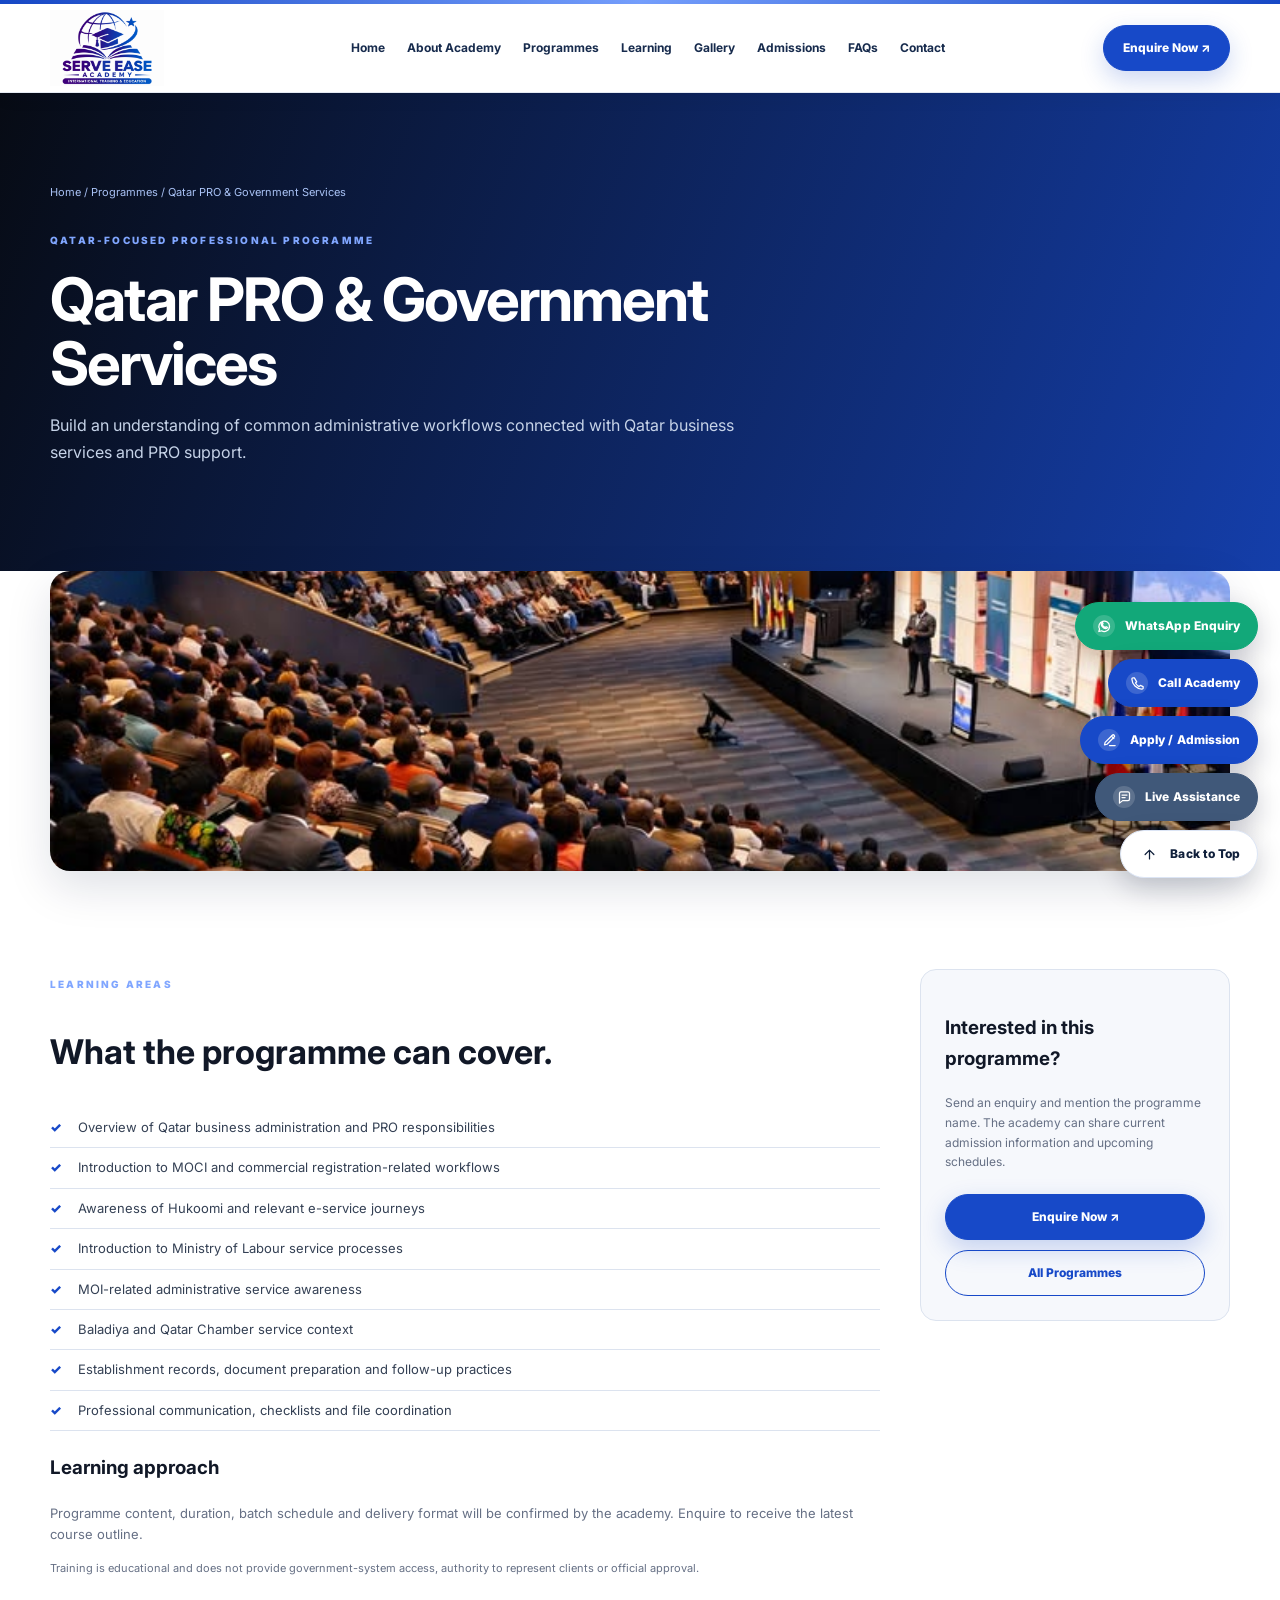
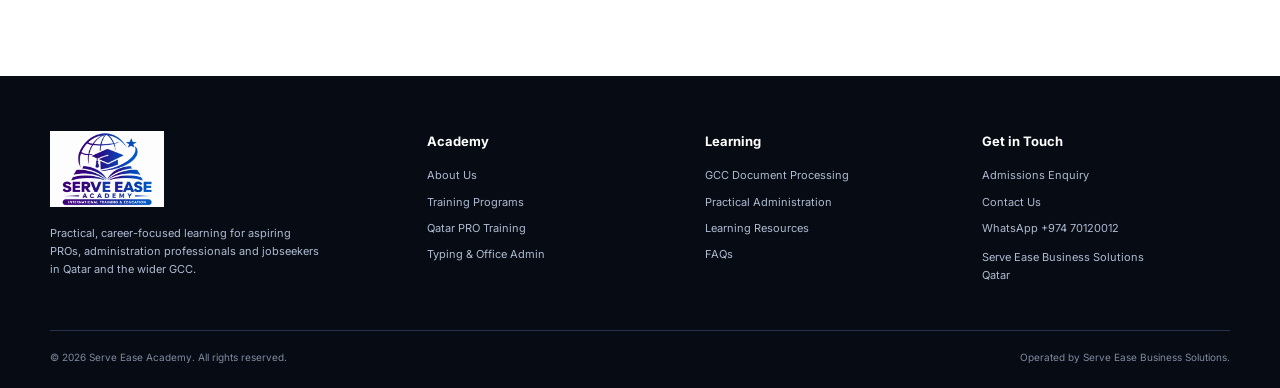
<file: qatar-pro.html>
<!doctype html><html lang="en"><head><meta charset="utf-8"><meta name="viewport" content="width=device-width,initial-scale=1"><title>Qatar PRO & Government Services | Serve Ease Academy</title><meta name="description" content="Build an understanding of common administrative workflows connected with Qatar business services and PRO support."><meta name="theme-color" content="#070B14"><link rel="preconnect" href="https://fonts.googleapis.com"><link rel="preconnect" href="https://fonts.gstatic.com" crossorigin><link href="https://fonts.googleapis.com/css2?family=Inter:wght@400;500;600;700;800&display=swap" rel="stylesheet"><link rel="stylesheet" href="styles.css"></head><body id="top"><div class="cursor-glow" aria-hidden="true"></div><div class="loader page-loader" aria-label="Loading"><div class="round-loader" role="status" aria-label="Loading"></div></div><div class="topline"></div><header class="nav"><div class="wrap navin"><a class="brand" href="index.html"><img class="brandlogo" src="assets/serve-ease-academy-logo.png" alt="Serve Ease Academy — International Training & Education"></a><button class="menu" aria-label="Open menu">☰</button><nav class="navlinks"><a href="index.html">Home</a><a href="about.html">About Academy</a><a href="programs.html">Programmes</a><a href="learning.html">Learning</a><a href="gallery.html">Gallery</a><a href="admissions.html">Admissions</a><a href="faq.html">FAQs</a><a href="contact.html">Contact</a></nav><a class="navbtn" href="admissions.html">Enquire Now ↗</a></div></header><main><section class="pagehero"><div class="wrap"><div class="crumb"><a href="index.html">Home</a> / <a href="programs.html">Programmes</a> / Qatar PRO & Government Services</div><span class="eyebrow">Qatar-focused professional programme</span><h1>Qatar PRO & Government Services</h1><p>Build an understanding of common administrative workflows connected with Qatar business services and PRO support.</p></div></section><section class="section feature-image-section"><div class="wrap"><img class="feature-image" src="assets/photos/mentor-1.jpg" alt="Professional seminar and training session"></div></section><section class="section"><div class="wrap detail"><div><span class="eyebrow">Learning areas</span><h2 style="font-size:34px">What the programme can cover.</h2><ul class="ticks"><li>Overview of Qatar business administration and PRO responsibilities</li><li>Introduction to MOCI and commercial registration-related workflows</li><li>Awareness of Hukoomi and relevant e-service journeys</li><li>Introduction to Ministry of Labour service processes</li><li>MOI-related administrative service awareness</li><li>Baladiya and Qatar Chamber service context</li><li>Establishment records, document preparation and follow-up practices</li><li>Professional communication, checklists and file coordination</li></ul><h3>Learning approach</h3><p style="color:var(--muted);font-size:13px">Programme content, duration, batch schedule and delivery format will be confirmed by the academy. Enquire to receive the latest course outline.</p><p style="font-size:11px;color:var(--muted)">Training is educational and does not provide government-system access, authority to represent clients or official approval.</p></div><aside class="sidebox"><h3>Interested in this programme?</h3><p>Send an enquiry and mention the programme name. The academy can share current admission information and upcoming schedules.</p><a class="btn" href="admissions.html?programme=qatar-pro">Enquire Now ↗</a><a class="btn ghost" style="color:var(--blue);border-color:var(--blue)" href="programs.html">All Programmes</a></aside></div></section></main><footer class="footer"><div class="wrap"><div class="footgrid"><div><div class="brand"><img class="brandlogo" src="assets/serve-ease-academy-logo.png" alt="Serve Ease Academy — International Training & Education"></div><p style="max-width:270px;margin-top:17px">Practical, career-focused learning for aspiring PROs, administration professionals and jobseekers in Qatar and the wider GCC.</p></div><div><h4>Academy</h4><a href="about.html">About Us</a><a href="programs.html">Training Programs</a><a href="qatar-pro.html">Qatar PRO Training</a><a href="typing.html">Typing & Office Admin</a></div><div><h4>Learning</h4><a href="gcc-pro.html">GCC Document Processing</a><a href="practical-admin.html">Practical Administration</a><a href="learning.html">Learning Resources</a><a href="faq.html">FAQs</a></div><div><h4>Get in Touch</h4><a href="admissions.html">Admissions Enquiry</a><a href="contact.html">Contact Us</a><a href="https://wa.me/97470120012" target="_blank" rel="noopener">WhatsApp +974 70120012</a><p>Serve Ease Business Solutions<br>Qatar</p></div></div><div class="copyright"><span>© 2026 Serve Ease Academy. All rights reserved.</span><span>Operated by Serve Ease Business Solutions.</span></div></div></footer><div class="float" aria-label="Quick contact links">
<a class="float-whatsapp" href="https://wa.me/97470120012" target="_blank" rel="noopener"><span class="fi"><svg viewBox="0 0 24 24" aria-hidden="true"><path d="M20 11.5a8.5 8.5 0 0 1-12.7 7.4L3 20l1.1-4A8.5 8.5 0 1 1 20 11.5Z"/><path d="M8.5 8.5c.4 2.5 2.5 4.6 5 5l1.2-1.2 2 1c-.3 1.5-1.3 2.2-2.8 2-3.7-.7-6.5-3.5-7.2-7.2-.2-1.5.5-2.5 2-2.8l1 2Z"/></svg></span> WhatsApp Enquiry</a>
<a class="float-call" href="tel:+97470120012"><span class="fi"><svg viewBox="0 0 24 24" aria-hidden="true"><path d="M7 3H4.8A1.8 1.8 0 0 0 3 5c.5 8.7 7.3 15.5 16 16a1.8 1.8 0 0 0 2-1.8V17l-4.5-2-2 2a14 14 0 0 1-5.7-5.7l2-2L7 3Z"/></svg></span> Call Academy</a>
<a class="float-apply" href="admissions.html"><span class="fi"><svg viewBox="0 0 24 24" aria-hidden="true"><path d="M12 20h9"/><path d="M16.5 3.5a2.1 2.1 0 0 1 3 3L8 18l-4 1 1-4Z"/><path d="m15 5 4 4"/></svg></span> Apply / Admission</a>
<a class="float-assist" href="contact.html"><span class="fi"><svg viewBox="0 0 24 24" aria-hidden="true"><path d="M4 5.5A2.5 2.5 0 0 1 6.5 3h11A2.5 2.5 0 0 1 20 5.5v9a2.5 2.5 0 0 1-2.5 2.5H9l-5 4Z"/><path d="M8 8h8M8 12h5"/></svg></span> Live Assistance</a>
<a class="float-top" href="#top"><span class="fi"><svg viewBox="0 0 24 24" aria-hidden="true"><path d="m5 12 7-7 7 7M12 5v14"/></svg></span> Back to Top</a>
</div><script src="site.js"></script></body></html>
</file>
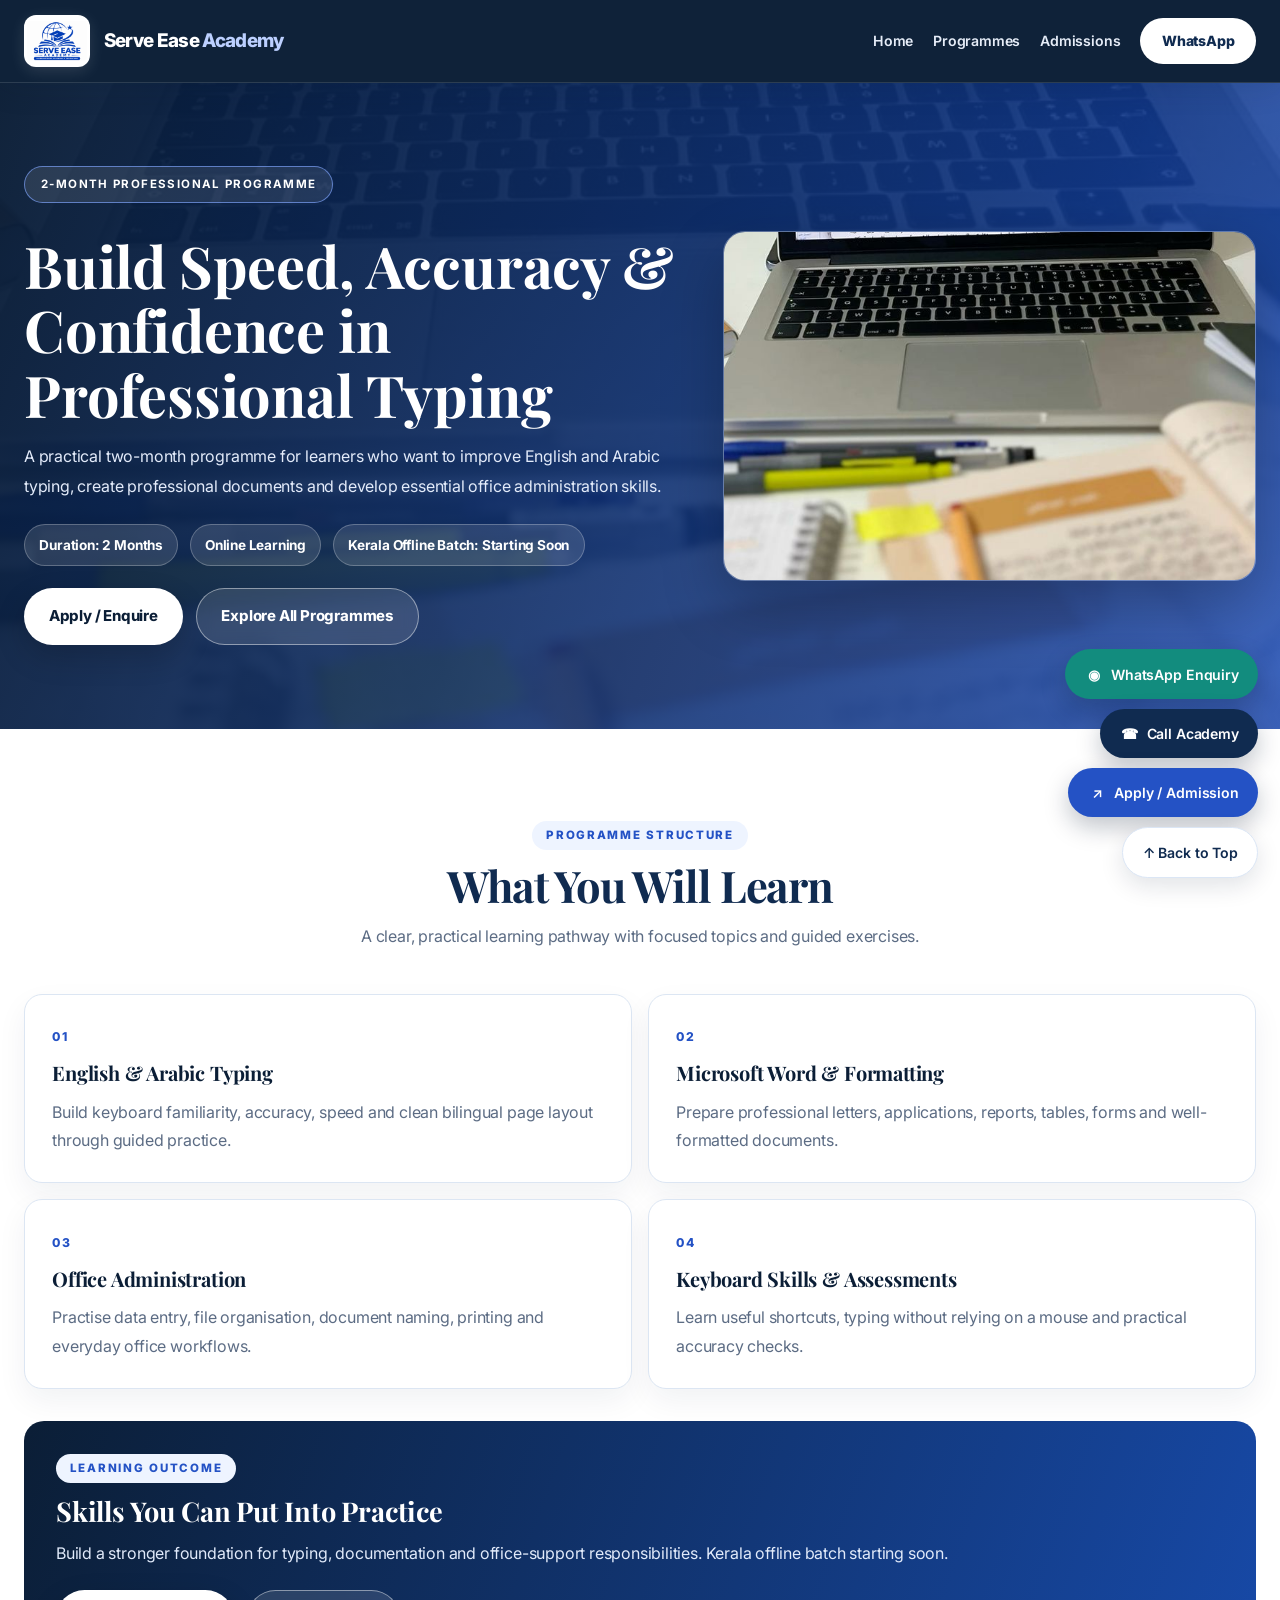
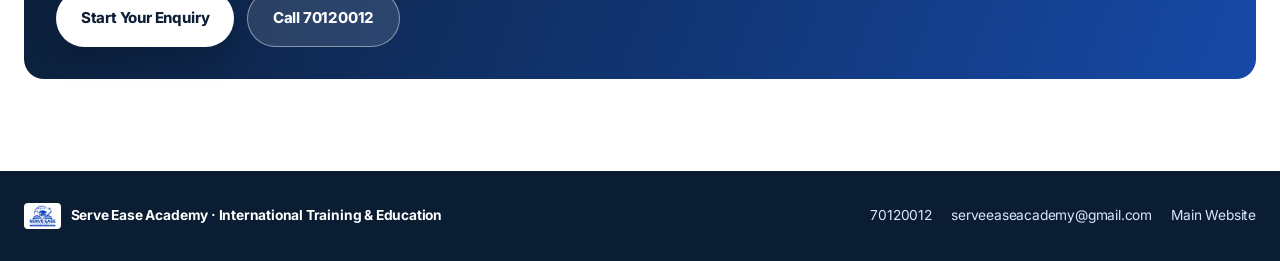
<file: typing-course.html>
<!DOCTYPE html>
<html lang="en"><head><meta charset="UTF-8"><meta name="viewport" content="width=device-width, initial-scale=1.0">
<title>Professional Typing &amp; Office Administration | Serve Ease Academy</title>
<meta name="description" content="A practical two-month programme for learners who want to improve English and Arabic typing, create professional documents and develop essential office administration skills.">
<meta name="theme-color" content="#102B50">
<link rel="preconnect" href="https://fonts.googleapis.com"><link rel="preconnect" href="https://fonts.gstatic.com" crossorigin>
<link href="https://fonts.googleapis.com/css2?family=Inter:wght@400;500;600;700;800&family=Playfair+Display:wght@600;700&display=swap" rel="stylesheet">
<style>
    :root {
      --navy-deep: #102B50;
      --royal-blue: #2452C5;
      --azure-accent: #2452C5;
      --sky-tint: #EDF3FC;
      --ice-border: #DCE5F2;
      --pure-white: #ffffff;
      --off-white: #F5F8FC;
      --text-dark: #14213D;
      --text-muted: #4b5d78;
      --radius-lg: 16px;
      --radius-md: 10px;
      --shadow-luxury: 0 18px 40px -12px rgba(6, 22, 48, 0.14);
      --shadow-card: 0 6px 20px -4px rgba(12, 56, 122, 0.08);
    }

    * { box-sizing: border-box; margin: 0; padding: 0; }
    html { scroll-behavior: smooth; }
    body {
      font-family: 'Inter', -apple-system, BlinkMacSystemFont, sans-serif;
      color: var(--text-dark);
      background-color: var(--pure-white);
      line-height: 1.65;
      -webkit-font-smoothing: antialiased;
    }

    img { display: block; max-width: 100%; }
    a { text-decoration: none; color: inherit; }
    button { font-family: inherit; cursor: pointer; }

    .container {
      width: 100%;
      max-width: 1240px;
      margin: 0 auto;
      padding: 0 1.5rem;
    }

    /* ================= VIEW SWITCHING ================= */
    .page-view { display: none; }
    .page-view.active { display: block; animation: fadeIn 0.28s ease; }
    @keyframes fadeIn {
      from { opacity: 0; transform: translateY(6px); }
      to { opacity: 1; transform: translateY(0); }
    }

    /* ================= NAVBAR ================= */
    .navbar {
      background: rgba(255, 255, 255, 0.97);
      backdrop-filter: blur(12px);
      border-bottom: 1px solid var(--ice-border);
      position: sticky;
      top: 0;
      z-index: 1000;
    }

    .nav-inner {
      display: flex;
      align-items: center;
      justify-content: space-between;
      height: 76px;
      gap: 1rem;
    }

    .brand {
      display: flex;
      align-items: center;
      gap: 0.7rem;
      font-weight: 800;
      font-size: 1.18rem;
      color: var(--navy-deep);
      cursor: pointer;
    }

    .brand img { height: 42px; width: auto; object-fit: contain; }
    .brand span { color: var(--azure-accent); }

    .nav-links {
      display: flex;
      align-items: center;
      gap: 1.5rem;
      font-size: 0.92rem;
      font-weight: 600;
      color: var(--text-muted);
    }

    .nav-links a:hover, .nav-links a.active-link { color: var(--royal-blue); }

    .nav-cta {
      background: linear-gradient(135deg, var(--royal-blue), var(--azure-accent));
      color: var(--pure-white) !important;
      padding: 0.6rem 1.25rem;
      border-radius: 8px;
      font-weight: 600;
      box-shadow: 0 4px 14px rgba(26, 98, 216, 0.25);
    }

    /* ================= HERO ================= */
    .hero {
      background:
        linear-gradient(115deg, rgba(41, 82, 190, 0.96) 0%, rgba(23, 52, 119, 0.92) 100%),
        url('hero-bg.jpg') center/cover no-repeat;
      color: var(--pure-white);
      padding: 5.8rem 0 5rem;
    }

    .hero-grid {
      display: grid;
      grid-template-columns: 1.25fr 0.75fr;
      gap: 3rem;
      align-items: center;
    }

    .hero-tag {
      display: inline-block;
      background: rgba(255, 255, 255, 0.12);
      border: 1px solid rgba(255, 255, 255, 0.28);
      color: #dbeafe;
      font-size: 0.78rem;
      font-weight: 700;
      letter-spacing: 0.06em;
      text-transform: uppercase;
      padding: 0.36rem 0.9rem;
      border-radius: 999px;
      margin-bottom: 1.15rem;
    }

    .hero h1 {
      font-family: 'Playfair Display', Georgia, serif;
      font-size: clamp(2.05rem, 4vw, 3.1rem);
      font-weight: 700;
      line-height: 1.18;
      margin-bottom: 1.2rem;
    }

    .hero p {
      font-size: 1.05rem;
      color: #e2e8f0;
      margin-bottom: 1.9rem;
      max-width: 650px;
    }

    .hero-actions { display: flex; flex-wrap: wrap; gap: 0.9rem; }

    .btn {
      display: inline-flex;
      align-items: center;
      justify-content: center;
      padding: 0.85rem 1.65rem;
      border-radius: 8px;
      font-weight: 600;
      font-size: 0.94rem;
      border: none;
      transition: all 0.2s ease;
    }

    .btn-white {
      background: var(--pure-white);
      color: var(--navy-deep);
      box-shadow: 0 10px 25px rgba(0, 0, 0, 0.2);
    }

    .btn-white:hover { background: var(--sky-tint); transform: translateY(-2px); }

    .btn-glass {
      background: rgba(255, 255, 255, 0.12);
      color: var(--pure-white);
      border: 1px solid rgba(255, 255, 255, 0.35);
    }

    .btn-glass:hover { background: rgba(255, 255, 255, 0.22); }

    .hero-panel {
      background: rgba(255, 255, 255, 0.08);
      border: 1px solid rgba(255, 255, 255, 0.22);
      border-radius: var(--radius-lg);
      padding: 1.8rem;
      backdrop-filter: blur(12px);
    }

    .hero-panel h3 {
      font-size: 1.08rem;
      margin-bottom: 1rem;
      padding-bottom: 0.65rem;
      border-bottom: 1px solid rgba(255, 255, 255, 0.16);
    }

    .hero-panel ul {
      list-style: none;
      display: flex;
      flex-direction: column;
      gap: 0.85rem;
      font-size: 0.92rem;
      color: #eff6ff;
    }

    .hero-panel li::before { content: "✓ "; color: #93c5fd; font-weight: 800; }

    /* ================= STATS STRIP (COUNT TO ZERO) ================= */
    .stats-strip {
      background: var(--pure-white);
      border-bottom: 1px solid var(--ice-border);
      padding: 2.3rem 0;
    }

    .stats-grid {
      display: grid;
      grid-template-columns: repeat(4, 1fr);
      gap: 1.4rem;
      text-align: center;
    }

    .stat-card {
      padding: 1.2rem 1rem;
      border-radius: var(--radius-md);
      background: var(--off-white);
      border: 1px solid var(--ice-border);
    }

    .stat-number {
      font-family: 'Playfair Display', Georgia, serif;
      font-size: clamp(1.9rem, 3vw, 2.55rem);
      font-weight: 700;
      color: var(--royal-blue);
      line-height: 1.15;
    }

    .stat-label {
      margin-top: 0.35rem;
      font-size: 0.9rem;
      font-weight: 600;
      color: var(--text-muted);
    }

    /* ================= SECTION & TYPOGRAPHY ================= */
    .section { padding: 4.4rem 0; }
    .section-alt {
      background: var(--off-white);
      border-top: 1px solid var(--ice-border);
      border-bottom: 1px solid var(--ice-border);
    }

    .section-header {
      text-align: center;
      max-width: 760px;
      margin: 0 auto 2.8rem;
    }

    .eyebrow {
      display: inline-block;
      font-size: 0.76rem;
      font-weight: 700;
      letter-spacing: 0.08em;
      text-transform: uppercase;
      color: var(--azure-accent);
      background: var(--sky-tint);
      padding: 0.3rem 0.85rem;
      border-radius: 999px;
      margin-bottom: 0.65rem;
    }

    .section-header h2 {
      font-family: 'Playfair Display', Georgia, serif;
      font-size: clamp(1.65rem, 3vw, 2.25rem);
      color: var(--navy-deep);
      font-weight: 700;
      margin-bottom: 0.65rem;
    }

    .section-header p { color: var(--text-muted); font-size: 0.98rem; }

    /* ================= GRIDS & CARDS ================= */
    .grid-2 { display: grid; grid-template-columns: repeat(2, 1fr); gap: 2rem; }
    .grid-3 { display: grid; grid-template-columns: repeat(3, 1fr); gap: 1.75rem; }
    .grid-4 { display: grid; grid-template-columns: repeat(4, 1fr); gap: 1.35rem; }

    .card {
      background: var(--pure-white);
      border: 1px solid var(--ice-border);
      border-radius: var(--radius-lg);
      overflow: hidden;
      box-shadow: var(--shadow-card);
      transition: transform 0.25s ease, box-shadow 0.25s ease;
      display: flex;
      flex-direction: column;
      justify-content: space-between;
    }

    .card:hover { transform: translateY(-4px); box-shadow: var(--shadow-luxury); }

    .card-img { height: 210px; overflow: hidden; background: var(--navy-deep); position: relative; }
    .card-img img { width: 100%; height: 100%; object-fit: cover; transition: transform 0.4s ease; }
    .card:hover .card-img img { transform: scale(1.04); }

    .card-badge {
      position: absolute;
      top: 0.85rem;
      left: 0.85rem;
      background: rgba(6, 22, 48, 0.88);
      color: var(--pure-white);
      font-size: 0.74rem;
      font-weight: 700;
      padding: 0.3rem 0.75rem;
      border-radius: 6px;
    }

    .card-body { padding: 1.6rem; flex-grow: 1; display: flex; flex-direction: column; justify-content: space-between; }
    .card-body h3 { font-size: 1.2rem; color: var(--navy-deep); margin-bottom: 0.55rem; }
    .card-body p { color: var(--text-muted); font-size: 0.92rem; margin-bottom: 1rem; }

    .card-list {
      list-style: none;
      display: flex;
      flex-direction: column;
      gap: 0.5rem;
      margin-bottom: 1.4rem;
      padding-top: 0.85rem;
      border-top: 1px solid var(--ice-border);
    }

    .card-list li { font-size: 0.89rem; color: var(--text-dark); }
    .card-list li::before { content: "◆ "; color: var(--azure-accent); font-size: 0.72rem; }

    .card-btn {
      display: inline-flex;
      align-items: center;
      justify-content: center;
      width: 100%;
      padding: 0.78rem 1.15rem;
      background: var(--royal-blue);
      color: var(--pure-white);
      border-radius: 8px;
      font-weight: 600;
      font-size: 0.9rem;
      border: none;
      transition: background 0.2s ease;
    }

    .card-btn:hover { background: var(--navy-deep); }

    .info-box {
      background: var(--pure-white);
      border: 1px solid var(--ice-border);
      border-left: 4px solid var(--azure-accent);
      border-radius: var(--radius-md);
      padding: 1.35rem;
    }

    .info-box h4 { color: var(--navy-deep); font-size: 1rem; margin-bottom: 0.4rem; }
    .info-box p { color: var(--text-muted); font-size: 0.9rem; margin: 0; }

    /* ================= ABOUT & MENTOR ================= */
    .about-grid { display: grid; grid-template-columns: 1fr 1fr; gap: 3rem; align-items: center; }
    .about-images { display: grid; grid-template-columns: 1fr 1fr; gap: 1.15rem; }
    .about-images img {
      width: 100%;
      height: 290px;
      object-fit: cover;
      border-radius: var(--radius-lg);
      border: 3px solid var(--pure-white);
      box-shadow: var(--shadow-luxury);
    }
    .about-images img:nth-child(2) { margin-top: 1.8rem; }

    .mentor-card {
      background: linear-gradient(135deg, var(--royal-blue) 0%, var(--navy-deep) 100%);
      color: var(--pure-white);
      border-radius: var(--radius-lg);
      padding: 2.4rem;
      display: grid;
      grid-template-columns: 260px 1fr;
      gap: 2.4rem;
      align-items: center;
      box-shadow: var(--shadow-luxury);
    }

    .mentor-card img {
      width: 100%;
      height: 290px;
      object-fit: cover;
      border-radius: var(--radius-md);
      border: 3px solid rgba(255, 255, 255, 0.28);
    }

    .mentor-card h3 { font-family: 'Playfair Display', Georgia, serif; font-size: 1.75rem; margin-bottom: 0.65rem; }
    .mentor-card p { color: #dbeafe; margin-bottom: 1.25rem; font-size: 0.96rem; }
    .mentor-tags { display: flex; flex-wrap: wrap; gap: 0.55rem; }
    .mentor-tags span {
      background: rgba(255, 255, 255, 0.14);
      border: 1px solid rgba(255, 255, 255, 0.24);
      padding: 0.35rem 0.8rem;
      border-radius: 999px;
      font-size: 0.82rem;
    }

    /* ================= GALLERY ================= */
    .gallery-item {
      border-radius: var(--radius-md);
      overflow: hidden;
      border: 1px solid var(--ice-border);
      background: var(--pure-white);
      aspect-ratio: 4 / 3;
    }
    .gallery-item img { width: 100%; height: 100%; object-fit: cover; transition: transform 0.35s ease; }
    .gallery-item:hover img { transform: scale(1.06); }

    /* ================= ENQUIRY FORM ================= */
    .enquiry-box {
      max-width: 760px;
      margin: 0 auto;
      background: var(--pure-white);
      border: 1px solid var(--ice-border);
      border-radius: var(--radius-lg);
      padding: 2rem;
      box-shadow: var(--shadow-card);
    }
    .form-grid { display: grid; grid-template-columns: 1fr 1fr; gap: 1rem; margin-bottom: 1rem; }
    .form-control {
      width: 100%;
      padding: 0.78rem 0.95rem;
      border: 1px solid var(--ice-border);
      border-radius: 8px;
      font-family: inherit;
      font-size: 0.92rem;
      color: var(--text-dark);
      background: var(--off-white);
    }
    .form-status { margin-top: 0.85rem; font-size: 0.9rem; font-weight: 600; color: var(--royal-blue); }

    /* ================= SUB-PAGE BANNER & 8 UPSC SUB-PAGES ================= */
    .subpage-header {
      background: linear-gradient(115deg, var(--royal-blue) 0%, var(--navy-deep) 100%);
      color: var(--pure-white);
      padding: 3.5rem 0 3rem;
    }

    .breadcrumb {
      display: flex;
      flex-wrap: wrap;
      gap: 0.5rem;
      font-size: 0.86rem;
      color: #bfdbfe;
      margin-bottom: 1rem;
    }

    .breadcrumb button {
      background: none;
      border: none;
      color: var(--pure-white);
      text-decoration: underline;
      font-size: 0.86rem;
    }

    .subpage-header h1 {
      font-family: 'Playfair Display', Georgia, serif;
      font-size: clamp(1.85rem, 3.5vw, 2.7rem);
      margin-bottom: 0.65rem;
    }

    .subpage-header p { color: #e2e8f0; max-width: 780px; }

    .subpage-tabs {
      background: var(--off-white);
      border-bottom: 1px solid var(--ice-border);
      padding: 0.85rem 0;
      position: sticky;
      top: 76px;
      z-index: 900;
    }

    .tabs-scroll {
      display: flex;
      gap: 0.55rem;
      overflow-x: auto;
      padding-bottom: 0.25rem;
    }

    .tab-pill {
      white-space: nowrap;
      padding: 0.5rem 0.95rem;
      border-radius: 999px;
      border: 1px solid var(--ice-border);
      background: var(--pure-white);
      color: var(--text-dark);
      font-size: 0.84rem;
      font-weight: 600;
      transition: all 0.2s ease;
    }

    .tab-pill:hover, .tab-pill.active {
      background: var(--royal-blue);
      color: var(--pure-white);
      border-color: var(--royal-blue);
    }

    .upsc-sub-panel { display: none; padding: 3.5rem 0; }
    .upsc-sub-panel.active { display: block; animation: fadeIn 0.25s ease; }
    .upsc-sub-panel:focus { outline:none; }

    .qa-box {
      background: var(--pure-white);
      border: 1px solid var(--ice-border);
      border-radius: var(--radius-md);
      padding: 1.3rem 1.5rem;
      margin-bottom: 1rem;
    }

    .qa-box h4 { color: var(--navy-deep); font-size: 1rem; margin-bottom: 0.4rem; }
    .qa-box p { color: var(--text-muted); font-size: 0.92rem; margin: 0; }

    /* ================= FAQ ================= */
    .faq-list { max-width: 860px; margin: 0 auto; display: flex; flex-direction: column; gap: 0.85rem; }
    details.faq-item { border: 1px solid var(--ice-border); border-radius: var(--radius-md); background: var(--pure-white); }
    details.faq-item summary {
      list-style: none;
      padding: 1.1rem 1.35rem;
      font-weight: 600;
      color: var(--navy-deep);
      cursor: pointer;
      display: flex;
      justify-content: space-between;
      align-items: center;
    }
    details.faq-item summary::-webkit-details-marker { display: none; }
    details.faq-item summary::after { content: "+"; color: var(--azure-accent); font-size: 1.3rem; }
    details.faq-item[open] summary::after { content: "−"; }
    .faq-answer { padding: 0 1.35rem 1.2rem; color: var(--text-muted); font-size: 0.93rem; }

    /* ================= MINIMAL GLOBAL FOOTER ================= */
    .footer-minimal {
      background: var(--navy-deep);
      color: #cbd5e1;
      padding: 1.5rem 0;
      font-size: 0.86rem;
    }

    .footer-min-inner {
      display: flex;
      flex-wrap: wrap;
      align-items: center;
      justify-content: space-between;
      gap: 1rem;
    }

    .footer-min-brand { display: flex; align-items: center; gap: 0.6rem; color: var(--pure-white); font-weight: 700; }
    .footer-min-brand img { height: 26px; background: var(--pure-white); padding: 2px; border-radius: 4px; }
    .footer-min-links { display: flex; flex-wrap: wrap; gap: 1.2rem; color: #94a3b8; }
    .footer-min-links a:hover { color: var(--pure-white); }

    /* ================= FLOATING WIDGET ================= */
    .floating-stack {
      position: fixed;
      right: 18px;
      bottom: 18px;
      z-index: 1200;
      display: flex;
      flex-direction: column;
      gap: 0.6rem;
      align-items: flex-end;
    }

    .float-btn {
      display: inline-flex;
      align-items: center;
      gap: 0.45rem;
      padding: 0.7rem 1.1rem;
      border-radius: 999px;
      font-size: 0.86rem;
      font-weight: 600;
      color: var(--pure-white);
      box-shadow: 0 10px 24px rgba(6, 22, 48, 0.25);
    }

    .float-whatsapp { background: #128c7e; }
    .float-call { background: #102B50; }
    .float-admission { background: #2452C5; }
    .float-chat { background: #344d70; }
    .float-top { background: #ffffff; color: #102B50; border: 1px solid #dbe6f5; padding: 0.6rem 0.9rem; }
    .float-btn { text-decoration: none; transition: transform .18s ease, box-shadow .18s ease; }
    .float-btn:hover { transform: translateY(-3px); box-shadow: 0 14px 28px rgba(6,22,48,.3); }
    .float-btn:focus-visible { outline: 3px solid #7FA5FF; outline-offset: 3px; }
    .float-icon { width: 1.25rem; height: 1.25rem; flex: 0 0 1.25rem; display: inline-flex; align-items: center; justify-content: center; }
    .float-icon svg { width: 1.2rem; height: 1.2rem; display: block; stroke: currentColor; fill: none; stroke-width: 1.9; stroke-linecap: round; stroke-linejoin: round; }
    .float-whatsapp .float-icon svg { fill: currentColor; stroke: none; }
    .float-top .float-icon svg { width: 1.05rem; height: 1.05rem; }
    @media (max-width: 640px) {
      .floating-stack { right: 12px; bottom: 12px; gap: .45rem; }
      .float-btn { padding: .62rem .85rem; font-size: .78rem; }
    }

    @media (max-width: 980px) {
      .hero-grid, .about-grid, .grid-2, .grid-3, .mentor-card, .form-grid { grid-template-columns: 1fr; }
      .stats-grid, .grid-4 { grid-template-columns: repeat(2, 1fr); }
    }

    @media (max-width: 640px) {
      .nav-links { gap: .45rem; }
      .nav-links a:not(.nav-cta) { display: none; }
      .nav-links .form-control { max-width: 112px; font-size: .8rem; }
      .about-images img { height: 210px; }
    }

    /* ================= PREMIUM SERVE EASE ACADEMY FINISH ================= */
    .navbar { background: rgba(13, 34, 61, .97); border-bottom: 1px solid rgba(255,255,255,.12); }
    .brand { color: #fff; }
    .brand span { color: #c8d9ff; }
    .brand img { height: 48px; width: 62px; border-radius: 9px; background: #fff; padding: 2px; }
    .nav-links { color: #e6edf8; }
    .nav-links a:hover, .nav-links a.active-link { color: #a9c4ff; }
    .nav-links .form-control { border: 1px solid rgba(255,255,255,.28) !important; background: #17385f !important; color: #fff !important; }
    .nav-links .form-control option { color: #10213a; background: #fff; }
    .nav-cta { background: #fff; color: #102B50 !important; box-shadow: none; }
    .hero { background: linear-gradient(110deg, rgba(10,31,57,.96) 0%, rgba(16,43,80,.92) 56%, rgba(36,82,197,.82) 100%), url('hero-bg.jpg') center/cover no-repeat; padding: 6.2rem 0 5.5rem; }
    .hero-tag { color: #eaf1ff; border-color: rgba(255,255,255,.3); background: rgba(255,255,255,.1); }
    .hero h1 { max-width: 760px; letter-spacing: -.035em; }
    .hero p { color: #e6edf8; }
    .hero-panel { background: rgba(8,25,47,.68); border-color: rgba(255,255,255,.17); box-shadow: 0 24px 60px rgba(0,0,0,.18); }
    .btn-white { color: #102B50; }
    .btn-glass { border-color: rgba(255,255,255,.45); }
    .section-header h2, .about-grid h2 { color: #102B50; letter-spacing: -.025em; }
    .section-alt { background: #F5F8FC; }
    .card, .info-box, .enquiry-box, .faq-item { border: 1px solid #e0e8f3; box-shadow: 0 12px 34px rgba(16,43,80,.07); }
    .card { overflow: hidden; border-radius: 18px; transition: transform .22s ease, box-shadow .22s ease; }
    .card:hover { transform: translateY(-5px); box-shadow: 0 20px 44px rgba(16,43,80,.13); }
    .card-img { height: 220px; }
    .card-img img { width: 100%; height: 100%; object-fit: cover; }
    .card-badge { background: #102B50; color: #fff; }
    .card-btn { background: #2452C5; color: #fff; border-radius: 9px; }
    .card-btn:hover { background: #102B50; }
    .eyebrow { color: #2452C5; }
    .stat-card { border: 1px solid #e1e9f4; border-radius: 14px; padding: 1rem; }
    .stat-number { color: #102B50; }
    .mentor-card { border-radius: 20px; overflow: hidden; }
    .footer-minimal { background: #0b1d33; color: #e8eef8; }
    .footer-min-links a { color: #dbe7ff; }
    .float-whatsapp { background: #128c7e; }
    .course-duration { display:inline-flex; align-items:center; gap:.35rem; margin:.15rem 0 .8rem; padding:.28rem .7rem; border-radius:999px; color:#173b72; background:#eaf1ff; font-size:.78rem; font-weight:800; }
    .admission-alert { background: linear-gradient(105deg,#102B50,#2452C5); color:#fff; padding:1.1rem 1.3rem; border-radius:14px; display:flex; flex-wrap:wrap; justify-content:space-between; align-items:center; gap:.75rem; margin:0 auto 2rem; }
    .admission-alert strong { display:block; font-size:1.05rem; }
    .admission-alert span { color:#e5edff; font-size:.9rem; }
    .status-pill { display:inline-block; padding:.25rem .65rem; border-radius:999px; background:#fff; color:#173b72; font-size:.74rem; font-weight:800; }
    #academySplash { position:fixed; inset:0; z-index:3000; display:flex; align-items:center; justify-content:center; background:#fff; transition:opacity .45s ease, visibility .45s ease; }
    #academySplash.is-hidden { opacity:0; visibility:hidden; pointer-events:none; }
    .splash-inner { display:flex; flex-direction:column; align-items:center; gap:1rem; padding:1.5rem; text-align:center; }
    .splash-logo { width:min(330px,72vw); max-height:250px; object-fit:contain; animation:logoReveal .7s ease both; }
    .splash-line { width:min(290px,72vw); height:7px; border-radius:99px; background:#e6edf8; overflow:hidden; box-shadow:inset 0 1px 3px rgba(11,31,58,.12); }
    .splash-line-fill { display:block; width:0%; height:100%; background:linear-gradient(90deg,#2452c5,#6e8fe8); border-radius:99px; transition:width .08s linear; }
    .splash-progress { display:flex; align-items:baseline; gap:.35rem; color:#102b50; font-weight:800; font-variant-numeric:tabular-nums; }
    .splash-progress strong { font-size:1.45rem; letter-spacing:-.04em; min-width:4.2rem; text-align:right; }
    .splash-progress span { color:#71819a; font-size:.78rem; font-weight:700; letter-spacing:.08em; }
    .splash-caption { color:#536783; font-size:.76rem; letter-spacing:.15em; font-weight:800; }
    @keyframes logoReveal { from { opacity:0; transform:translateY(10px) scale(.97); } to { opacity:1; transform:translateY(0) scale(1); } }
    @media (prefers-reduced-motion: reduce) { *,*::before,*::after { scroll-behavior:auto !important; animation-duration:.01ms !important; transition-duration:.01ms !important; } }
    @media (max-width: 640px) {
      .nav-inner { height:auto; min-height:70px; padding-top:.55rem; padding-bottom:.55rem; flex-wrap:wrap; }
      .brand { font-size:1rem; }
      .brand img { height:42px; width:52px; }
      .nav-links { width:100%; justify-content:space-between; flex-wrap:wrap; }
      .nav-links a:not(.nav-cta) { display:inline-block; font-size:.78rem; }
      .nav-links .form-control { max-width:115px; }
      .hero { padding:4rem 0 3.5rem; }
      .hero-grid { gap:1.5rem; }
      .card-img { height:190px; }
      .admission-alert { align-items:flex-start; }
    }


    /* ================= INTERNATIONAL ACADEMY DESIGN SYSTEM V3 ================= */
    :root {
      --navy-deep:#0b1f3a;
      --royal-blue:#2452c5;
      --azure-accent:#3b68d8;
      --sky-tint:#eef4ff;
      --ice-border:#dbe5f3;
      --off-white:#f6f8fc;
      --text-dark:#14233d;
      --text-muted:#5c6c84;
      --radius-lg:22px;
      --radius-md:14px;
      --shadow-luxury:0 24px 70px rgba(8,31,67,.14);
      --shadow-card:0 14px 38px rgba(8,31,67,.08);
    }
    body { background:#fff; color:var(--text-dark); letter-spacing:-.012em; }
    .container { max-width:1320px; }
    .navbar { background:rgba(8,27,51,.97); box-shadow:0 8px 28px rgba(4,18,38,.12); }
    .nav-inner { min-height:82px; }
    .brand { gap:.85rem; letter-spacing:-.025em; }
    .brand img { height:52px; width:66px; border-radius:12px; padding:3px; box-shadow:0 4px 16px rgba(255,255,255,.12); }
    .brand span { color:#bcd0ff; }
    .nav-links { gap:1.25rem; font-size:.88rem; }
    .nav-cta { border-radius:999px; padding:.7rem 1.35rem; background:#fff; color:#102b50!important; font-weight:800; }
    .nav-links .form-control { border-radius:999px!important; }
    .hero { position:relative; isolation:isolate; overflow:hidden; padding:7.2rem 0 6.2rem; background:linear-gradient(112deg,rgba(7,24,47,.97),rgba(16,43,80,.91) 55%,rgba(36,82,197,.78)),url('hero-bg.jpg') center/cover no-repeat; }
    .hero:after { content:""; position:absolute; z-index:-1; width:540px; height:540px; right:-150px; top:-210px; border:1px solid rgba(255,255,255,.14); border-radius:50%; box-shadow:0 0 0 48px rgba(255,255,255,.025),0 0 0 96px rgba(255,255,255,.02); }
    .hero-grid { grid-template-columns:minmax(0,1.25fr) minmax(300px,.75fr); gap:4rem; }
    .hero-tag { border-radius:999px; padding:.5rem 1rem; letter-spacing:.09em; font-size:.7rem; }
    .hero h1 { font-size:clamp(2.65rem,5.2vw,4.65rem); line-height:1.08; max-width:850px; margin-bottom:1.45rem; }
    .hero p { font-size:1.12rem; line-height:1.8; max-width:690px; color:#e7eefb; }
    .hero-panel { border-radius:24px; padding:2.1rem; background:rgba(7,23,44,.76); box-shadow:0 28px 80px rgba(0,0,0,.22); }
    .hero-panel h3 { font-size:1.22rem; }
    .hero-panel ul { line-height:1.75; gap:1.05rem; }
    .btn { border-radius:999px; padding:.95rem 1.7rem; font-weight:750; }
    .btn-white { box-shadow:0 12px 30px rgba(0,0,0,.18); }
    .btn-glass { backdrop-filter:blur(8px); }
    .section { padding:5.8rem 0; }
    .section-alt { background:linear-gradient(180deg,#f8faff,#f1f5fb); }
    .section-header { max-width:820px; margin:0 auto 2.8rem; }
    .section-header h2,.about-grid h2 { font-size:clamp(2rem,3.3vw,3rem); line-height:1.15; }
    .section-header p { font-size:1.02rem; line-height:1.8; }
    .eyebrow { text-transform:uppercase; letter-spacing:.14em; font-size:.72rem; font-weight:850; }
    .stats-strip { padding:1.6rem 0; background:#fff; }
    .stats-grid { gap:1rem; }
    .stat-card { border:1px solid #e4ebf5; background:linear-gradient(145deg,#fff,#f7f9fd); border-radius:16px; box-shadow:0 8px 24px rgba(16,43,80,.035); }
    .stat-number { font-size:1.35rem; letter-spacing:-.03em; }
    .card { border:1px solid #e1e9f4; border-radius:22px; box-shadow:0 14px 38px rgba(8,31,67,.07); }
    .card-img { height:245px; position:relative; }
    .card-img:after { content:""; position:absolute; inset:35% 0 0; background:linear-gradient(transparent,rgba(7,23,44,.24)); pointer-events:none; }
    .card-body { padding:1.7rem; }
    .card-body h3 { font-size:1.3rem; line-height:1.3; letter-spacing:-.025em; }
    .card-body p,.card-list { line-height:1.75; }
    .card-btn { display:inline-flex; justify-content:center; align-items:center; min-height:46px; padding:.75rem 1.1rem; border-radius:999px; font-weight:800; }
    .info-box { border:1px solid #e1e9f4; border-radius:18px; padding:1.5rem; background:#fff; box-shadow:0 12px 34px rgba(16,43,80,.045); }
    .about-images img { border-radius:22px; box-shadow:var(--shadow-card); }
    .mentor-card { border-radius:24px; box-shadow:var(--shadow-luxury); }
    .enquiry-box { border-radius:24px; padding:2rem; box-shadow:var(--shadow-luxury); }
    .form-control { border:1px solid #d8e2ef; border-radius:12px; min-height:48px; padding:.75rem .9rem; }
    .form-control:focus { outline:3px solid rgba(36,82,197,.13); border-color:#2452c5; }
    .admission-alert { border-radius:18px; padding:1.35rem 1.6rem; background:linear-gradient(110deg,#0b1f3a,#2452c5); box-shadow:0 14px 36px rgba(16,43,80,.16); }
    .footer-minimal { padding:3rem 0; }
    .floating-stack { right:22px; bottom:22px; }
    .float-btn { min-height:48px; border-radius:999px; }
    #academySplash { background:radial-gradient(circle at 50% 38%,#183d70 0,#0b1f3a 58%,#07172c 100%); animation:splashFailsafe 5s ease forwards; }
    #academySplash .splash-inner { color:#fff; gap:1.15rem; }
    .splash-logo { width:min(300px,68vw); max-height:220px; padding:12px; border-radius:20px; background:#fff; box-shadow:0 20px 65px rgba(0,0,0,.22); }
    .splash-line { width:min(260px,68vw); height:5px; background:rgba(255,255,255,.2); }
    .splash-line-fill { background:linear-gradient(90deg,#7fa5ff,#fff); }
    .splash-progress { color:#fff; }
    .splash-progress span,.splash-caption { color:#cbdaf4; }
    @keyframes splashFailsafe { 0%,88% { opacity:1; visibility:visible; } 100% { opacity:0; visibility:hidden; pointer-events:none; } }
    #academySplash.is-hidden { animation:none; }
    .splash-caption { font-size:.7rem; letter-spacing:.19em; }
    .splash-inner > span:last-child { color:#cbdaf4!important; }

    /* V3.4 — individual academic module layouts */
    .subpage-header { background:linear-gradient(118deg,#0b1f3a 0%,#173e73 58%,#2452c5 100%); padding:3.1rem 0 2.8rem; }
    .subpage-header .container { position:relative; }
    .subpage-header h1 { max-width:900px; font-size:clamp(2rem,4vw,3.25rem); }
    .subpage-header p { max-width:760px; line-height:1.8; }
    .subpage-header:after { content:"ACADEMIC PROGRAMME"; position:absolute; right:max(3vw,calc((100vw - 1320px)/2)); bottom:22px; color:rgba(255,255,255,.12); font-size:clamp(1rem,2vw,1.8rem); font-weight:800; letter-spacing:.18em; pointer-events:none; }
    .subpage-tabs { top:82px; box-shadow:0 8px 24px rgba(8,31,67,.06); }
    .tabs-scroll { scrollbar-width:thin; }
    .tab-pill { min-height:44px; border-radius:10px; font-weight:750; }
    .tab-pill.active { box-shadow:0 7px 18px rgba(36,82,197,.2); }
    .upsc-sub-panel { min-height:430px; padding:2.8rem 0 3.2rem; }
    .upsc-sub-panel > .eyebrow, .upsc-sub-panel > h2 { display:none; }
    .module-hero { display:grid; grid-template-columns:1fr auto; align-items:center; gap:2rem; padding:2rem 2.2rem; margin-bottom:2rem; border-radius:22px; color:#fff; background:linear-gradient(112deg,var(--module-deep,#0b1f3a),var(--module-accent,#2452c5)); box-shadow:0 20px 48px rgba(8,31,67,.14); overflow:hidden; position:relative; }
    .module-hero:after { content:attr(data-number); font-size:clamp(5rem,11vw,9rem); line-height:1; font-weight:850; color:rgba(255,255,255,.10); letter-spacing:-.08em; }
    .module-kicker { display:inline-flex; align-items:center; gap:.5rem; margin-bottom:.75rem; color:#dbe7ff; font-size:.72rem; font-weight:850; letter-spacing:.15em; text-transform:uppercase; }
    .module-hero h2 { color:#fff!important; font-family:'Playfair Display',Georgia,serif; font-size:clamp(1.55rem,3vw,2.45rem); line-height:1.2; margin:0 0 .7rem!important; }
    .module-hero p { color:#e3ecff; max-width:760px; line-height:1.75; margin:0; }
    .module-content-grid { display:grid; grid-template-columns:repeat(3,minmax(0,1fr)); gap:1.1rem; }
    .upsc-sub-panel .info-box,.upsc-sub-panel .qa-box { border-radius:16px; padding:1.45rem; border:1px solid #e1e9f4; box-shadow:0 10px 28px rgba(8,31,67,.055); background:#fff; }
    .upsc-sub-panel .info-box h4,.upsc-sub-panel .qa-box h4 { color:#102b50; font-size:1rem; margin-bottom:.55rem; }
    .upsc-sub-panel .info-box p,.upsc-sub-panel .qa-box p { line-height:1.75; color:#5c6c84; }
    .module-pager { display:flex; justify-content:space-between; align-items:center; gap:1rem; margin-top:2rem; padding-top:1.3rem; border-top:1px solid #e4ebf5; }
    .module-pager button { border:1px solid #dbe5f3; border-radius:999px; padding:.75rem 1.15rem; color:#173b72; background:#fff; font-weight:800; }
    .module-pager button.primary { color:#fff; background:#2452c5; border-color:#2452c5; }
    .module-pager button:disabled { opacity:.35; cursor:not-allowed; }
    #upscHubView[data-page="upsc-mains"] { --module-accent:#315c9e; --module-deep:#102b50; }
    #upscHubView[data-page="upsc-interview"] { --module-accent:#536a9d; --module-deep:#182d4d; }
    #upscHubView[data-page="upsc-questions"] { --module-accent:#245b87; --module-deep:#0c304c; }
    #upscHubView[data-page="upsc-mocks"] { --module-accent:#285b76; --module-deep:#10334a; }
    #upscHubView[data-page="upsc-csat"] { --module-accent:#405aa8; --module-deep:#182b60; }
    #upscHubView[data-page="upsc-daf"] { --module-accent:#45658a; --module-deep:#1a3655; }
    #upscHubView[data-page="upsc-roadmap"] { --module-accent:#315d9a; --module-deep:#102b50; }
    @media(max-width:760px){ .module-hero{grid-template-columns:1fr;padding:1.5rem}.module-hero:after{position:absolute;right:12px;bottom:-10px}.module-content-grid{grid-template-columns:1fr}.module-pager{align-items:stretch}.module-pager button{font-size:.78rem;padding:.7rem .8rem}.subpage-header:after{display:none}.subpage-tabs{top:70px} }

    @media(max-width:980px){ .hero-grid{grid-template-columns:1fr;gap:2.2rem}.hero-panel{max-width:680px}.section{padding:4.5rem 0} }
    @media(max-width:640px){
      .container{padding-left:1.1rem;padding-right:1.1rem}
      .nav-inner{gap:.5rem}.brand img{height:40px;width:50px}.brand{font-size:.94rem}
      .nav-links{gap:.4rem}.nav-links a{font-size:.75rem!important}.nav-cta{padding:.5rem .85rem}
      .hero{padding:4.5rem 0 4rem}.hero h1{font-size:2.55rem}.hero p{font-size:1rem}
      .hero-panel{padding:1.35rem}.section{padding:3.6rem 0}.section-header{margin-bottom:2rem}
      .stats-grid{grid-template-columns:repeat(2,minmax(0,1fr));gap:.65rem}.stat-card{padding:.9rem .6rem}
      .card-img{height:205px}.card-body{padding:1.25rem}.enquiry-box{padding:1.2rem}
    }


    /* ================= INTERNATIONAL ACADEMY DESIGN SYSTEM ================= */
    :root {
      --navy-deep:#0b1e36;
      --royal-blue:#1749b8;
      --azure-accent:#2459cf;
      --blue-accent:#2452C5;
      --ice-border:#dce6f3;
      --off-white:#f5f8fd;
    }
    body { letter-spacing:-.012em; }
    .container { max-width:1320px; }
    .navbar { box-shadow:0 8px 28px rgba(7,26,52,.10); }
    .nav-inner { min-height:82px; }
    .brand { letter-spacing:-.035em; }
    .nav-links { gap:1.25rem; }
    .nav-links a { transition:color .2s ease, opacity .2s ease; }
    .nav-cta { border-radius:999px; padding:.72rem 1.35rem; }
    .hero {
      position:relative; isolation:isolate; overflow:hidden;
      min-height:590px; display:flex; align-items:center;
      background:
        linear-gradient(100deg,rgba(7,24,47,.96) 0%,rgba(12,38,76,.88) 48%,rgba(20,66,150,.66) 100%),
        url('hero-bg.jpg') center 48%/cover no-repeat;
      padding:6.8rem 0 6rem;
    }
    .hero:before {
      content:""; position:absolute; z-index:-1; width:520px; height:520px;
      border:1px solid rgba(255,255,255,.13); border-radius:50%;
      right:-170px; top:-220px; box-shadow:0 0 0 45px rgba(255,255,255,.025),0 0 0 90px rgba(255,255,255,.02);
    }
    .hero:after {
      content:""; position:absolute; z-index:-1; left:0; right:0; bottom:0; height:5px;
      background:linear-gradient(90deg,transparent,var(--blue-accent),#fff,transparent);
      opacity:.8;
    }
    .hero-grid { grid-template-columns:minmax(0,1.18fr) minmax(330px,.72fr); gap:4.5rem; }
    .hero h1 { font-size:clamp(2.8rem,5.1vw,4.7rem); max-width:850px; line-height:1.08; letter-spacing:-.055em; }
    .hero p { font-size:1.08rem; line-height:1.85; max-width:690px; color:#e4ecfa; }
    .hero-tag { border-color:rgba(127,165,255,.65); color:#FFFFFF; letter-spacing:.12em; font-size:.72rem; }
    .hero-panel { border:1px solid rgba(255,255,255,.2); border-radius:22px; padding:2rem; backdrop-filter:blur(14px); }
    .hero-panel h3 { font-family:'Playfair Display',Georgia,serif; font-size:1.55rem; margin-bottom:1rem; }
    .hero-panel li { padding:.55rem 0; line-height:1.65; color:#e6edf8; }
    .btn { border-radius:999px; padding:.95rem 1.55rem; }
    .btn-white { color:var(--navy-deep); }
    .btn-glass { border-radius:999px; }
    .stats-strip { padding:1.6rem 0; background:#fff; border-bottom:1px solid var(--ice-border); }
    .stats-grid { gap:1rem; }
    .stat-card { background:linear-gradient(145deg,#fff,#f7faff); border-radius:16px; padding:1.25rem 1rem; box-shadow:0 8px 25px rgba(15,45,88,.045); }
    .stat-number { font-family:'Playfair Display',Georgia,serif; font-size:2rem; }
    .stat-label { color:#52647e; font-weight:600; }
    .section { padding:5.7rem 0; }
    .section-alt { background:linear-gradient(180deg,#f7faff,#f0f5fc); }
    .section-header { max-width:790px; margin:0 auto 2.7rem; }
    .section-header h2,.about-grid h2,.experience-heading h2 {
      font-family:'Playfair Display',Georgia,serif; font-size:clamp(2rem,3.4vw,3rem); line-height:1.18;
    }
    .section-header p { font-size:1rem; line-height:1.8; }
    .eyebrow { color:#2452C5; letter-spacing:.15em; font-size:.72rem; font-weight:800; text-transform:uppercase; }
    .card { border-radius:20px; border-color:#dce6f3; box-shadow:0 14px 38px rgba(11,36,72,.075); }
    .card-img { height:245px; position:relative; }
    .card-img:after { content:""; position:absolute; inset:40% 0 0; background:linear-gradient(transparent,rgba(7,24,47,.28)); pointer-events:none; }
    .card-body { padding:1.55rem; }
    .card-body h3 { font-family:'Playfair Display',Georgia,serif; font-size:1.35rem; }
    .card-list li { line-height:1.65; margin:.35rem 0; }
    .course-duration { border:1px solid #d8e4f8; background:#eff5ff; color:#173f88; }
    .info-box { border-radius:17px; padding:1.5rem; background:rgba(255,255,255,.92); }
    .info-box h4 { font-size:1.02rem; }
    .about-images { gap:1rem; }
    .about-images img { border-radius:18px; box-shadow:0 16px 32px rgba(10,33,65,.12); }
    .mentor-card { border:1px solid rgba(255,255,255,.15); box-shadow:0 22px 60px rgba(7,24,47,.18); }
    .faq-list { gap:.7rem; }
    details.faq-item { border-radius:13px; overflow:hidden; }
    details.faq-item[open] { border-color:#b8cbea; box-shadow:0 12px 30px rgba(16,43,80,.08); }
    .footer-minimal { padding:2rem 0; }
    .floating-stack { right:22px; bottom:22px; }
    .float-btn { padding:.82rem 1.2rem; font-size:.88rem; letter-spacing:-.01em; }
    .float-call { background:#102b50; }
    .float-chat { background:#48617f; }
    .float-top { box-shadow:0 8px 24px rgba(7,24,47,.12); }
    .academy-experience { background:#fff; }
    .experience-heading { text-align:center; max-width:760px; margin:0 auto 2.6rem; }
    .experience-heading h2 { color:var(--navy-deep); margin:.55rem 0 .8rem; }
    .experience-heading p { color:var(--text-muted); line-height:1.8; }
    .experience-grid { display:grid; grid-template-columns:repeat(3,1fr); gap:1.2rem; margin-bottom:2.5rem; }
    .experience-feature { position:relative; overflow:hidden; min-height:230px; padding:1.7rem; border:1px solid var(--ice-border); border-radius:18px; background:linear-gradient(145deg,#fff,#f5f8fd); box-shadow:0 12px 30px rgba(10,35,72,.055); }
    .experience-index { position:absolute; right:1.2rem; top:.8rem; font-family:'Playfair Display',serif; font-size:2.7rem; color:#e7edf7; font-weight:700; }
    .experience-icon { display:grid; place-items:center; width:48px; height:48px; border-radius:14px; margin-bottom:1.2rem; color:#fff; background:linear-gradient(135deg,#1749b8,#102b50); font-size:1.5rem; box-shadow:0 8px 18px rgba(23,73,184,.22); }
    .experience-feature h3 { font-family:'Playfair Display',Georgia,serif; font-size:1.25rem; color:var(--navy-deep); margin-bottom:.55rem; }
    .experience-feature p { color:var(--text-muted); line-height:1.75; font-size:.94rem; }
    .experience-showcase { display:grid; grid-template-columns:.85fr 1.15fr; gap:2rem; align-items:center; overflow:hidden; padding:2rem; border-radius:24px; color:#fff; background:linear-gradient(115deg,#0b1e36,#1749a7); box-shadow:0 22px 50px rgba(9,34,72,.18); }
    .showcase-copy { padding:1.4rem; }
    .showcase-copy h2 { font-family:'Playfair Display',Georgia,serif; font-size:clamp(1.8rem,3vw,2.6rem); line-height:1.2; margin:.65rem 0 1rem; }
    .showcase-copy p { color:#d9e5f8; line-height:1.8; margin-bottom:1.4rem; }
    .showcase-copy .eyebrow { color:#B8CBEA; }
    .showcase-cta { gap:.8rem; }
    .showcase-photos { display:grid; grid-template-columns:1.2fr .8fr; grid-template-rows:150px 150px; gap:.8rem; }
    .showcase-photos img { width:100%; height:100%; object-fit:cover; border-radius:14px; }
    .showcase-photos img:first-child { grid-row:span 2; }
    .splash-inner { max-width:420px; }
    .splash-progress { font-family:'Playfair Display',Georgia,serif; }
    .splash-line { border-radius:999px; overflow:hidden; }
    .splash-line-fill { background:linear-gradient(90deg,#2452c5,#2452C5); }
    @media (max-width:980px) {
      .hero-grid { grid-template-columns:1fr; gap:2.2rem; }
      .hero { min-height:auto; padding:5rem 0; }
      .hero-panel { max-width:680px; }
      .experience-showcase { grid-template-columns:1fr; }
    }
    @media (max-width:680px) {
      .nav-inner { height:auto; min-height:70px; padding-top:.7rem; padding-bottom:.7rem; }
      .brand { font-size:1rem; }
      .brand img { height:40px; width:50px; }
      .hero h1 { font-size:2.5rem; }
      .hero { padding:4.2rem 0 3.8rem; }
      .section { padding:3.8rem 0; }
      .stats-grid { grid-template-columns:repeat(2,minmax(0,1fr)); }
      .stat-card { padding:.9rem .6rem; }
      .stat-number { font-size:1.55rem; }
      .stat-label { font-size:.76rem; }
      .experience-grid { grid-template-columns:1fr; }
      .experience-feature { min-height:0; }
      .experience-showcase { padding:1.1rem; }
      .showcase-copy { padding:.7rem; }
      .showcase-photos { grid-template-rows:120px 120px; }
      .floating-stack { right:10px; bottom:10px; }
      .float-btn { padding:.68rem .82rem; font-size:.78rem; }
    }
    @media (prefers-reduced-motion: no-preference) {
      .card,.info-box,.experience-feature { transition:transform .25s ease,box-shadow .25s ease; }
      .info-box:hover,.experience-feature:hover { transform:translateY(-4px); box-shadow:0 18px 38px rgba(11,36,72,.11); }
    }

  
.detail-hero{padding:5.2rem 0;background:linear-gradient(110deg,rgba(8,27,52,.96),rgba(23,73,184,.82)),url('course-translation.jpg') center/cover;color:#fff}
.detail-hero-grid{display:grid;grid-template-columns:1.1fr .9fr;gap:3rem;align-items:center}
.detail-hero h1{font:700 clamp(2.4rem,4.5vw,4rem)/1.12 'Playfair Display',Georgia,serif;max-width:800px;margin:.7rem 0 1rem}
.detail-hero p{color:#e3ebfa;line-height:1.85;max-width:700px}
.detail-hero img{width:100%;height:350px;object-fit:cover;border-radius:22px;border:1px solid rgba(255,255,255,.3);box-shadow:0 24px 60px rgba(0,0,0,.25)}
.detail-meta{display:flex;flex-wrap:wrap;gap:.7rem;margin:1.4rem 0}
.detail-pill{display:inline-flex;padding:.55rem .9rem;border-radius:999px;background:rgba(255,255,255,.12);border:1px solid rgba(255,255,255,.25);font-size:.85rem;font-weight:700}
.detail-grid{display:grid;grid-template-columns:repeat(2,1fr);gap:1rem}
.detail-card{position:relative;padding:1.7rem;border:1px solid var(--ice-border);border-radius:18px;background:#fff;box-shadow:0 12px 30px rgba(11,36,72,.06)}
.detail-card h3{font:700 1.25rem 'Playfair Display',Georgia,serif;color:var(--navy-deep);margin:.7rem 0}
.detail-card p{color:var(--text-muted);line-height:1.8}
.detail-no{font-size:.76rem;font-weight:800;letter-spacing:.12em;color:#2452C5}
.outcome-panel{margin-top:2rem;padding:2rem;border-radius:20px;background:linear-gradient(110deg,#0b1e36,#1749a7);color:#fff}
.outcome-panel h2{font:700 1.7rem 'Playfair Display',Georgia,serif;margin-bottom:.6rem}
.outcome-panel p{color:#e1eafa;line-height:1.8}
.detail-cta{display:flex;gap:.8rem;flex-wrap:wrap;margin-top:1.4rem}
@media(max-width:850px){.detail-hero-grid{grid-template-columns:1fr}.detail-hero img{height:260px}}
@media(max-width:640px){.detail-grid{grid-template-columns:1fr}.detail-hero{padding:3.8rem 0}}
</style></head><body>
<header class="navbar"><div class="container nav-inner">
<a class="brand" href="index.html"><img src="logo.png" alt="Serve Ease Academy logo"><div>Serve Ease <span>Academy</span></div></a>
<nav class="nav-links"><a href="index.html">Home</a><a href="index.html#layer-5-tracks">Programmes</a><a href="index.html#layer-13-onboarding">Admissions</a><a class="nav-cta" href="https://wa.me/97470120012?text=Hello%20Serve%20Ease%20Academy%2C%20I%20would%20like%20to%20enquire%20about%20typing%20course%20training.">WhatsApp</a></nav>
</div></header>
<main>
<section class="detail-hero"><div class="container detail-hero-grid"><div>
<span class="hero-tag">2-Month Professional Programme</span><h1>Build Speed, Accuracy &amp; Confidence in Professional Typing</h1><p>A practical two-month programme for learners who want to improve English and Arabic typing, create professional documents and develop essential office administration skills.</p>
<div class="detail-meta"><span class="detail-pill">Duration: 2 Months</span><span class="detail-pill">Online Learning</span><span class="detail-pill">Kerala Offline Batch: Starting Soon</span></div>
<div class="detail-cta"><a class="btn btn-white" href="index.html#layer-13-onboarding">Apply / Enquire</a><a class="btn btn-glass" href="index.html#layer-5-tracks">Explore All Programmes</a></div>
</div><img src="course-translation.jpg" alt="Professional Typing &amp; Office Administration" fetchpriority="high"></div></section>
<section class="section"><div class="container"><div class="section-header"><span class="eyebrow">Programme Structure</span><h2>What You Will Learn</h2><p>A clear, practical learning pathway with focused topics and guided exercises.</p></div><div class="detail-grid"><article class="detail-card"><span class="detail-no">01</span><h3>English &amp; Arabic Typing</h3><p>Build keyboard familiarity, accuracy, speed and clean bilingual page layout through guided practice.</p></article><article class="detail-card"><span class="detail-no">02</span><h3>Microsoft Word &amp; Formatting</h3><p>Prepare professional letters, applications, reports, tables, forms and well-formatted documents.</p></article><article class="detail-card"><span class="detail-no">03</span><h3>Office Administration</h3><p>Practise data entry, file organisation, document naming, printing and everyday office workflows.</p></article><article class="detail-card"><span class="detail-no">04</span><h3>Keyboard Skills &amp; Assessments</h3><p>Learn useful shortcuts, typing without relying on a mouse and practical accuracy checks.</p></article></div>
<div class="outcome-panel"><span class="eyebrow">Learning Outcome</span><h2>Skills You Can Put Into Practice</h2><p>Build a stronger foundation for typing, documentation and office-support responsibilities. Kerala offline batch starting soon.</p><div class="detail-cta"><a class="btn btn-white" href="index.html#layer-13-onboarding">Start Your Enquiry</a><a class="btn btn-glass" href="tel:+97470120012">Call 70120012</a></div></div>
</div></section>
</main>
<footer class="footer-minimal"><div class="container footer-min-inner"><div class="footer-min-brand"><img src="logo.png" alt=""><span>Serve Ease Academy · International Training &amp; Education</span></div><div class="footer-min-links"><a href="tel:+97470120012">70120012</a><a href="mailto:serveeaseacademy@gmail.com">serveeaseacademy@gmail.com</a><a href="index.html">Main Website</a></div></div></footer>
<div class="floating-stack"><a class="float-btn float-whatsapp" href="https://wa.me/97470120012" target="_blank" rel="noopener"><span class="float-icon">◉</span> WhatsApp Enquiry</a><a class="float-btn float-call" href="tel:+97470120012"><span class="float-icon">☎</span> Call Academy</a><a class="float-btn float-admission" href="index.html#layer-13-onboarding"><span class="float-icon">↗</span> Apply / Admission</a><a class="float-btn float-top" href="#">↑ Back to Top</a></div>
</body></html>
</file>
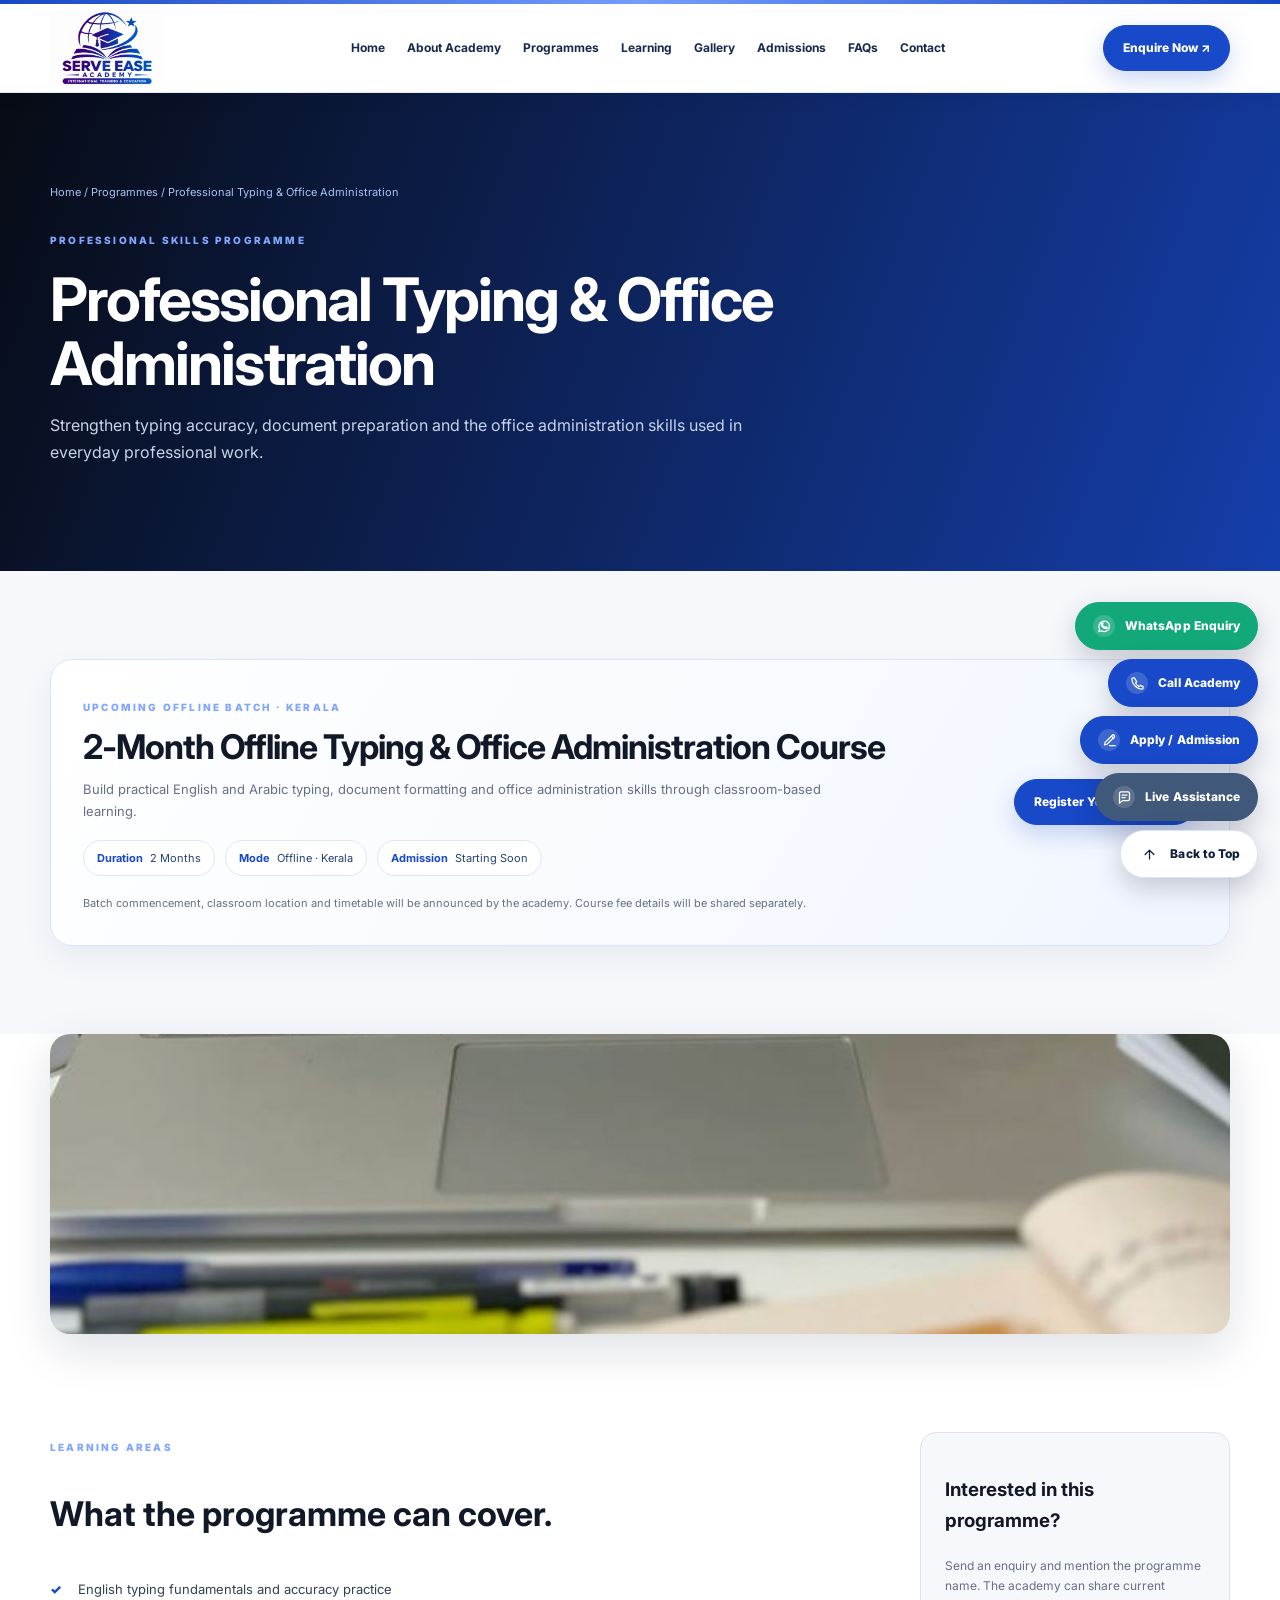
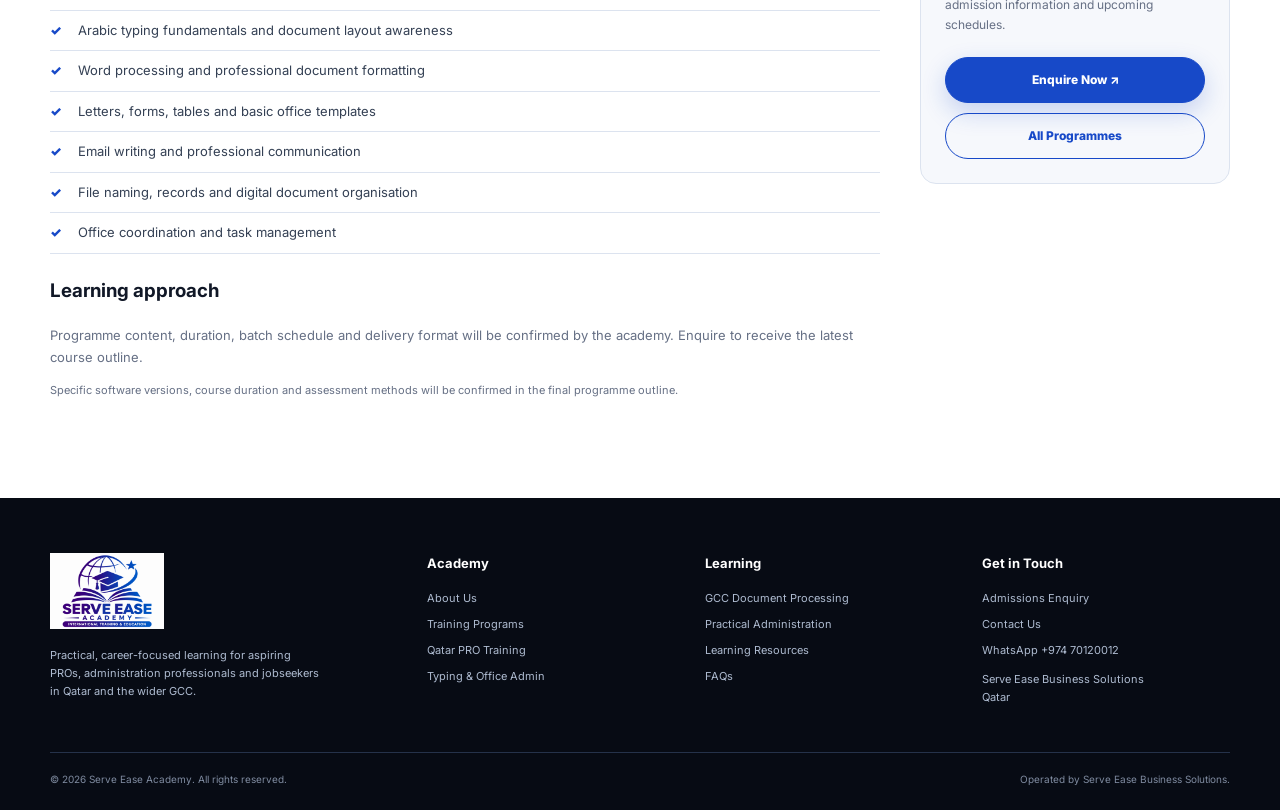
<file: typing.html>
<!doctype html><html lang="en"><head><meta charset="utf-8"><meta name="viewport" content="width=device-width,initial-scale=1"><title>Professional Typing & Office Administration | Serve Ease Academy</title><meta name="description" content="Strengthen typing accuracy, document preparation and the office administration skills used in everyday professional work."><meta name="theme-color" content="#070B14"><link rel="preconnect" href="https://fonts.googleapis.com"><link rel="preconnect" href="https://fonts.gstatic.com" crossorigin><link href="https://fonts.googleapis.com/css2?family=Inter:wght@400;500;600;700;800&display=swap" rel="stylesheet"><link rel="stylesheet" href="styles.css"></head><body id="top"><div class="cursor-glow" aria-hidden="true"></div><div class="loader page-loader" aria-label="Loading"><div class="round-loader" role="status" aria-label="Loading"></div></div><div class="topline"></div><header class="nav"><div class="wrap navin"><a class="brand" href="index.html"><img class="brandlogo" src="assets/serve-ease-academy-logo.png" alt="Serve Ease Academy — International Training & Education"></a><button class="menu" aria-label="Open menu">☰</button><nav class="navlinks"><a href="index.html">Home</a><a href="about.html">About Academy</a><a href="programs.html">Programmes</a><a href="learning.html">Learning</a><a href="gallery.html">Gallery</a><a href="admissions.html">Admissions</a><a href="faq.html">FAQs</a><a href="contact.html">Contact</a></nav><a class="navbtn" href="admissions.html">Enquire Now ↗</a></div></header><main><section class="pagehero"><div class="wrap"><div class="crumb"><a href="index.html">Home</a> / <a href="programs.html">Programmes</a> / Professional Typing & Office Administration</div><span class="eyebrow">Professional skills programme</span><h1>Professional Typing & Office Administration</h1><p>Strengthen typing accuracy, document preparation and the office administration skills used in everyday professional work.</p></div></section><section class="section soft"><div class="wrap"><div class="batch-callout"><div><span class="eyebrow">Upcoming offline batch · Kerala</span><h2>2-Month Offline Typing & Office Administration Course</h2><p>Build practical English and Arabic typing, document formatting and office administration skills through classroom-based learning.</p><div class="batch-meta"><span> <b>Duration</b> 2 Months</span><span><b>Mode</b> Offline · Kerala</span><span><b>Admission</b> Starting Soon</span></div><p class="batch-note">Batch commencement, classroom location and timetable will be announced by the academy. Course fee details will be shared separately.</p></div><a class="btn" href="admissions.html?programme=typing">Register Your Interest ↗</a></div></div></section><section class="section feature-image-section"><div class="wrap"><img class="feature-image" src="assets/photos/course-translation.jpg" alt="Typing and document preparation practice"></div></section><section class="section"><div class="wrap detail"><div><span class="eyebrow">Learning areas</span><h2 style="font-size:34px">What the programme can cover.</h2><ul class="ticks"><li>English typing fundamentals and accuracy practice</li><li>Arabic typing fundamentals and document layout awareness</li><li>Word processing and professional document formatting</li><li>Letters, forms, tables and basic office templates</li><li>Email writing and professional communication</li><li>File naming, records and digital document organisation</li><li>Office coordination and task management</li></ul><h3>Learning approach</h3><p style="color:var(--muted);font-size:13px">Programme content, duration, batch schedule and delivery format will be confirmed by the academy. Enquire to receive the latest course outline.</p><p style="font-size:11px;color:var(--muted)">Specific software versions, course duration and assessment methods will be confirmed in the final programme outline.</p></div><aside class="sidebox"><h3>Interested in this programme?</h3><p>Send an enquiry and mention the programme name. The academy can share current admission information and upcoming schedules.</p><a class="btn" href="admissions.html?programme=typing">Enquire Now ↗</a><a class="btn ghost" style="color:var(--blue);border-color:var(--blue)" href="programs.html">All Programmes</a></aside></div></section></main><footer class="footer"><div class="wrap"><div class="footgrid"><div><div class="brand"><img class="brandlogo" src="assets/serve-ease-academy-logo.png" alt="Serve Ease Academy — International Training & Education"></div><p style="max-width:270px;margin-top:17px">Practical, career-focused learning for aspiring PROs, administration professionals and jobseekers in Qatar and the wider GCC.</p></div><div><h4>Academy</h4><a href="about.html">About Us</a><a href="programs.html">Training Programs</a><a href="qatar-pro.html">Qatar PRO Training</a><a href="typing.html">Typing & Office Admin</a></div><div><h4>Learning</h4><a href="gcc-pro.html">GCC Document Processing</a><a href="practical-admin.html">Practical Administration</a><a href="learning.html">Learning Resources</a><a href="faq.html">FAQs</a></div><div><h4>Get in Touch</h4><a href="admissions.html">Admissions Enquiry</a><a href="contact.html">Contact Us</a><a href="https://wa.me/97470120012" target="_blank" rel="noopener">WhatsApp +974 70120012</a><p>Serve Ease Business Solutions<br>Qatar</p></div></div><div class="copyright"><span>© 2026 Serve Ease Academy. All rights reserved.</span><span>Operated by Serve Ease Business Solutions.</span></div></div></footer><div class="float" aria-label="Quick contact links">
<a class="float-whatsapp" href="https://wa.me/97470120012" target="_blank" rel="noopener"><span class="fi"><svg viewBox="0 0 24 24" aria-hidden="true"><path d="M20 11.5a8.5 8.5 0 0 1-12.7 7.4L3 20l1.1-4A8.5 8.5 0 1 1 20 11.5Z"/><path d="M8.5 8.5c.4 2.5 2.5 4.6 5 5l1.2-1.2 2 1c-.3 1.5-1.3 2.2-2.8 2-3.7-.7-6.5-3.5-7.2-7.2-.2-1.5.5-2.5 2-2.8l1 2Z"/></svg></span> WhatsApp Enquiry</a>
<a class="float-call" href="tel:+97470120012"><span class="fi"><svg viewBox="0 0 24 24" aria-hidden="true"><path d="M7 3H4.8A1.8 1.8 0 0 0 3 5c.5 8.7 7.3 15.5 16 16a1.8 1.8 0 0 0 2-1.8V17l-4.5-2-2 2a14 14 0 0 1-5.7-5.7l2-2L7 3Z"/></svg></span> Call Academy</a>
<a class="float-apply" href="admissions.html"><span class="fi"><svg viewBox="0 0 24 24" aria-hidden="true"><path d="M12 20h9"/><path d="M16.5 3.5a2.1 2.1 0 0 1 3 3L8 18l-4 1 1-4Z"/><path d="m15 5 4 4"/></svg></span> Apply / Admission</a>
<a class="float-assist" href="contact.html"><span class="fi"><svg viewBox="0 0 24 24" aria-hidden="true"><path d="M4 5.5A2.5 2.5 0 0 1 6.5 3h11A2.5 2.5 0 0 1 20 5.5v9a2.5 2.5 0 0 1-2.5 2.5H9l-5 4Z"/><path d="M8 8h8M8 12h5"/></svg></span> Live Assistance</a>
<a class="float-top" href="#top"><span class="fi"><svg viewBox="0 0 24 24" aria-hidden="true"><path d="m5 12 7-7 7 7M12 5v14"/></svg></span> Back to Top</a>
</div><script src="site.js"></script></body></html>
</file>
<file: styles.css>
:root{--black:#070B14;--deep:#0C1425;--navy:#101D35;--blue:#1749C8;--blue2:#2E68F2;--ice:#EAF0FF;--white:#fff;--paper:#F6F8FC;--ink:#111827;--muted:#667085;--line:#DCE3EF;--shadow:0 20px 55px rgba(9,25,60,.12);--radius:20px}
*{box-sizing:border-box}html{scroll-behavior:smooth;scroll-padding-top:90px}body{margin:0;font-family:Inter,Arial,sans-serif;color:var(--ink);background:white;line-height:1.65;-webkit-font-smoothing:antialiased}a{color:inherit;text-decoration:none}button,input,select,textarea{font:inherit}.wrap{width:min(1180px,calc(100% - 40px));margin:auto}.topline{height:4px;background:linear-gradient(90deg,#1749C8,#76A0FF,#1749C8)}.nav{position:sticky;top:0;z-index:50;background:rgba(7,11,20,.97);backdrop-filter:blur(16px);border-bottom:1px solid rgba(255,255,255,.1)}.navin{height:78px;display:flex;align-items:center;justify-content:space-between;gap:18px}.brand{display:flex;align-items:center;gap:12px;color:#fff;font-weight:850;letter-spacing:-.4px}.brandmark{width:48px;height:48px;border-radius:14px;background:linear-gradient(145deg,#fff,#dce7ff);color:#1749C8;display:grid;place-items:center;font-family:Georgia,serif;font-size:26px;font-weight:bold}.brand small{display:block;font-size:9px;color:#9DBBFF;letter-spacing:2px;text-transform:uppercase}.navlinks{display:flex;align-items:center;gap:22px;color:#D8E0EF;font-size:12px;font-weight:700}.navlinks a:hover{color:#8FB0FF}.navbtn,.btn{display:inline-flex;align-items:center;justify-content:center;gap:9px;padding:12px 19px;border-radius:999px;background:var(--blue);color:#fff;border:1px solid var(--blue);font-size:12px;font-weight:800;box-shadow:0 9px 24px rgba(23,73,200,.22);transition:.2s;cursor:pointer}.btn:hover,.navbtn:hover{background:var(--blue2);transform:translateY(-2px)}.btn.ghost{background:transparent;border-color:#8EA7D5;box-shadow:none}.btn.white{background:white;color:var(--black);border-color:white;box-shadow:none}.menu{display:none;background:transparent;color:white;border:1px solid #33415B;border-radius:9px;padding:8px 12px;font-size:20px}
.hero{background:var(--black);color:#fff;position:relative;overflow:hidden;min-height:630px;display:flex;align-items:center}.hero:before{content:"";position:absolute;inset:0;background:radial-gradient(circle at 80% 20%,rgba(34,91,220,.35),transparent 35%),radial-gradient(circle at 90% 90%,rgba(26,74,184,.3),transparent 30%),linear-gradient(110deg,#070B14 0%,#0D1930 60%,#102D6C 100%)}.hero:after{content:"";position:absolute;right:-150px;top:-210px;width:650px;height:650px;border:1px solid rgba(139,174,255,.2);border-radius:50%;box-shadow:0 0 0 65px rgba(91,140,255,.035),0 0 0 130px rgba(91,140,255,.025)}.hero .wrap{position:relative;z-index:1;padding:100px 0}.eyebrow{font-size:10px;color:#80A6FF;font-weight:850;letter-spacing:2.2px;text-transform:uppercase}.hero h1{font-size:clamp(42px,6vw,72px);line-height:1.06;letter-spacing:-3px;max-width:780px;margin:22px 0}.hero h1 em{font-style:normal;color:#8EB0FF}.hero p{max-width:650px;color:#C5D0E2;font-size:16px;line-height:1.85}.actions{display:flex;gap:12px;flex-wrap:wrap;margin-top:28px}.hero-points{display:flex;gap:25px;flex-wrap:wrap;margin-top:52px;color:#D0D9E9;font-size:11px}.hero-points span:before{content:"◆";color:#6F9BFF;margin-right:9px;font-size:9px}
.section{padding:88px 0}.section.soft{background:var(--paper)}.section.dark{background:var(--black);color:#fff}.head{max-width:730px;margin-bottom:38px}.head.center{text-align:center;margin:0 auto 42px}.head h2,.split h2{font-size:clamp(30px,4vw,46px);letter-spacing:-1.8px;line-height:1.12;margin:12px 0}.head p,.split p{color:var(--muted);font-size:14px}.dark .head p{color:#B6C2D6}.grid3{display:grid;grid-template-columns:repeat(3,1fr);gap:18px}.grid2{display:grid;grid-template-columns:repeat(2,1fr);gap:18px}.card{background:#fff;border:1px solid var(--line);border-radius:17px;padding:25px;box-shadow:0 8px 25px rgba(9,25,60,.035);transition:.22s}.card:hover{transform:translateY(-4px);box-shadow:var(--shadow)}.cardicon{width:46px;height:46px;border-radius:13px;background:var(--ice);color:var(--blue);display:grid;place-items:center;font-size:21px;font-weight:800}.card h3{font-size:18px;margin:16px 0 8px}.card p{font-size:12px;color:var(--muted);margin:0 0 15px}.link{color:var(--blue);font-size:12px;font-weight:850}.link:hover{text-decoration:underline}.split{display:grid;grid-template-columns:1fr 1fr;gap:65px;align-items:center}.visual{min-height:390px;border-radius:24px;background:radial-gradient(circle at 50% 35%,#315FC2 0,#142D68 42%,#091326 80%);display:grid;place-items:center;position:relative;overflow:hidden;color:white}.visual:before,.visual:after{content:"";position:absolute;border:1px solid rgba(255,255,255,.2);border-radius:50%;width:300px;height:300px}.visual:after{width:440px;height:440px}.arabicmark{font-family:Georgia,serif;font-size:clamp(65px,9vw,110px);position:relative;z-index:1;color:#fff;text-shadow:0 8px 35px rgba(0,0,0,.3)}.visualcaption{position:absolute;bottom:28px;z-index:1;font-size:10px;letter-spacing:2px;color:#DCE7FF;text-transform:uppercase}.ticks{list-style:none;padding:0;margin:22px 0}.ticks li{padding:9px 0 9px 28px;border-bottom:1px solid var(--line);font-size:13px;color:#344054;position:relative}.ticks li:before{content:"✓";position:absolute;left:0;color:var(--blue);font-weight:900}
.coursecard{overflow:hidden;padding:0}.coursecard .coursebody{padding:22px}.coursecard .courseicon{height:110px;background:linear-gradient(130deg,#081225,#1749C8);display:grid;place-items:center;color:white;font-family:Georgia,serif;font-size:44px}.coursebody small{color:var(--blue);font-size:9px;letter-spacing:1.4px;text-transform:uppercase;font-weight:850}.coursebody h3{margin:8px 0}.coursebody p{min-height:54px}
.steps{counter-reset:step}.step{padding:25px;border:1px solid rgba(255,255,255,.14);background:linear-gradient(145deg,#111D32,#0A101C);border-radius:16px}.step b{color:#86A9FF;font-size:11px;letter-spacing:1.4px}.step h3{font-size:16px;margin:13px 0 6px}.step p{color:#B7C3D8;font-size:12px;margin:0}
.pricebox{background:linear-gradient(125deg,#0A1020,#143EAA);color:white;border-radius:24px;padding:45px;display:grid;grid-template-columns:1.2fr .8fr;gap:25px;align-items:center}.pricebox p{color:#D0DDF3;font-size:14px}.priceplaceholder{background:rgba(255,255,255,.1);border:1px solid rgba(255,255,255,.2);border-radius:15px;padding:24px}.priceplaceholder strong{font-size:25px;display:block}.priceplaceholder span{font-size:11px;color:#C8D6F0}
.formbox{background:#fff;border:1px solid var(--line);border-radius:18px;padding:27px;box-shadow:var(--shadow)}.formbox h3{margin:0 0 17px}.formgrid{display:grid;grid-template-columns:1fr 1fr;gap:10px}.formbox input,.formbox select,.formbox textarea{width:100%;padding:12px;border:1px solid #D7DFEB;border-radius:9px;margin-bottom:10px;font-size:12px;background:#fff}.formbox textarea{min-height:90px;resize:vertical}.formbox .btn{width:100%}.note{font-size:10px;color:#788398;margin-top:9px}
.faq{border-bottom:1px solid var(--line)}.faq button{width:100%;border:0;background:none;text-align:left;padding:18px 0;display:flex;justify-content:space-between;gap:20px;font-weight:750;cursor:pointer;color:var(--ink)}.faq button span{color:var(--blue);font-size:19px}.faq p{display:none;color:var(--muted);font-size:12px;margin:0 0 18px}.faq.open p{display:block}
.pagehero{background:linear-gradient(110deg,#070B14,#143EAA);color:white;padding:90px 0}.pagehero h1{font-size:clamp(38px,5vw,60px);line-height:1.08;letter-spacing:-2px;max-width:850px;margin:15px 0}.pagehero p{max-width:700px;color:#C6D3E8}.crumb{font-size:11px;color:#A9C2F5;margin-bottom:24px}.detail{display:grid;grid-template-columns:1fr 310px;gap:40px}.sidebox{background:var(--paper);border:1px solid var(--line);border-radius:16px;padding:24px;height:max-content}.sidebox p{font-size:12px;color:var(--muted)}.sidebox .btn{width:100%;margin-top:10px}
.footer{background:#070B14;color:#C6D0E0;padding:55px 0 22px}.footgrid{display:grid;grid-template-columns:1.4fr 1fr 1fr 1fr;gap:30px}.footer h4{color:#fff;font-size:13px;margin:0 0 14px}.footer p,.footer a{color:#AEBBD0;font-size:11px}.footer a{display:block;margin:8px 0}.footer a:hover{color:#91B1FF}.copyright{border-top:1px solid #25324A;margin-top:35px;padding-top:18px;font-size:10px;color:#7F8BA0;display:flex;justify-content:space-between;gap:12px;flex-wrap:wrap}
.float{position:fixed;right:18px;bottom:18px;z-index:60;display:flex;flex-direction:column;gap:8px}.float a{background:#fff;color:#101827;border:1px solid var(--line);border-radius:999px;padding:11px 15px;font-size:11px;font-weight:850;box-shadow:0 8px 22px rgba(0,0,0,.14)}.float a:first-child{background:#12A879;color:white;border-color:#12A879}.float a:nth-child(2){background:var(--blue);color:white;border-color:var(--blue)}
.loader{position:fixed;inset:0;z-index:999;background:#070B14;color:white;display:grid;place-items:center;transition:.4s}.loader.hide{opacity:0;visibility:hidden}.loaderinner{text-align:center}.loaderlogo{width:60px;height:60px;border-radius:17px;background:linear-gradient(145deg,#fff,#dce7ff);color:var(--blue);display:grid;place-items:center;margin:auto auto 16px;font: bold 32px Georgia}.loadbar{height:3px;width:190px;background:#24324B;margin:15px auto;overflow:hidden}.loadbar i{height:100%;display:block;background:#4C80F5;width:0;animation:load 1s forwards}@keyframes load{to{width:100%}}
@media(max-width:900px){.navlinks{display:none;position:absolute;top:78px;left:0;right:0;background:#09111F;padding:20px;flex-direction:column;align-items:flex-start}.navlinks.show{display:flex}.menu{display:block}.navbtn{display:none}.grid3{grid-template-columns:1fr 1fr}.split,.pricebox,.detail{grid-template-columns:1fr}.footgrid{grid-template-columns:1fr 1fr}.visual{min-height:320px}}
@media(max-width:560px){.wrap{width:calc(100% - 30px)}.navin{height:70px}.navlinks{top:70px}.brandmark{width:42px;height:42px}.hero .wrap{padding:75px 0}.hero h1{letter-spacing:-2px}.hero p{font-size:14px}.section{padding:65px 0}.grid3,.grid2{grid-template-columns:1fr}.formgrid{grid-template-columns:1fr}.pricebox{padding:27px}.footgrid{grid-template-columns:1fr 1fr}.float{right:10px;bottom:10px}.float a{padding:9px 12px;font-size:10px}}

/* Brand preference: text-only wordmark; no emblem/logo image or monogram badge. */
.brandmark,.loaderlogo{display:none!important}
.brand{gap:0}

/* Official Serve Ease Academy logo */
.brandmark{display:none!important}
.brandlogo{display:block;width:142px;height:76px;object-fit:contain;object-position:left center}
.brand{min-width:142px;gap:0}
.navin{min-height:88px;height:auto}
@media(max-width:850px){
 .navin{min-height:76px}
 .brandlogo{width:118px;height:66px}
}

/* Photography layer: real academy learning imagery */
.hero-photo:before{background:linear-gradient(90deg,rgba(5,10,22,.94) 0%,rgba(5,12,28,.78) 48%,rgba(8,27,72,.58) 100%),url('assets/photos/hero-bg.jpg') center/cover no-repeat}
.visual-photo{padding:0;background:#0a1730}
.visual-photo:before,.visual-photo:after{display:none}
.visual-photo img{position:absolute;inset:0;width:100%;height:100%;object-fit:cover}
.visual-photo .visualcaption{left:22px;right:22px;padding:12px 15px;border-radius:10px;background:rgba(5,12,28,.78);backdrop-filter:blur(8px);text-align:center}
.programme-image{width:calc(100% + 50px);height:190px;object-fit:cover;display:block;margin:-25px -25px 20px;border-radius:16px 16px 0 0}
.card:has(.programme-image){overflow:hidden;padding-top:25px}
.card:has(.programme-image) .programme-image{margin-top:-25px}
.photo-band{background:linear-gradient(180deg,#f5f8ff,#fff)}
.photo-grid{display:grid;grid-template-columns:repeat(4,1fr);gap:14px}
.photo-grid img{width:100%;height:210px;object-fit:cover;border-radius:15px;box-shadow:0 12px 30px rgba(9,25,60,.10)}
.feature-image-section{padding-top:0;padding-bottom:10px}
.feature-image{display:block;width:100%;height:300px;object-fit:cover;border-radius:20px;box-shadow:0 16px 45px rgba(9,25,60,.13)}
@media(max-width:760px){.photo-grid{grid-template-columns:repeat(2,1fr)}.photo-grid img{height:150px}.feature-image{height:190px}.programme-image{height:150px}}

.home-course-image{display:block;width:100%;height:155px;object-fit:cover;border-radius:16px 16px 0 0}
.coursecard .courseicon{height:52px!important;font-size:22px!important}

/* Updated brand header: clean white surface to match the official logo */
.nav{background:#ffffff!important;border-bottom:1px solid #e5eaf3!important;box-shadow:0 4px 18px rgba(8,24,55,.06);backdrop-filter:none!important}
.nav .brand{color:#0b1730!important}
.nav .navlinks{color:#172b4d!important}
.nav .navlinks a{color:#172b4d!important}
.nav .navlinks a:hover{color:#1749C8!important}
.nav .brandlogo{background:#fff;object-fit:contain}
.nav .menu{color:#10264b!important;border-color:#d8e1ef!important}

/* Programme catalogue: one correctly placed image per programme card */
.programme-card{padding:0!important;overflow:hidden}
.programme-card .programme-image{display:block;width:100%;height:180px;object-fit:cover;margin:0!important;border-radius:0!important}
.programme-card .cardicon,.programme-card h3,.programme-card p,.programme-card .link{margin-left:22px;margin-right:22px}
.programme-card .cardicon{margin-top:18px;margin-bottom:12px}
.programme-card h3{margin-top:0;margin-bottom:9px}
.programme-card p{margin-top:0;margin-bottom:15px}
.programme-card .link{display:inline-block;margin-bottom:22px}


.civil-hero{background:linear-gradient(110deg,#070B14 0%,#10244b 55%,#1749C8 100%)}
.civil-intro{align-items:center}
.civil-feature{width:100%;height:340px;object-fit:cover;border-radius:20px;box-shadow:var(--shadow)}
.civil-grid{display:grid;grid-template-columns:repeat(4,1fr);gap:16px}
.civil-card{display:block;background:#fff;border:1px solid var(--line);border-radius:16px;padding:22px;box-shadow:0 8px 25px rgba(9,25,60,.04);transition:.2s}
.civil-card:hover{transform:translateY(-4px);box-shadow:var(--shadow);border-color:#9cb6f3}
.civil-card span,.civil-detail>span{font-size:10px;letter-spacing:1.5px;color:var(--blue);font-weight:850}
.civil-card h3{font-size:16px;margin:12px 0 7px;color:#101d35}
.civil-card p{font-size:12px;color:var(--muted);min-height:58px;margin:0 0 14px}
.civil-card b{font-size:11px;color:var(--blue)}
.civil-detail-list{display:grid;grid-template-columns:1fr 1fr;gap:16px}
.civil-detail{scroll-margin-top:110px;padding:24px;border:1px solid var(--line);border-radius:16px;background:#fff}
.civil-detail h3{margin:8px 0;font-size:20px}
.civil-detail p{font-size:13px;color:var(--muted);margin:0}
.tagrow{display:flex;flex-wrap:wrap;gap:7px;margin-top:15px}
.tagrow i{font-style:normal;font-size:10px;color:#1749C8;background:#edf2ff;border-radius:999px;padding:5px 9px}
.civil-cta{display:flex;align-items:center;justify-content:space-between;gap:24px}
.civil-cta p{color:#c7d3e8;max-width:650px}
@media(max-width:850px){.civil-grid{grid-template-columns:repeat(2,1fr)}}
@media(max-width:560px){.civil-grid,.civil-detail-list{grid-template-columns:1fr}.civil-feature{height:220px}.civil-cta{display:block}.civil-cta .btn{margin-top:12px}}


/* Homepage animated statistics */
.stats-band{background:#fff;border-top:1px solid var(--line);border-bottom:1px solid var(--line);padding:24px 0}
.stats-grid{display:grid;grid-template-columns:repeat(4,1fr);gap:16px}
.stat-card{min-height:102px;border:1px solid #dce5f5;border-radius:16px;background:linear-gradient(145deg,#fff,#f6f8fd);display:flex;flex-direction:column;align-items:center;justify-content:center;text-align:center;padding:16px;box-shadow:0 8px 24px rgba(12,31,70,.04)}
.stat-card strong{font-family:Georgia,serif;color:#123b9d;font-size:30px;line-height:1.1;letter-spacing:-.5px}
.stat-card p{margin:7px 0 0;color:#52617a;font-size:12px;font-weight:650}
.float{position:fixed;right:18px;bottom:18px;z-index:90;display:flex;flex-direction:column;align-items:flex-end;gap:8px}
.float a{display:flex;align-items:center;gap:9px;min-height:42px;background:#fff;color:#10203b;border:1px solid rgba(255,255,255,.15);border-radius:999px;padding:10px 15px;font-size:12px;font-weight:800;box-shadow:0 9px 26px rgba(0,0,0,.18);transition:transform .18s ease,box-shadow .18s ease}
.float a:hover{transform:translateX(-4px);box-shadow:0 12px 30px rgba(0,0,0,.22)}
.float a span{display:inline-grid;place-items:center;width:19px;height:19px;border-radius:50%;font-size:14px;font-weight:900}
.float .float-whatsapp{background:#0e9f86;color:white;border-color:#0e9f86}
.float .float-call{background:#102b52;color:#fff;border-color:#102b52}
.float .float-apply{background:#1749C8;color:#fff;border-color:#1749C8}
.float .float-assist{background:#405879;color:#fff;border-color:#405879}
.float .float-top{background:#fff;color:#10203b}
@media(max-width:700px){.stats-grid{grid-template-columns:repeat(2,1fr);gap:10px}.stat-card{min-height:88px}.stat-card strong{font-size:25px}.float{right:9px;bottom:10px;gap:6px}.float a{min-height:37px;padding:8px 11px;font-size:10px}.float a span{width:16px;height:16px}}
@media(prefers-reduced-motion:reduce){.float a{transition:none}}


/* Serve Ease Academy page loading system */
.loader{position:fixed;inset:0;z-index:9999;background:#070B14;color:#fff;display:grid;place-items:center;opacity:1;visibility:visible;transition:opacity .38s ease,visibility .38s ease}
.loader.hide{opacity:0;visibility:hidden;pointer-events:none}
.loaderinner{width:min(330px,85vw);text-align:center;display:flex;flex-direction:column;align-items:center;gap:13px}
.loader-brand{width:132px;height:100px;background:#fff;border-radius:16px;padding:7px;display:grid;place-items:center;box-shadow:0 12px 38px rgba(23,73,200,.2)}
.loader-brand img{display:block;width:100%;height:100%;object-fit:contain}
.home-loader .loaderinner>b{font-size:16px;letter-spacing:1.2px;font-weight:850}
.home-loader .loadbar{width:190px;height:4px;background:#25324a;border-radius:20px;overflow:hidden;margin-top:3px}
.home-loader .loadbar i{display:block;height:100%;width:0;background:linear-gradient(90deg,#1749C8,#76A0FF);border-radius:20px;animation:homeProgress 1.35s ease-out forwards}
.loader-percent{font-size:12px;color:#91B1FF;font-weight:800;letter-spacing:1px;font-variant-numeric:tabular-nums}
.home-loader small{font-size:9px;color:#93A4C1;letter-spacing:2px}
@keyframes homeProgress{0%{width:0}100%{width:100%}}
.page-loader{background:rgba(255,255,255,.97);backdrop-filter:blur(5px)}
.round-loader{width:54px;height:54px;border-radius:50%;border:5px solid #dce7ff;border-top-color:#1749C8;border-right-color:#2E68F2;box-shadow:0 5px 22px rgba(23,73,200,.12);animation:roundSpin .72s linear infinite}
@keyframes roundSpin{to{transform:rotate(360deg)}}
@media(prefers-reduced-motion:reduce){.round-loader{animation-duration:1.8s}.home-loader .loadbar i{animation-duration:1.8s}}


/* Subtle blue cursor spotlight — desktop pointer devices only */
.cursor-glow{
  position:fixed;
  left:0;top:0;
  width:112px;height:112px;
  border-radius:50%;
  pointer-events:none;
  z-index:9998;
  opacity:0;
  transform:translate3d(-50%,-50%,0);
  background:radial-gradient(circle,
    rgba(46,104,242,.34) 0%,
    rgba(23,73,200,.20) 19%,
    rgba(46,104,242,.09) 43%,
    rgba(46,104,242,0) 72%);
  filter:blur(1px);
  transition:opacity .22s ease;
  mix-blend-mode:screen;
  will-change:transform;
}
.cursor-glow::before{
  content:"";
  position:absolute;
  inset:34px;
  border:1px solid rgba(95,145,255,.42);
  border-radius:50%;
  box-shadow:0 0 18px rgba(46,104,242,.24),inset 0 0 12px rgba(46,104,242,.10);
}
.cursor-glow::after{
  content:"";
  position:absolute;
  width:9px;height:9px;
  left:50%;top:50%;
  transform:translate(-50%,-50%);
  border-radius:50%;
  background:#4D83FF;
  box-shadow:0 0 10px 3px rgba(46,104,242,.55),0 0 26px 8px rgba(46,104,242,.22);
}
@media (hover:none),(pointer:coarse),(prefers-reduced-motion:reduce){
  .cursor-glow{display:none!important}
}

/* Final premium statistic cards — consistent with the larger reference cards. */
.stats-band{background:#f3f6fc;border-top:1px solid #e4eaf5;border-bottom:1px solid #e4eaf5;padding:38px 0}
.stats-grid{display:grid;grid-template-columns:repeat(4,minmax(0,1fr));gap:22px;align-items:stretch}
.stat-card{min-height:142px;border:1px solid #e0e7f3;border-radius:25px;background:#fff;display:flex;flex-direction:column;align-items:center;justify-content:center;text-align:center;padding:22px 18px;box-shadow:0 12px 32px rgba(13,35,77,.08);transition:transform .22s ease,box-shadow .22s ease,border-color .22s ease}
.stat-card:hover{transform:translateY(-5px);box-shadow:0 18px 40px rgba(13,35,77,.13);border-color:#b9cdf8}
.stat-card strong{font-family:Inter,Arial,sans-serif;color:#1749c8;font-size:40px;font-weight:850;line-height:1.05;letter-spacing:-1.2px;font-variant-numeric:tabular-nums}
.stat-card p{margin:11px 0 0;color:#26344d;font-size:14px;font-weight:650}

/* Refined floating quick-contact dock with clean icon tiles. */
.float{position:fixed;right:22px;bottom:22px;z-index:1000;display:flex;flex-direction:column;align-items:flex-end;gap:9px;max-width:calc(100vw - 24px)}
.float a{display:flex;align-items:center;gap:10px;min-height:48px;background:#fff;color:#10203b;border:1px solid rgba(255,255,255,.25);border-radius:999px;padding:10px 17px;font-size:12px;font-weight:800;letter-spacing:.05px;box-shadow:0 10px 28px rgba(5,16,39,.20);transition:transform .2s ease,box-shadow .2s ease,filter .2s ease;text-decoration:none;white-space:nowrap}
.float a:hover{transform:translateX(-5px);box-shadow:0 14px 34px rgba(5,16,39,.25);filter:brightness(1.04)}
.float a .fi{width:22px;height:22px;display:inline-grid;place-items:center;flex:0 0 22px;border-radius:50%;background:rgba(255,255,255,.16)}
.float a .fi svg{width:15px;height:15px;display:block;stroke:currentColor;fill:none;stroke-width:2;stroke-linecap:round;stroke-linejoin:round}
.float .float-whatsapp{background:#079b83;color:#fff;border-color:#079b83}
.float .float-call{background:#102b52;color:#fff;border-color:#102b52}
.float .float-apply{background:#1749c8;color:#fff;border-color:#1749c8}
.float .float-assist{background:#405879;color:#fff;border-color:#405879}
.float .float-top{background:#fff;color:#10203b;border-color:#dce5f5}
@media(max-width:760px){
 .stats-band{padding:24px 0}
 .stats-grid{grid-template-columns:repeat(2,minmax(0,1fr));gap:12px}
 .stat-card{min-height:112px;border-radius:19px;padding:16px 10px}
 .stat-card strong{font-size:30px}
 .stat-card p{font-size:11px;margin-top:8px}
 .float{right:10px;bottom:12px;gap:7px}
 .float a{min-height:42px;padding:9px 12px;font-size:11px;gap:8px}
 .float a .fi{width:19px;height:19px;flex-basis:19px}
}
@media(prefers-reduced-motion:reduce){.stat-card,.float a{transition:none}.stat-card:hover,.float a:hover{transform:none}}

/* Final structure additions: Academy gallery and upcoming typing batch */
.gallery-grid{display:grid;grid-template-columns:repeat(3,minmax(0,1fr));gap:20px}
.gallery-grid figure{margin:0;background:#fff;border:1px solid var(--line);border-radius:17px;overflow:hidden;box-shadow:0 8px 25px rgba(9,25,60,.06);transition:transform .22s,box-shadow .22s}
.gallery-grid figure:hover{transform:translateY(-4px);box-shadow:var(--shadow)}
.gallery-grid img{display:block;width:100%;height:225px;object-fit:cover}
.gallery-grid figcaption{padding:14px 17px;font-size:13px;font-weight:800;color:var(--ink)}
.batch-callout{display:flex;align-items:center;justify-content:space-between;gap:28px;padding:32px;border:1px solid #d9e4fb;border-radius:22px;background:linear-gradient(120deg,#fff 0%,#f1f6ff 100%);box-shadow:0 12px 32px rgba(9,25,60,.06)}
.batch-callout h2{font-size:clamp(24px,3vw,34px);line-height:1.15;letter-spacing:-1px;margin:9px 0}
.batch-callout p{max-width:760px;color:var(--muted);font-size:13px}
.batch-meta{display:flex;flex-wrap:wrap;gap:10px;margin:18px 0}
.batch-meta span{display:flex;gap:7px;align-items:center;background:#fff;border:1px solid #dce6f8;border-radius:999px;padding:8px 13px;font-size:11px;color:#24416f}
.batch-meta b{color:var(--blue)}
.batch-callout .batch-note{font-size:11px;margin-bottom:0}
@media(max-width:900px){.gallery-grid{grid-template-columns:repeat(2,minmax(0,1fr))}.batch-callout{align-items:flex-start;flex-direction:column}}
@media(max-width:560px){.gallery-grid{grid-template-columns:1fr}.gallery-grid img{height:210px}.batch-callout{padding:22px}}
</file>
